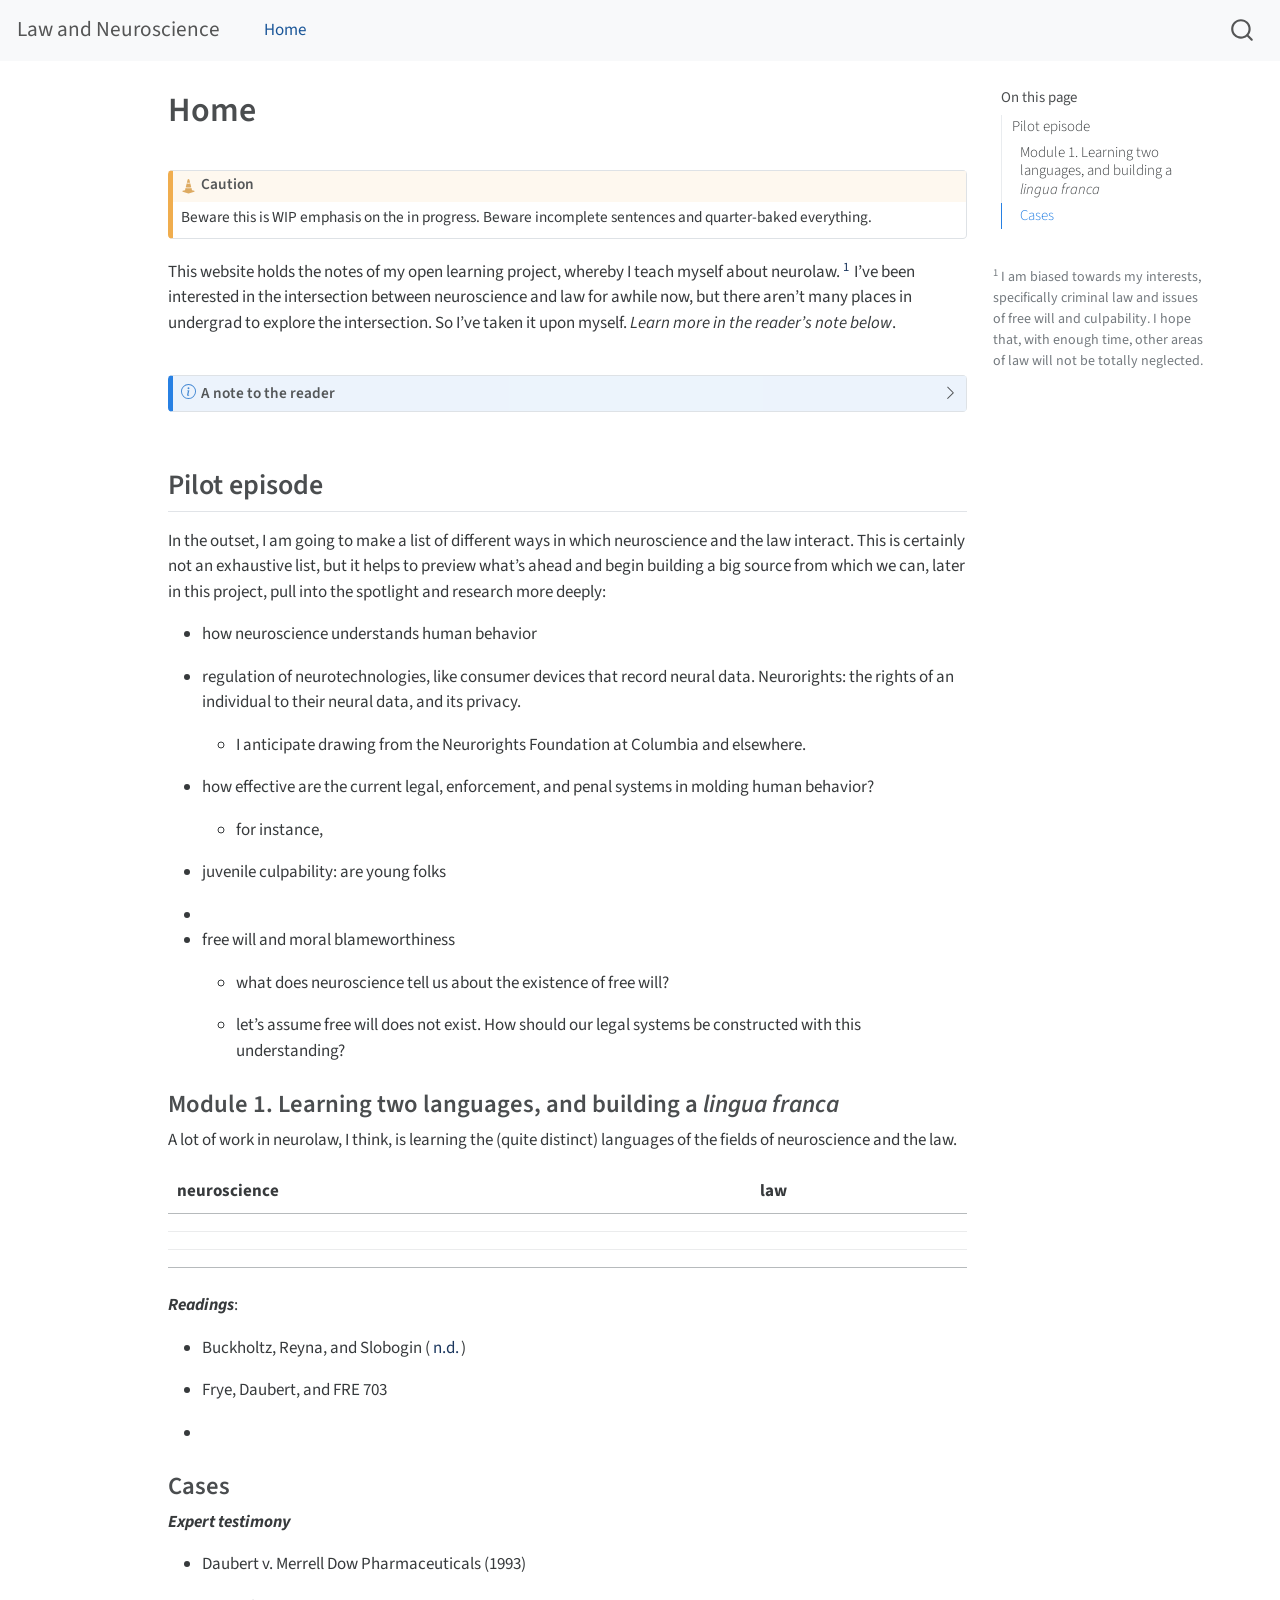
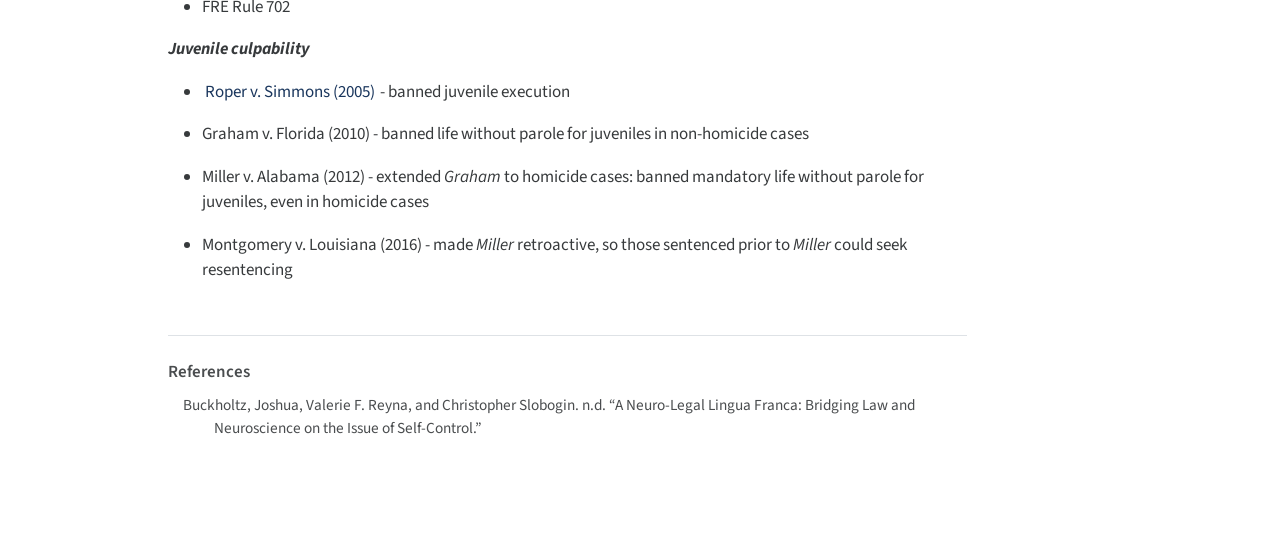
<file: index.html>
<!DOCTYPE html>
<html xmlns="http://www.w3.org/1999/xhtml" lang="en" xml:lang="en"><head>

<meta charset="utf-8">
<meta name="generator" content="quarto-1.3.353">

<meta name="viewport" content="width=device-width, initial-scale=1.0, user-scalable=yes">


<title>Law and Neuroscience - Home</title>
<style>
code{white-space: pre-wrap;}
span.smallcaps{font-variant: small-caps;}
div.columns{display: flex; gap: min(4vw, 1.5em);}
div.column{flex: auto; overflow-x: auto;}
div.hanging-indent{margin-left: 1.5em; text-indent: -1.5em;}
ul.task-list{list-style: none;}
ul.task-list li input[type="checkbox"] {
  width: 0.8em;
  margin: 0 0.8em 0.2em -1em; /* quarto-specific, see https://github.com/quarto-dev/quarto-cli/issues/4556 */ 
  vertical-align: middle;
}
/* CSS for citations */
div.csl-bib-body { }
div.csl-entry {
  clear: both;
}
.hanging-indent div.csl-entry {
  margin-left:2em;
  text-indent:-2em;
}
div.csl-left-margin {
  min-width:2em;
  float:left;
}
div.csl-right-inline {
  margin-left:2em;
  padding-left:1em;
}
div.csl-indent {
  margin-left: 2em;
}</style>


<script src="site_libs/quarto-nav/quarto-nav.js"></script>
<script src="site_libs/quarto-nav/headroom.min.js"></script>
<script src="site_libs/clipboard/clipboard.min.js"></script>
<script src="site_libs/quarto-search/autocomplete.umd.js"></script>
<script src="site_libs/quarto-search/fuse.min.js"></script>
<script src="site_libs/quarto-search/quarto-search.js"></script>
<meta name="quarto:offset" content="./">
<script src="site_libs/quarto-html/quarto.js"></script>
<script src="site_libs/quarto-html/popper.min.js"></script>
<script src="site_libs/quarto-html/tippy.umd.min.js"></script>
<script src="site_libs/quarto-html/anchor.min.js"></script>
<link href="site_libs/quarto-html/tippy.css" rel="stylesheet">
<link href="site_libs/quarto-html/quarto-syntax-highlighting.css" rel="stylesheet" id="quarto-text-highlighting-styles">
<script src="site_libs/bootstrap/bootstrap.min.js"></script>
<link href="site_libs/bootstrap/bootstrap-icons.css" rel="stylesheet">
<link href="site_libs/bootstrap/bootstrap.min.css" rel="stylesheet" id="quarto-bootstrap" data-mode="light">
<script id="quarto-search-options" type="application/json">{
  "location": "navbar",
  "copy-button": false,
  "collapse-after": 3,
  "panel-placement": "end",
  "type": "overlay",
  "limit": 20,
  "language": {
    "search-no-results-text": "No results",
    "search-matching-documents-text": "matching documents",
    "search-copy-link-title": "Copy link to search",
    "search-hide-matches-text": "Hide additional matches",
    "search-more-match-text": "more match in this document",
    "search-more-matches-text": "more matches in this document",
    "search-clear-button-title": "Clear",
    "search-detached-cancel-button-title": "Cancel",
    "search-submit-button-title": "Submit"
  }
}</script>


<link rel="stylesheet" href="styles.css">
</head>

<body class="nav-fixed">

<div id="quarto-search-results"></div>
  <header id="quarto-header" class="headroom fixed-top">
    <nav class="navbar navbar-expand-lg navbar-dark ">
      <div class="navbar-container container-fluid">
      <div class="navbar-brand-container">
    <a class="navbar-brand" href="./index.html">
    <span class="navbar-title">Law and Neuroscience</span>
    </a>
  </div>
            <div id="quarto-search" class="" title="Search"></div>
          <button class="navbar-toggler" type="button" data-bs-toggle="collapse" data-bs-target="#navbarCollapse" aria-controls="navbarCollapse" aria-expanded="false" aria-label="Toggle navigation" onclick="if (window.quartoToggleHeadroom) { window.quartoToggleHeadroom(); }">
  <span class="navbar-toggler-icon"></span>
</button>
          <div class="collapse navbar-collapse" id="navbarCollapse">
            <ul class="navbar-nav navbar-nav-scroll me-auto">
  <li class="nav-item">
    <a class="nav-link active" href="./index.html" rel="" target="" aria-current="page">
 <span class="menu-text">Home</span></a>
  </li>  
</ul>
            <div class="quarto-navbar-tools ms-auto">
</div>
          </div> <!-- /navcollapse -->
      </div> <!-- /container-fluid -->
    </nav>
</header>
<!-- content -->
<div id="quarto-content" class="quarto-container page-columns page-rows-contents page-layout-article page-navbar">
<!-- sidebar -->
<!-- margin-sidebar -->
    <div id="quarto-margin-sidebar" class="sidebar margin-sidebar">
        <nav id="TOC" role="doc-toc" class="toc-active">
    <h2 id="toc-title">On this page</h2>
   
  <ul>
  <li><a href="#pilot-episode" id="toc-pilot-episode" class="nav-link active" data-scroll-target="#pilot-episode">Pilot episode</a>
  <ul class="collapse">
  <li><a href="#module-1.-learning-two-languages-and-building-a-lingua-franca" id="toc-module-1.-learning-two-languages-and-building-a-lingua-franca" class="nav-link" data-scroll-target="#module-1.-learning-two-languages-and-building-a-lingua-franca">Module 1. Learning two languages, and building a <em>lingua franca</em></a></li>
  <li><a href="#cases" id="toc-cases" class="nav-link" data-scroll-target="#cases">Cases</a></li>
  </ul></li>
  </ul>
</nav>
    </div>
<!-- main -->
<main class="content page-columns page-full" id="quarto-document-content">

<header id="title-block-header" class="quarto-title-block default">
<div class="quarto-title">
<h1 class="title">Home</h1>
</div>



<div class="quarto-title-meta">

    
  
    
  </div>
  

</header>

<div class="callout callout-style-default callout-caution callout-titled">
<div class="callout-header d-flex align-content-center">
<div class="callout-icon-container">
<i class="callout-icon"></i>
</div>
<div class="callout-title-container flex-fill">
Caution
</div>
</div>
<div class="callout-body-container callout-body">
<p>Beware this is WIP emphasis on the in progress. Beware incomplete sentences and quarter-baked everything.</p>
</div>
</div>
<div class="page-columns page-full"><p>This website holds the notes of my open learning project, whereby I teach myself about neurolaw.<a href="#fn1" class="footnote-ref" id="fnref1" role="doc-noteref"><sup>1</sup></a> I’ve been interested in the intersection between neuroscience and law for awhile now, but there aren’t many places in undergrad to explore the intersection. So I’ve taken it upon myself. <em>Learn more in the reader’s note below</em>.</p><div class="no-row-height column-margin column-container"><li id="fn1"><p><sup>1</sup>&nbsp;I am biased towards my interests, specifically criminal law and issues of free will and culpability. I hope that, with enough time, other areas of law will not be totally neglected.</p></li></div></div>
<div class="callout callout-style-default callout-note callout-titled">
<div class="callout-header d-flex align-content-center" data-bs-toggle="collapse" data-bs-target=".callout-2-contents" aria-controls="callout-2" aria-expanded="false" aria-label="Toggle callout">
<div class="callout-icon-container">
<i class="callout-icon"></i>
</div>
<div class="callout-title-container flex-fill">
A note to the reader
</div>
<div class="callout-btn-toggle d-inline-block border-0 py-1 ps-1 pe-0 float-end"><i class="callout-toggle"></i></div>
</div>
<div id="callout-2" class="callout-2-contents callout-collapse collapse">
<div class="callout-body-container callout-body">
<p>What you’ll find ahead is a living and growing document reflecting what I’m calling an open learning project: a personal project whereby I take up the task of teaching law &amp; neuroscience to myself.</p>
<p>Prior to arriving to college, I stumbled upon the budding field of fusion between law and neuroscience, neurolaw. Why combine these? In short, they both seek answers to questions about the same thing: how humans behave. And, at first glance, they appear to adopt differing goals: neuroscience, on one hand, aims to describe and explain the (neural, physical) mechanisms behind human behavior. Law, on the other, often dwells in the normative world of behavior: let’s draw boundaries between those behaviors that are acceptable, versus those which are not, and then enforce these boundaries by constraining individual behaviors. So, in short: why not combine them? They’re considering the same human behavior; each field has a great deal of things to learn; and in my view, their historical separation is poor judgment.</p>
<p>The one or two courses whose syllabi promised to teach me something about neurolaw, I sought to take. But the instructor permission system ubiquitous at my uni personally slighted me. Of course, I do not need to wait to be taught: I have an internet connection and a small flame that needs little more than some kindling. And besides, historically, I have had far more fun learning-teaching on my own terms than what the 6 terms of college courses I’ve taken thus far have offered me.</p>
<p>I believe the best way to learn something is to teach it (albeit into the ether, in this instance). So this is what that is: like a college course, but if the professor came on the first day and told the class, I don’t know anything either, let’s explore together. And if the professor and student were one and the same, only individual in that room.</p>
<p>As I said, below is a living document. I take up the never-ending work of making changes, big and small, to what follows. The content may not be refined. That fact may disappoint you, or at least justifiably discourage you from taking my words as biblical, but it is a novel joy for me to embrace such a philosophy of unrefinedness. Alas I have (not so uniquely) succumbed under a self-imposed weight of perfectionism. That which I create must be smoothed into marble before it goes live. I have long grown disdainful of this aspect of my working style, and the “thinly sliced edge” of the present moment is literally the only time I can do something about it. In other words, this project is not a product of my learning; the reverse is more accurate.</p>
<p>happy browsing —</p>
<p>Silas</p>
<p>May 2026</p>
</div>
</div>
</div>
<section id="pilot-episode" class="level2">
<h2 class="anchored" data-anchor-id="pilot-episode">Pilot episode</h2>
<p>In the outset, I am going to make a list of different ways in which neuroscience and the law interact. This is certainly not an exhaustive list, but it helps to preview what’s ahead and begin building a big source from which we can, later in this project, pull into the spotlight and research more deeply:</p>
<ul>
<li><p>how neuroscience understands human behavior</p></li>
<li><p>regulation of neurotechnologies, like consumer devices that record neural data. Neurorights: the rights of an individual to their neural data, and its privacy.</p>
<ul>
<li>I anticipate drawing from the Neurorights Foundation at Columbia and elsewhere.</li>
</ul></li>
<li><p>how effective are the current legal, enforcement, and penal systems in molding human behavior?</p>
<ul>
<li>for instance,</li>
</ul></li>
<li><p>juvenile culpability: are young folks</p></li>
<li></li>
<li><p>free will and moral blameworthiness</p>
<ul>
<li><p>what does neuroscience tell us about the existence of free will?</p></li>
<li><p>let’s assume free will does not exist. How should our legal systems be constructed with this understanding?</p></li>
</ul></li>
</ul>
<section id="module-1.-learning-two-languages-and-building-a-lingua-franca" class="level3">
<h3 class="anchored" data-anchor-id="module-1.-learning-two-languages-and-building-a-lingua-franca">Module 1. Learning two languages, and building a <em>lingua franca</em></h3>
<p>A lot of work in neurolaw, I think, is learning the (quite distinct) languages of the fields of neuroscience and the law.</p>
<table class="table">
<thead>
<tr class="header">
<th>neuroscience</th>
<th>law</th>
</tr>
</thead>
<tbody>
<tr class="odd">
<td></td>
<td></td>
</tr>
<tr class="even">
<td></td>
<td></td>
</tr>
<tr class="odd">
<td></td>
<td></td>
</tr>
</tbody>
</table>
<p><strong><em>Readings</em></strong>:</p>
<ul>
<li><p><span class="citation" data-cites="buckholtz">Buckholtz, Reyna, and Slobogin (<a href="#ref-buckholtz" role="doc-biblioref">n.d.</a>)</span></p></li>
<li><p>Frye, Daubert, and FRE 703</p></li>
<li></li>
</ul>
</section>
<section id="cases" class="level3">
<h3 class="anchored" data-anchor-id="cases">Cases</h3>
<p><strong><em>Expert testimony</em></strong></p>
<ul>
<li><p>Daubert v. Merrell Dow Pharmaceuticals (1993)</p></li>
<li><p>FRE Rule 702</p></li>
</ul>
<p><strong><em>Juvenile culpability</em></strong></p>
<ul>
<li><p><a href="https://lawneuro.github.io/543-US-551">Roper v. Simmons (2005)</a> - banned juvenile execution</p></li>
<li><p>Graham v. Florida (2010) - banned life without parole for juveniles in non-homicide cases</p></li>
<li><p>Miller v. Alabama (2012) - extended <em>Graham</em> to homicide cases: banned mandatory life without parole for juveniles, even in homicide cases</p></li>
<li><p>Montgomery v. Louisiana (2016) - made <em>Miller</em> retroactive, so those sentenced prior to <em>Miller</em> could seek resentencing</p></li>
</ul>



</section>
</section>


<div id="quarto-appendix" class="default"><section class="quarto-appendix-contents" role="doc-bibliography"><h2 class="anchored quarto-appendix-heading">References</h2><div id="refs" class="references csl-bib-body hanging-indent" role="list">
<div id="ref-buckholtz" class="csl-entry" role="listitem">
Buckholtz, Joshua, Valerie F. Reyna, and Christopher Slobogin. n.d. <span>“A Neuro-Legal Lingua Franca: Bridging Law and Neuroscience on the Issue of Self-Control.”</span>
</div>
</div></section></div></main> <!-- /main -->
<script id="quarto-html-after-body" type="application/javascript">
window.document.addEventListener("DOMContentLoaded", function (event) {
  const toggleBodyColorMode = (bsSheetEl) => {
    const mode = bsSheetEl.getAttribute("data-mode");
    const bodyEl = window.document.querySelector("body");
    if (mode === "dark") {
      bodyEl.classList.add("quarto-dark");
      bodyEl.classList.remove("quarto-light");
    } else {
      bodyEl.classList.add("quarto-light");
      bodyEl.classList.remove("quarto-dark");
    }
  }
  const toggleBodyColorPrimary = () => {
    const bsSheetEl = window.document.querySelector("link#quarto-bootstrap");
    if (bsSheetEl) {
      toggleBodyColorMode(bsSheetEl);
    }
  }
  toggleBodyColorPrimary();  
  const icon = "";
  const anchorJS = new window.AnchorJS();
  anchorJS.options = {
    placement: 'right',
    icon: icon
  };
  anchorJS.add('.anchored');
  const isCodeAnnotation = (el) => {
    for (const clz of el.classList) {
      if (clz.startsWith('code-annotation-')) {                     
        return true;
      }
    }
    return false;
  }
  const clipboard = new window.ClipboardJS('.code-copy-button', {
    text: function(trigger) {
      const codeEl = trigger.previousElementSibling.cloneNode(true);
      for (const childEl of codeEl.children) {
        if (isCodeAnnotation(childEl)) {
          childEl.remove();
        }
      }
      return codeEl.innerText;
    }
  });
  clipboard.on('success', function(e) {
    // button target
    const button = e.trigger;
    // don't keep focus
    button.blur();
    // flash "checked"
    button.classList.add('code-copy-button-checked');
    var currentTitle = button.getAttribute("title");
    button.setAttribute("title", "Copied!");
    let tooltip;
    if (window.bootstrap) {
      button.setAttribute("data-bs-toggle", "tooltip");
      button.setAttribute("data-bs-placement", "left");
      button.setAttribute("data-bs-title", "Copied!");
      tooltip = new bootstrap.Tooltip(button, 
        { trigger: "manual", 
          customClass: "code-copy-button-tooltip",
          offset: [0, -8]});
      tooltip.show();    
    }
    setTimeout(function() {
      if (tooltip) {
        tooltip.hide();
        button.removeAttribute("data-bs-title");
        button.removeAttribute("data-bs-toggle");
        button.removeAttribute("data-bs-placement");
      }
      button.setAttribute("title", currentTitle);
      button.classList.remove('code-copy-button-checked');
    }, 1000);
    // clear code selection
    e.clearSelection();
  });
  function tippyHover(el, contentFn) {
    const config = {
      allowHTML: true,
      content: contentFn,
      maxWidth: 500,
      delay: 100,
      arrow: false,
      appendTo: function(el) {
          return el.parentElement;
      },
      interactive: true,
      interactiveBorder: 10,
      theme: 'quarto',
      placement: 'bottom-start'
    };
    window.tippy(el, config); 
  }
  const noterefs = window.document.querySelectorAll('a[role="doc-noteref"]');
  for (var i=0; i<noterefs.length; i++) {
    const ref = noterefs[i];
    tippyHover(ref, function() {
      // use id or data attribute instead here
      let href = ref.getAttribute('data-footnote-href') || ref.getAttribute('href');
      try { href = new URL(href).hash; } catch {}
      const id = href.replace(/^#\/?/, "");
      const note = window.document.getElementById(id);
      return note.innerHTML;
    });
  }
      let selectedAnnoteEl;
      const selectorForAnnotation = ( cell, annotation) => {
        let cellAttr = 'data-code-cell="' + cell + '"';
        let lineAttr = 'data-code-annotation="' +  annotation + '"';
        const selector = 'span[' + cellAttr + '][' + lineAttr + ']';
        return selector;
      }
      const selectCodeLines = (annoteEl) => {
        const doc = window.document;
        const targetCell = annoteEl.getAttribute("data-target-cell");
        const targetAnnotation = annoteEl.getAttribute("data-target-annotation");
        const annoteSpan = window.document.querySelector(selectorForAnnotation(targetCell, targetAnnotation));
        const lines = annoteSpan.getAttribute("data-code-lines").split(",");
        const lineIds = lines.map((line) => {
          return targetCell + "-" + line;
        })
        let top = null;
        let height = null;
        let parent = null;
        if (lineIds.length > 0) {
            //compute the position of the single el (top and bottom and make a div)
            const el = window.document.getElementById(lineIds[0]);
            top = el.offsetTop;
            height = el.offsetHeight;
            parent = el.parentElement.parentElement;
          if (lineIds.length > 1) {
            const lastEl = window.document.getElementById(lineIds[lineIds.length - 1]);
            const bottom = lastEl.offsetTop + lastEl.offsetHeight;
            height = bottom - top;
          }
          if (top !== null && height !== null && parent !== null) {
            // cook up a div (if necessary) and position it 
            let div = window.document.getElementById("code-annotation-line-highlight");
            if (div === null) {
              div = window.document.createElement("div");
              div.setAttribute("id", "code-annotation-line-highlight");
              div.style.position = 'absolute';
              parent.appendChild(div);
            }
            div.style.top = top - 2 + "px";
            div.style.height = height + 4 + "px";
            let gutterDiv = window.document.getElementById("code-annotation-line-highlight-gutter");
            if (gutterDiv === null) {
              gutterDiv = window.document.createElement("div");
              gutterDiv.setAttribute("id", "code-annotation-line-highlight-gutter");
              gutterDiv.style.position = 'absolute';
              const codeCell = window.document.getElementById(targetCell);
              const gutter = codeCell.querySelector('.code-annotation-gutter');
              gutter.appendChild(gutterDiv);
            }
            gutterDiv.style.top = top - 2 + "px";
            gutterDiv.style.height = height + 4 + "px";
          }
          selectedAnnoteEl = annoteEl;
        }
      };
      const unselectCodeLines = () => {
        const elementsIds = ["code-annotation-line-highlight", "code-annotation-line-highlight-gutter"];
        elementsIds.forEach((elId) => {
          const div = window.document.getElementById(elId);
          if (div) {
            div.remove();
          }
        });
        selectedAnnoteEl = undefined;
      };
      // Attach click handler to the DT
      const annoteDls = window.document.querySelectorAll('dt[data-target-cell]');
      for (const annoteDlNode of annoteDls) {
        annoteDlNode.addEventListener('click', (event) => {
          const clickedEl = event.target;
          if (clickedEl !== selectedAnnoteEl) {
            unselectCodeLines();
            const activeEl = window.document.querySelector('dt[data-target-cell].code-annotation-active');
            if (activeEl) {
              activeEl.classList.remove('code-annotation-active');
            }
            selectCodeLines(clickedEl);
            clickedEl.classList.add('code-annotation-active');
          } else {
            // Unselect the line
            unselectCodeLines();
            clickedEl.classList.remove('code-annotation-active');
          }
        });
      }
  const findCites = (el) => {
    const parentEl = el.parentElement;
    if (parentEl) {
      const cites = parentEl.dataset.cites;
      if (cites) {
        return {
          el,
          cites: cites.split(' ')
        };
      } else {
        return findCites(el.parentElement)
      }
    } else {
      return undefined;
    }
  };
  var bibliorefs = window.document.querySelectorAll('a[role="doc-biblioref"]');
  for (var i=0; i<bibliorefs.length; i++) {
    const ref = bibliorefs[i];
    const citeInfo = findCites(ref);
    if (citeInfo) {
      tippyHover(citeInfo.el, function() {
        var popup = window.document.createElement('div');
        citeInfo.cites.forEach(function(cite) {
          var citeDiv = window.document.createElement('div');
          citeDiv.classList.add('hanging-indent');
          citeDiv.classList.add('csl-entry');
          var biblioDiv = window.document.getElementById('ref-' + cite);
          if (biblioDiv) {
            citeDiv.innerHTML = biblioDiv.innerHTML;
          }
          popup.appendChild(citeDiv);
        });
        return popup.innerHTML;
      });
    }
  }
});
</script>
</div> <!-- /content -->



</body></html>
</file>
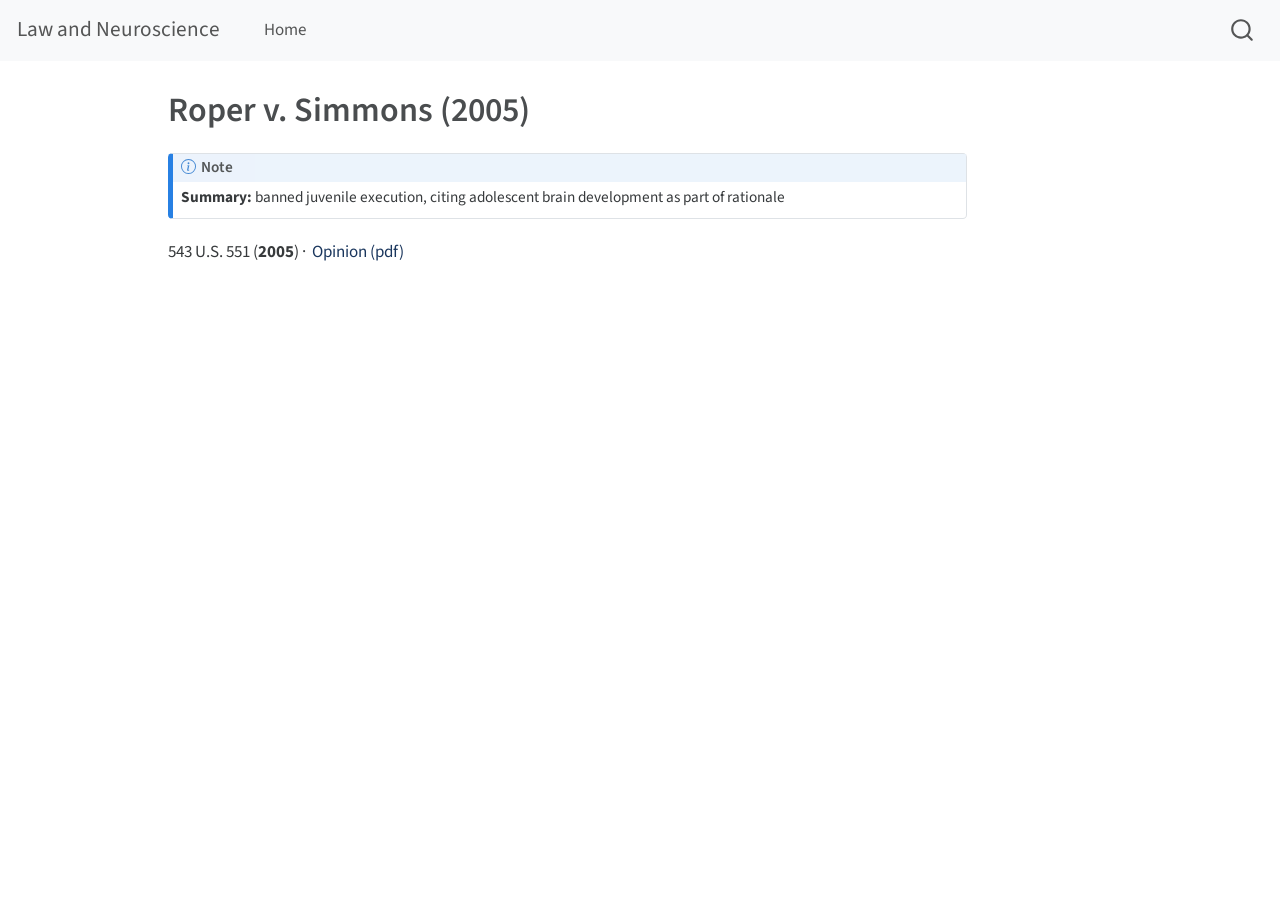
<file: 543-US-551.html>
<!DOCTYPE html>
<html xmlns="http://www.w3.org/1999/xhtml" lang="en" xml:lang="en"><head>

<meta charset="utf-8">
<meta name="generator" content="quarto-1.3.353">

<meta name="viewport" content="width=device-width, initial-scale=1.0, user-scalable=yes">


<title>Law and Neuroscience - Roper v. Simmons (2005)</title>
<style>
code{white-space: pre-wrap;}
span.smallcaps{font-variant: small-caps;}
div.columns{display: flex; gap: min(4vw, 1.5em);}
div.column{flex: auto; overflow-x: auto;}
div.hanging-indent{margin-left: 1.5em; text-indent: -1.5em;}
ul.task-list{list-style: none;}
ul.task-list li input[type="checkbox"] {
  width: 0.8em;
  margin: 0 0.8em 0.2em -1em; /* quarto-specific, see https://github.com/quarto-dev/quarto-cli/issues/4556 */ 
  vertical-align: middle;
}
</style>


<script src="site_libs/quarto-nav/quarto-nav.js"></script>
<script src="site_libs/quarto-nav/headroom.min.js"></script>
<script src="site_libs/clipboard/clipboard.min.js"></script>
<script src="site_libs/quarto-search/autocomplete.umd.js"></script>
<script src="site_libs/quarto-search/fuse.min.js"></script>
<script src="site_libs/quarto-search/quarto-search.js"></script>
<meta name="quarto:offset" content="./">
<script src="site_libs/quarto-html/quarto.js"></script>
<script src="site_libs/quarto-html/popper.min.js"></script>
<script src="site_libs/quarto-html/tippy.umd.min.js"></script>
<script src="site_libs/quarto-html/anchor.min.js"></script>
<link href="site_libs/quarto-html/tippy.css" rel="stylesheet">
<link href="site_libs/quarto-html/quarto-syntax-highlighting.css" rel="stylesheet" id="quarto-text-highlighting-styles">
<script src="site_libs/bootstrap/bootstrap.min.js"></script>
<link href="site_libs/bootstrap/bootstrap-icons.css" rel="stylesheet">
<link href="site_libs/bootstrap/bootstrap.min.css" rel="stylesheet" id="quarto-bootstrap" data-mode="light">
<script id="quarto-search-options" type="application/json">{
  "location": "navbar",
  "copy-button": false,
  "collapse-after": 3,
  "panel-placement": "end",
  "type": "overlay",
  "limit": 20,
  "language": {
    "search-no-results-text": "No results",
    "search-matching-documents-text": "matching documents",
    "search-copy-link-title": "Copy link to search",
    "search-hide-matches-text": "Hide additional matches",
    "search-more-match-text": "more match in this document",
    "search-more-matches-text": "more matches in this document",
    "search-clear-button-title": "Clear",
    "search-detached-cancel-button-title": "Cancel",
    "search-submit-button-title": "Submit"
  }
}</script>


<link rel="stylesheet" href="styles.css">
</head>

<body class="nav-fixed">

<div id="quarto-search-results"></div>
  <header id="quarto-header" class="headroom fixed-top">
    <nav class="navbar navbar-expand-lg navbar-dark ">
      <div class="navbar-container container-fluid">
      <div class="navbar-brand-container">
    <a class="navbar-brand" href="./index.html">
    <span class="navbar-title">Law and Neuroscience</span>
    </a>
  </div>
            <div id="quarto-search" class="" title="Search"></div>
          <button class="navbar-toggler" type="button" data-bs-toggle="collapse" data-bs-target="#navbarCollapse" aria-controls="navbarCollapse" aria-expanded="false" aria-label="Toggle navigation" onclick="if (window.quartoToggleHeadroom) { window.quartoToggleHeadroom(); }">
  <span class="navbar-toggler-icon"></span>
</button>
          <div class="collapse navbar-collapse" id="navbarCollapse">
            <ul class="navbar-nav navbar-nav-scroll me-auto">
  <li class="nav-item">
    <a class="nav-link" href="./index.html" rel="" target="">
 <span class="menu-text">Home</span></a>
  </li>  
</ul>
            <div class="quarto-navbar-tools ms-auto">
</div>
          </div> <!-- /navcollapse -->
      </div> <!-- /container-fluid -->
    </nav>
</header>
<!-- content -->
<div id="quarto-content" class="quarto-container page-columns page-rows-contents page-layout-article page-navbar">
<!-- sidebar -->
<!-- margin-sidebar -->
    <div id="quarto-margin-sidebar" class="sidebar margin-sidebar">
        
    </div>
<!-- main -->
<main class="content" id="quarto-document-content">

<header id="title-block-header" class="quarto-title-block default">
<div class="quarto-title">
<h1 class="title">Roper v. Simmons (2005)</h1>
</div>



<div class="quarto-title-meta">

    
  
    
  </div>
  

</header>

<div class="callout callout-style-default callout-note callout-titled">
<div class="callout-header d-flex align-content-center">
<div class="callout-icon-container">
<i class="callout-icon"></i>
</div>
<div class="callout-title-container flex-fill">
Note
</div>
</div>
<div class="callout-body-container callout-body">
<p><strong>Summary:</strong> banned juvenile execution, citing adolescent brain development as part of rationale</p>
</div>
</div>
<p>543 U.S. 551 (<strong>2005</strong>) · <a href="https://tile.loc.gov/storage-services/service/ll/usrep/usrep543/usrep543551/usrep543551.pdf">Opinion (pdf)</a></p>



</main> <!-- /main -->
<script id="quarto-html-after-body" type="application/javascript">
window.document.addEventListener("DOMContentLoaded", function (event) {
  const toggleBodyColorMode = (bsSheetEl) => {
    const mode = bsSheetEl.getAttribute("data-mode");
    const bodyEl = window.document.querySelector("body");
    if (mode === "dark") {
      bodyEl.classList.add("quarto-dark");
      bodyEl.classList.remove("quarto-light");
    } else {
      bodyEl.classList.add("quarto-light");
      bodyEl.classList.remove("quarto-dark");
    }
  }
  const toggleBodyColorPrimary = () => {
    const bsSheetEl = window.document.querySelector("link#quarto-bootstrap");
    if (bsSheetEl) {
      toggleBodyColorMode(bsSheetEl);
    }
  }
  toggleBodyColorPrimary();  
  const icon = "";
  const anchorJS = new window.AnchorJS();
  anchorJS.options = {
    placement: 'right',
    icon: icon
  };
  anchorJS.add('.anchored');
  const isCodeAnnotation = (el) => {
    for (const clz of el.classList) {
      if (clz.startsWith('code-annotation-')) {                     
        return true;
      }
    }
    return false;
  }
  const clipboard = new window.ClipboardJS('.code-copy-button', {
    text: function(trigger) {
      const codeEl = trigger.previousElementSibling.cloneNode(true);
      for (const childEl of codeEl.children) {
        if (isCodeAnnotation(childEl)) {
          childEl.remove();
        }
      }
      return codeEl.innerText;
    }
  });
  clipboard.on('success', function(e) {
    // button target
    const button = e.trigger;
    // don't keep focus
    button.blur();
    // flash "checked"
    button.classList.add('code-copy-button-checked');
    var currentTitle = button.getAttribute("title");
    button.setAttribute("title", "Copied!");
    let tooltip;
    if (window.bootstrap) {
      button.setAttribute("data-bs-toggle", "tooltip");
      button.setAttribute("data-bs-placement", "left");
      button.setAttribute("data-bs-title", "Copied!");
      tooltip = new bootstrap.Tooltip(button, 
        { trigger: "manual", 
          customClass: "code-copy-button-tooltip",
          offset: [0, -8]});
      tooltip.show();    
    }
    setTimeout(function() {
      if (tooltip) {
        tooltip.hide();
        button.removeAttribute("data-bs-title");
        button.removeAttribute("data-bs-toggle");
        button.removeAttribute("data-bs-placement");
      }
      button.setAttribute("title", currentTitle);
      button.classList.remove('code-copy-button-checked');
    }, 1000);
    // clear code selection
    e.clearSelection();
  });
  function tippyHover(el, contentFn) {
    const config = {
      allowHTML: true,
      content: contentFn,
      maxWidth: 500,
      delay: 100,
      arrow: false,
      appendTo: function(el) {
          return el.parentElement;
      },
      interactive: true,
      interactiveBorder: 10,
      theme: 'quarto',
      placement: 'bottom-start'
    };
    window.tippy(el, config); 
  }
  const noterefs = window.document.querySelectorAll('a[role="doc-noteref"]');
  for (var i=0; i<noterefs.length; i++) {
    const ref = noterefs[i];
    tippyHover(ref, function() {
      // use id or data attribute instead here
      let href = ref.getAttribute('data-footnote-href') || ref.getAttribute('href');
      try { href = new URL(href).hash; } catch {}
      const id = href.replace(/^#\/?/, "");
      const note = window.document.getElementById(id);
      return note.innerHTML;
    });
  }
      let selectedAnnoteEl;
      const selectorForAnnotation = ( cell, annotation) => {
        let cellAttr = 'data-code-cell="' + cell + '"';
        let lineAttr = 'data-code-annotation="' +  annotation + '"';
        const selector = 'span[' + cellAttr + '][' + lineAttr + ']';
        return selector;
      }
      const selectCodeLines = (annoteEl) => {
        const doc = window.document;
        const targetCell = annoteEl.getAttribute("data-target-cell");
        const targetAnnotation = annoteEl.getAttribute("data-target-annotation");
        const annoteSpan = window.document.querySelector(selectorForAnnotation(targetCell, targetAnnotation));
        const lines = annoteSpan.getAttribute("data-code-lines").split(",");
        const lineIds = lines.map((line) => {
          return targetCell + "-" + line;
        })
        let top = null;
        let height = null;
        let parent = null;
        if (lineIds.length > 0) {
            //compute the position of the single el (top and bottom and make a div)
            const el = window.document.getElementById(lineIds[0]);
            top = el.offsetTop;
            height = el.offsetHeight;
            parent = el.parentElement.parentElement;
          if (lineIds.length > 1) {
            const lastEl = window.document.getElementById(lineIds[lineIds.length - 1]);
            const bottom = lastEl.offsetTop + lastEl.offsetHeight;
            height = bottom - top;
          }
          if (top !== null && height !== null && parent !== null) {
            // cook up a div (if necessary) and position it 
            let div = window.document.getElementById("code-annotation-line-highlight");
            if (div === null) {
              div = window.document.createElement("div");
              div.setAttribute("id", "code-annotation-line-highlight");
              div.style.position = 'absolute';
              parent.appendChild(div);
            }
            div.style.top = top - 2 + "px";
            div.style.height = height + 4 + "px";
            let gutterDiv = window.document.getElementById("code-annotation-line-highlight-gutter");
            if (gutterDiv === null) {
              gutterDiv = window.document.createElement("div");
              gutterDiv.setAttribute("id", "code-annotation-line-highlight-gutter");
              gutterDiv.style.position = 'absolute';
              const codeCell = window.document.getElementById(targetCell);
              const gutter = codeCell.querySelector('.code-annotation-gutter');
              gutter.appendChild(gutterDiv);
            }
            gutterDiv.style.top = top - 2 + "px";
            gutterDiv.style.height = height + 4 + "px";
          }
          selectedAnnoteEl = annoteEl;
        }
      };
      const unselectCodeLines = () => {
        const elementsIds = ["code-annotation-line-highlight", "code-annotation-line-highlight-gutter"];
        elementsIds.forEach((elId) => {
          const div = window.document.getElementById(elId);
          if (div) {
            div.remove();
          }
        });
        selectedAnnoteEl = undefined;
      };
      // Attach click handler to the DT
      const annoteDls = window.document.querySelectorAll('dt[data-target-cell]');
      for (const annoteDlNode of annoteDls) {
        annoteDlNode.addEventListener('click', (event) => {
          const clickedEl = event.target;
          if (clickedEl !== selectedAnnoteEl) {
            unselectCodeLines();
            const activeEl = window.document.querySelector('dt[data-target-cell].code-annotation-active');
            if (activeEl) {
              activeEl.classList.remove('code-annotation-active');
            }
            selectCodeLines(clickedEl);
            clickedEl.classList.add('code-annotation-active');
          } else {
            // Unselect the line
            unselectCodeLines();
            clickedEl.classList.remove('code-annotation-active');
          }
        });
      }
  const findCites = (el) => {
    const parentEl = el.parentElement;
    if (parentEl) {
      const cites = parentEl.dataset.cites;
      if (cites) {
        return {
          el,
          cites: cites.split(' ')
        };
      } else {
        return findCites(el.parentElement)
      }
    } else {
      return undefined;
    }
  };
  var bibliorefs = window.document.querySelectorAll('a[role="doc-biblioref"]');
  for (var i=0; i<bibliorefs.length; i++) {
    const ref = bibliorefs[i];
    const citeInfo = findCites(ref);
    if (citeInfo) {
      tippyHover(citeInfo.el, function() {
        var popup = window.document.createElement('div');
        citeInfo.cites.forEach(function(cite) {
          var citeDiv = window.document.createElement('div');
          citeDiv.classList.add('hanging-indent');
          citeDiv.classList.add('csl-entry');
          var biblioDiv = window.document.getElementById('ref-' + cite);
          if (biblioDiv) {
            citeDiv.innerHTML = biblioDiv.innerHTML;
          }
          popup.appendChild(citeDiv);
        });
        return popup.innerHTML;
      });
    }
  }
});
</script>
</div> <!-- /content -->



</body></html>
</file>
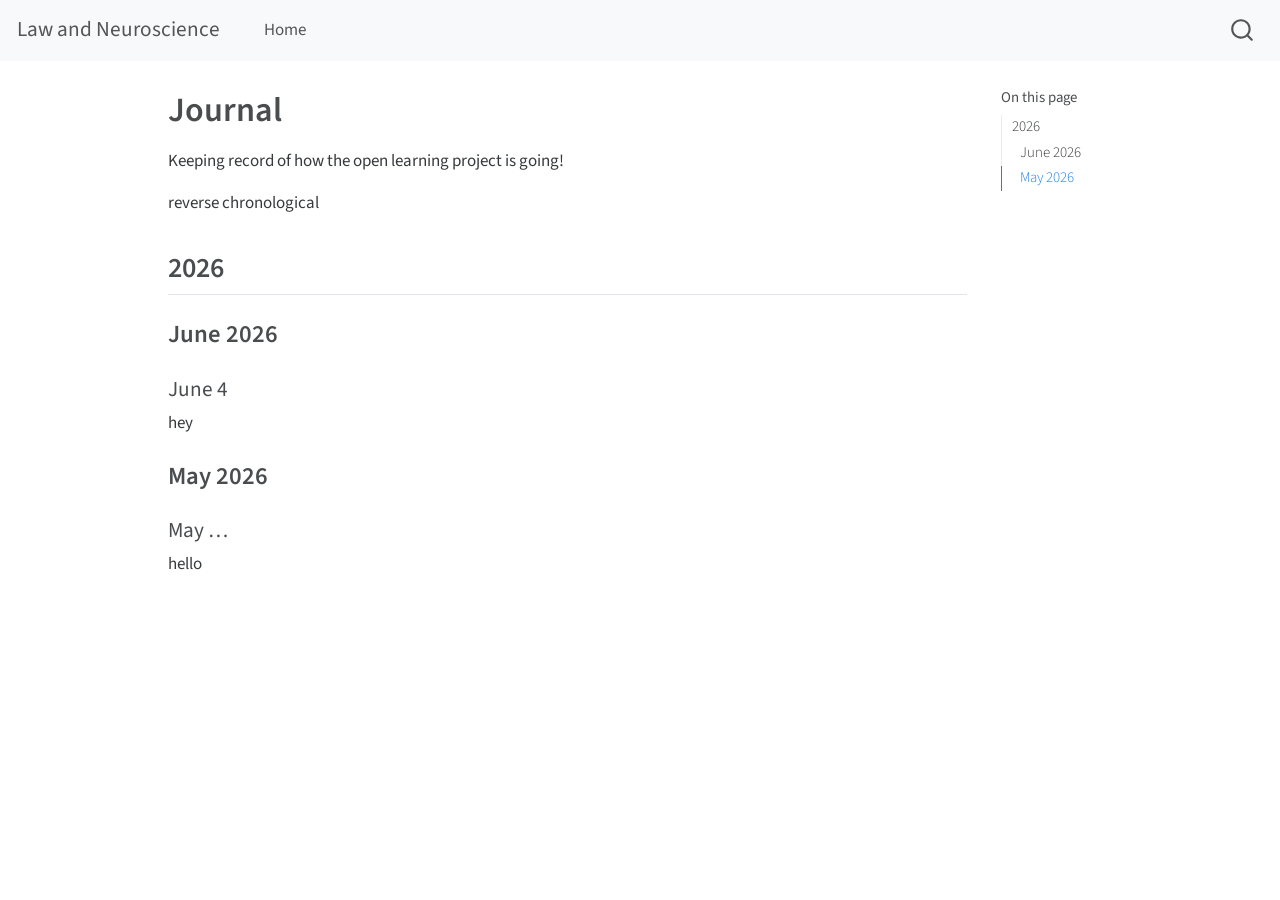
<file: journal.html>
<!DOCTYPE html>
<html xmlns="http://www.w3.org/1999/xhtml" lang="en" xml:lang="en"><head>

<meta charset="utf-8">
<meta name="generator" content="quarto-1.3.353">

<meta name="viewport" content="width=device-width, initial-scale=1.0, user-scalable=yes">


<title>Law and Neuroscience - Journal</title>
<style>
code{white-space: pre-wrap;}
span.smallcaps{font-variant: small-caps;}
div.columns{display: flex; gap: min(4vw, 1.5em);}
div.column{flex: auto; overflow-x: auto;}
div.hanging-indent{margin-left: 1.5em; text-indent: -1.5em;}
ul.task-list{list-style: none;}
ul.task-list li input[type="checkbox"] {
  width: 0.8em;
  margin: 0 0.8em 0.2em -1em; /* quarto-specific, see https://github.com/quarto-dev/quarto-cli/issues/4556 */ 
  vertical-align: middle;
}
</style>


<script src="site_libs/quarto-nav/quarto-nav.js"></script>
<script src="site_libs/quarto-nav/headroom.min.js"></script>
<script src="site_libs/clipboard/clipboard.min.js"></script>
<script src="site_libs/quarto-search/autocomplete.umd.js"></script>
<script src="site_libs/quarto-search/fuse.min.js"></script>
<script src="site_libs/quarto-search/quarto-search.js"></script>
<meta name="quarto:offset" content="./">
<script src="site_libs/quarto-html/quarto.js"></script>
<script src="site_libs/quarto-html/popper.min.js"></script>
<script src="site_libs/quarto-html/tippy.umd.min.js"></script>
<script src="site_libs/quarto-html/anchor.min.js"></script>
<link href="site_libs/quarto-html/tippy.css" rel="stylesheet">
<link href="site_libs/quarto-html/quarto-syntax-highlighting.css" rel="stylesheet" id="quarto-text-highlighting-styles">
<script src="site_libs/bootstrap/bootstrap.min.js"></script>
<link href="site_libs/bootstrap/bootstrap-icons.css" rel="stylesheet">
<link href="site_libs/bootstrap/bootstrap.min.css" rel="stylesheet" id="quarto-bootstrap" data-mode="light">
<script id="quarto-search-options" type="application/json">{
  "location": "navbar",
  "copy-button": false,
  "collapse-after": 3,
  "panel-placement": "end",
  "type": "overlay",
  "limit": 20,
  "language": {
    "search-no-results-text": "No results",
    "search-matching-documents-text": "matching documents",
    "search-copy-link-title": "Copy link to search",
    "search-hide-matches-text": "Hide additional matches",
    "search-more-match-text": "more match in this document",
    "search-more-matches-text": "more matches in this document",
    "search-clear-button-title": "Clear",
    "search-detached-cancel-button-title": "Cancel",
    "search-submit-button-title": "Submit"
  }
}</script>


<link rel="stylesheet" href="styles.css">
</head>

<body class="nav-fixed">

<div id="quarto-search-results"></div>
  <header id="quarto-header" class="headroom fixed-top">
    <nav class="navbar navbar-expand-lg navbar-dark ">
      <div class="navbar-container container-fluid">
      <div class="navbar-brand-container">
    <a class="navbar-brand" href="./index.html">
    <span class="navbar-title">Law and Neuroscience</span>
    </a>
  </div>
            <div id="quarto-search" class="" title="Search"></div>
          <button class="navbar-toggler" type="button" data-bs-toggle="collapse" data-bs-target="#navbarCollapse" aria-controls="navbarCollapse" aria-expanded="false" aria-label="Toggle navigation" onclick="if (window.quartoToggleHeadroom) { window.quartoToggleHeadroom(); }">
  <span class="navbar-toggler-icon"></span>
</button>
          <div class="collapse navbar-collapse" id="navbarCollapse">
            <ul class="navbar-nav navbar-nav-scroll me-auto">
  <li class="nav-item">
    <a class="nav-link" href="./index.html" rel="" target="">
 <span class="menu-text">Home</span></a>
  </li>  
</ul>
            <div class="quarto-navbar-tools ms-auto">
</div>
          </div> <!-- /navcollapse -->
      </div> <!-- /container-fluid -->
    </nav>
</header>
<!-- content -->
<div id="quarto-content" class="quarto-container page-columns page-rows-contents page-layout-article page-navbar">
<!-- sidebar -->
<!-- margin-sidebar -->
    <div id="quarto-margin-sidebar" class="sidebar margin-sidebar">
        <nav id="TOC" role="doc-toc" class="toc-active">
    <h2 id="toc-title">On this page</h2>
   
  <ul>
  <li><a href="#section" id="toc-section" class="nav-link active" data-scroll-target="#section">2026</a>
  <ul class="collapse">
  <li><a href="#june-2026" id="toc-june-2026" class="nav-link" data-scroll-target="#june-2026">June 2026</a></li>
  <li><a href="#may-2026" id="toc-may-2026" class="nav-link" data-scroll-target="#may-2026">May 2026</a></li>
  </ul></li>
  </ul>
</nav>
    </div>
<!-- main -->
<main class="content" id="quarto-document-content">

<header id="title-block-header" class="quarto-title-block default">
<div class="quarto-title">
<h1 class="title">Journal</h1>
</div>



<div class="quarto-title-meta">

    
  
    
  </div>
  

</header>

<p>Keeping record of how the open learning project is going!</p>
<p>reverse chronological</p>
<section id="section" class="level2">
<h2 class="anchored" data-anchor-id="section">2026</h2>
<section id="june-2026" class="level3">
<h3 class="anchored" data-anchor-id="june-2026">June 2026</h3>
<section id="june-4" class="level4">
<h4 class="anchored" data-anchor-id="june-4">June 4</h4>
<p>hey</p>
</section>
</section>
<section id="may-2026" class="level3">
<h3 class="anchored" data-anchor-id="may-2026">May 2026</h3>
<section id="may" class="level4">
<h4 class="anchored" data-anchor-id="may">May …</h4>
<p>hello</p>


</section>
</section>
</section>

</main> <!-- /main -->
<script id="quarto-html-after-body" type="application/javascript">
window.document.addEventListener("DOMContentLoaded", function (event) {
  const toggleBodyColorMode = (bsSheetEl) => {
    const mode = bsSheetEl.getAttribute("data-mode");
    const bodyEl = window.document.querySelector("body");
    if (mode === "dark") {
      bodyEl.classList.add("quarto-dark");
      bodyEl.classList.remove("quarto-light");
    } else {
      bodyEl.classList.add("quarto-light");
      bodyEl.classList.remove("quarto-dark");
    }
  }
  const toggleBodyColorPrimary = () => {
    const bsSheetEl = window.document.querySelector("link#quarto-bootstrap");
    if (bsSheetEl) {
      toggleBodyColorMode(bsSheetEl);
    }
  }
  toggleBodyColorPrimary();  
  const icon = "";
  const anchorJS = new window.AnchorJS();
  anchorJS.options = {
    placement: 'right',
    icon: icon
  };
  anchorJS.add('.anchored');
  const isCodeAnnotation = (el) => {
    for (const clz of el.classList) {
      if (clz.startsWith('code-annotation-')) {                     
        return true;
      }
    }
    return false;
  }
  const clipboard = new window.ClipboardJS('.code-copy-button', {
    text: function(trigger) {
      const codeEl = trigger.previousElementSibling.cloneNode(true);
      for (const childEl of codeEl.children) {
        if (isCodeAnnotation(childEl)) {
          childEl.remove();
        }
      }
      return codeEl.innerText;
    }
  });
  clipboard.on('success', function(e) {
    // button target
    const button = e.trigger;
    // don't keep focus
    button.blur();
    // flash "checked"
    button.classList.add('code-copy-button-checked');
    var currentTitle = button.getAttribute("title");
    button.setAttribute("title", "Copied!");
    let tooltip;
    if (window.bootstrap) {
      button.setAttribute("data-bs-toggle", "tooltip");
      button.setAttribute("data-bs-placement", "left");
      button.setAttribute("data-bs-title", "Copied!");
      tooltip = new bootstrap.Tooltip(button, 
        { trigger: "manual", 
          customClass: "code-copy-button-tooltip",
          offset: [0, -8]});
      tooltip.show();    
    }
    setTimeout(function() {
      if (tooltip) {
        tooltip.hide();
        button.removeAttribute("data-bs-title");
        button.removeAttribute("data-bs-toggle");
        button.removeAttribute("data-bs-placement");
      }
      button.setAttribute("title", currentTitle);
      button.classList.remove('code-copy-button-checked');
    }, 1000);
    // clear code selection
    e.clearSelection();
  });
  function tippyHover(el, contentFn) {
    const config = {
      allowHTML: true,
      content: contentFn,
      maxWidth: 500,
      delay: 100,
      arrow: false,
      appendTo: function(el) {
          return el.parentElement;
      },
      interactive: true,
      interactiveBorder: 10,
      theme: 'quarto',
      placement: 'bottom-start'
    };
    window.tippy(el, config); 
  }
  const noterefs = window.document.querySelectorAll('a[role="doc-noteref"]');
  for (var i=0; i<noterefs.length; i++) {
    const ref = noterefs[i];
    tippyHover(ref, function() {
      // use id or data attribute instead here
      let href = ref.getAttribute('data-footnote-href') || ref.getAttribute('href');
      try { href = new URL(href).hash; } catch {}
      const id = href.replace(/^#\/?/, "");
      const note = window.document.getElementById(id);
      return note.innerHTML;
    });
  }
      let selectedAnnoteEl;
      const selectorForAnnotation = ( cell, annotation) => {
        let cellAttr = 'data-code-cell="' + cell + '"';
        let lineAttr = 'data-code-annotation="' +  annotation + '"';
        const selector = 'span[' + cellAttr + '][' + lineAttr + ']';
        return selector;
      }
      const selectCodeLines = (annoteEl) => {
        const doc = window.document;
        const targetCell = annoteEl.getAttribute("data-target-cell");
        const targetAnnotation = annoteEl.getAttribute("data-target-annotation");
        const annoteSpan = window.document.querySelector(selectorForAnnotation(targetCell, targetAnnotation));
        const lines = annoteSpan.getAttribute("data-code-lines").split(",");
        const lineIds = lines.map((line) => {
          return targetCell + "-" + line;
        })
        let top = null;
        let height = null;
        let parent = null;
        if (lineIds.length > 0) {
            //compute the position of the single el (top and bottom and make a div)
            const el = window.document.getElementById(lineIds[0]);
            top = el.offsetTop;
            height = el.offsetHeight;
            parent = el.parentElement.parentElement;
          if (lineIds.length > 1) {
            const lastEl = window.document.getElementById(lineIds[lineIds.length - 1]);
            const bottom = lastEl.offsetTop + lastEl.offsetHeight;
            height = bottom - top;
          }
          if (top !== null && height !== null && parent !== null) {
            // cook up a div (if necessary) and position it 
            let div = window.document.getElementById("code-annotation-line-highlight");
            if (div === null) {
              div = window.document.createElement("div");
              div.setAttribute("id", "code-annotation-line-highlight");
              div.style.position = 'absolute';
              parent.appendChild(div);
            }
            div.style.top = top - 2 + "px";
            div.style.height = height + 4 + "px";
            let gutterDiv = window.document.getElementById("code-annotation-line-highlight-gutter");
            if (gutterDiv === null) {
              gutterDiv = window.document.createElement("div");
              gutterDiv.setAttribute("id", "code-annotation-line-highlight-gutter");
              gutterDiv.style.position = 'absolute';
              const codeCell = window.document.getElementById(targetCell);
              const gutter = codeCell.querySelector('.code-annotation-gutter');
              gutter.appendChild(gutterDiv);
            }
            gutterDiv.style.top = top - 2 + "px";
            gutterDiv.style.height = height + 4 + "px";
          }
          selectedAnnoteEl = annoteEl;
        }
      };
      const unselectCodeLines = () => {
        const elementsIds = ["code-annotation-line-highlight", "code-annotation-line-highlight-gutter"];
        elementsIds.forEach((elId) => {
          const div = window.document.getElementById(elId);
          if (div) {
            div.remove();
          }
        });
        selectedAnnoteEl = undefined;
      };
      // Attach click handler to the DT
      const annoteDls = window.document.querySelectorAll('dt[data-target-cell]');
      for (const annoteDlNode of annoteDls) {
        annoteDlNode.addEventListener('click', (event) => {
          const clickedEl = event.target;
          if (clickedEl !== selectedAnnoteEl) {
            unselectCodeLines();
            const activeEl = window.document.querySelector('dt[data-target-cell].code-annotation-active');
            if (activeEl) {
              activeEl.classList.remove('code-annotation-active');
            }
            selectCodeLines(clickedEl);
            clickedEl.classList.add('code-annotation-active');
          } else {
            // Unselect the line
            unselectCodeLines();
            clickedEl.classList.remove('code-annotation-active');
          }
        });
      }
  const findCites = (el) => {
    const parentEl = el.parentElement;
    if (parentEl) {
      const cites = parentEl.dataset.cites;
      if (cites) {
        return {
          el,
          cites: cites.split(' ')
        };
      } else {
        return findCites(el.parentElement)
      }
    } else {
      return undefined;
    }
  };
  var bibliorefs = window.document.querySelectorAll('a[role="doc-biblioref"]');
  for (var i=0; i<bibliorefs.length; i++) {
    const ref = bibliorefs[i];
    const citeInfo = findCites(ref);
    if (citeInfo) {
      tippyHover(citeInfo.el, function() {
        var popup = window.document.createElement('div');
        citeInfo.cites.forEach(function(cite) {
          var citeDiv = window.document.createElement('div');
          citeDiv.classList.add('hanging-indent');
          citeDiv.classList.add('csl-entry');
          var biblioDiv = window.document.getElementById('ref-' + cite);
          if (biblioDiv) {
            citeDiv.innerHTML = biblioDiv.innerHTML;
          }
          popup.appendChild(citeDiv);
        });
        return popup.innerHTML;
      });
    }
  }
});
</script>
</div> <!-- /content -->



</body></html>
</file>
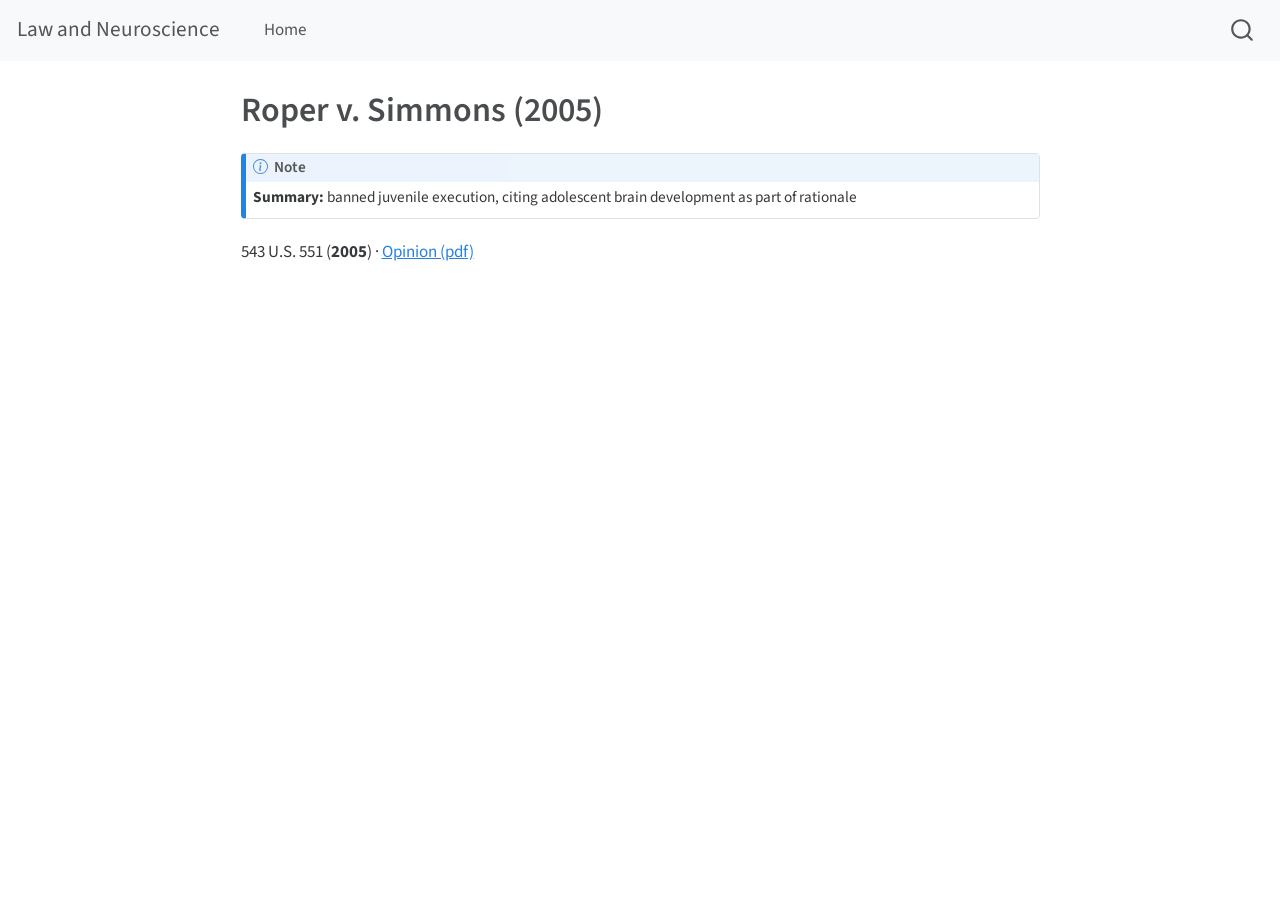
<file: roper-simons-2005.html>
<!DOCTYPE html>
<html xmlns="http://www.w3.org/1999/xhtml" lang="en" xml:lang="en"><head>

<meta charset="utf-8">
<meta name="generator" content="quarto-1.3.353">

<meta name="viewport" content="width=device-width, initial-scale=1.0, user-scalable=yes">


<title>Law and Neuroscience - Roper v. Simmons (2005)</title>
<style>
code{white-space: pre-wrap;}
span.smallcaps{font-variant: small-caps;}
div.columns{display: flex; gap: min(4vw, 1.5em);}
div.column{flex: auto; overflow-x: auto;}
div.hanging-indent{margin-left: 1.5em; text-indent: -1.5em;}
ul.task-list{list-style: none;}
ul.task-list li input[type="checkbox"] {
  width: 0.8em;
  margin: 0 0.8em 0.2em -1em; /* quarto-specific, see https://github.com/quarto-dev/quarto-cli/issues/4556 */ 
  vertical-align: middle;
}
</style>


<script src="site_libs/quarto-nav/quarto-nav.js"></script>
<script src="site_libs/quarto-nav/headroom.min.js"></script>
<script src="site_libs/clipboard/clipboard.min.js"></script>
<script src="site_libs/quarto-search/autocomplete.umd.js"></script>
<script src="site_libs/quarto-search/fuse.min.js"></script>
<script src="site_libs/quarto-search/quarto-search.js"></script>
<meta name="quarto:offset" content="./">
<script src="site_libs/quarto-html/quarto.js"></script>
<script src="site_libs/quarto-html/popper.min.js"></script>
<script src="site_libs/quarto-html/tippy.umd.min.js"></script>
<script src="site_libs/quarto-html/anchor.min.js"></script>
<link href="site_libs/quarto-html/tippy.css" rel="stylesheet">
<link href="site_libs/quarto-html/quarto-syntax-highlighting.css" rel="stylesheet" id="quarto-text-highlighting-styles">
<script src="site_libs/bootstrap/bootstrap.min.js"></script>
<link href="site_libs/bootstrap/bootstrap-icons.css" rel="stylesheet">
<link href="site_libs/bootstrap/bootstrap.min.css" rel="stylesheet" id="quarto-bootstrap" data-mode="light">
<script id="quarto-search-options" type="application/json">{
  "location": "navbar",
  "copy-button": false,
  "collapse-after": 3,
  "panel-placement": "end",
  "type": "overlay",
  "limit": 20,
  "language": {
    "search-no-results-text": "No results",
    "search-matching-documents-text": "matching documents",
    "search-copy-link-title": "Copy link to search",
    "search-hide-matches-text": "Hide additional matches",
    "search-more-match-text": "more match in this document",
    "search-more-matches-text": "more matches in this document",
    "search-clear-button-title": "Clear",
    "search-detached-cancel-button-title": "Cancel",
    "search-submit-button-title": "Submit"
  }
}</script>


</head>

<body class="nav-fixed fullcontent">

<div id="quarto-search-results"></div>
  <header id="quarto-header" class="headroom fixed-top">
    <nav class="navbar navbar-expand-lg navbar-dark ">
      <div class="navbar-container container-fluid">
      <div class="navbar-brand-container">
    <a class="navbar-brand" href="./index.html">
    <span class="navbar-title">Law and Neuroscience</span>
    </a>
  </div>
            <div id="quarto-search" class="" title="Search"></div>
          <button class="navbar-toggler" type="button" data-bs-toggle="collapse" data-bs-target="#navbarCollapse" aria-controls="navbarCollapse" aria-expanded="false" aria-label="Toggle navigation" onclick="if (window.quartoToggleHeadroom) { window.quartoToggleHeadroom(); }">
  <span class="navbar-toggler-icon"></span>
</button>
          <div class="collapse navbar-collapse" id="navbarCollapse">
            <ul class="navbar-nav navbar-nav-scroll me-auto">
  <li class="nav-item">
    <a class="nav-link" href="./index.html" rel="" target="">
 <span class="menu-text">Home</span></a>
  </li>  
</ul>
            <div class="quarto-navbar-tools ms-auto">
</div>
          </div> <!-- /navcollapse -->
      </div> <!-- /container-fluid -->
    </nav>
</header>
<!-- content -->
<div id="quarto-content" class="quarto-container page-columns page-rows-contents page-layout-article page-navbar">
<!-- sidebar -->
<!-- margin-sidebar -->
    
<!-- main -->
<main class="content" id="quarto-document-content">

<header id="title-block-header" class="quarto-title-block default">
<div class="quarto-title">
<h1 class="title">Roper v. Simmons (2005)</h1>
</div>



<div class="quarto-title-meta">

    
  
    
  </div>
  

</header>

<div class="callout callout-style-default callout-note callout-titled">
<div class="callout-header d-flex align-content-center">
<div class="callout-icon-container">
<i class="callout-icon"></i>
</div>
<div class="callout-title-container flex-fill">
Note
</div>
</div>
<div class="callout-body-container callout-body">
<p><strong>Summary:</strong> banned juvenile execution, citing adolescent brain development as part of rationale</p>
</div>
</div>
<p>543 U.S. 551 (<strong>2005</strong>) · <a href="https://tile.loc.gov/storage-services/service/ll/usrep/usrep543/usrep543551/usrep543551.pdf">Opinion (pdf)</a></p>



</main> <!-- /main -->
<script id="quarto-html-after-body" type="application/javascript">
window.document.addEventListener("DOMContentLoaded", function (event) {
  const toggleBodyColorMode = (bsSheetEl) => {
    const mode = bsSheetEl.getAttribute("data-mode");
    const bodyEl = window.document.querySelector("body");
    if (mode === "dark") {
      bodyEl.classList.add("quarto-dark");
      bodyEl.classList.remove("quarto-light");
    } else {
      bodyEl.classList.add("quarto-light");
      bodyEl.classList.remove("quarto-dark");
    }
  }
  const toggleBodyColorPrimary = () => {
    const bsSheetEl = window.document.querySelector("link#quarto-bootstrap");
    if (bsSheetEl) {
      toggleBodyColorMode(bsSheetEl);
    }
  }
  toggleBodyColorPrimary();  
  const icon = "";
  const anchorJS = new window.AnchorJS();
  anchorJS.options = {
    placement: 'right',
    icon: icon
  };
  anchorJS.add('.anchored');
  const isCodeAnnotation = (el) => {
    for (const clz of el.classList) {
      if (clz.startsWith('code-annotation-')) {                     
        return true;
      }
    }
    return false;
  }
  const clipboard = new window.ClipboardJS('.code-copy-button', {
    text: function(trigger) {
      const codeEl = trigger.previousElementSibling.cloneNode(true);
      for (const childEl of codeEl.children) {
        if (isCodeAnnotation(childEl)) {
          childEl.remove();
        }
      }
      return codeEl.innerText;
    }
  });
  clipboard.on('success', function(e) {
    // button target
    const button = e.trigger;
    // don't keep focus
    button.blur();
    // flash "checked"
    button.classList.add('code-copy-button-checked');
    var currentTitle = button.getAttribute("title");
    button.setAttribute("title", "Copied!");
    let tooltip;
    if (window.bootstrap) {
      button.setAttribute("data-bs-toggle", "tooltip");
      button.setAttribute("data-bs-placement", "left");
      button.setAttribute("data-bs-title", "Copied!");
      tooltip = new bootstrap.Tooltip(button, 
        { trigger: "manual", 
          customClass: "code-copy-button-tooltip",
          offset: [0, -8]});
      tooltip.show();    
    }
    setTimeout(function() {
      if (tooltip) {
        tooltip.hide();
        button.removeAttribute("data-bs-title");
        button.removeAttribute("data-bs-toggle");
        button.removeAttribute("data-bs-placement");
      }
      button.setAttribute("title", currentTitle);
      button.classList.remove('code-copy-button-checked');
    }, 1000);
    // clear code selection
    e.clearSelection();
  });
  function tippyHover(el, contentFn) {
    const config = {
      allowHTML: true,
      content: contentFn,
      maxWidth: 500,
      delay: 100,
      arrow: false,
      appendTo: function(el) {
          return el.parentElement;
      },
      interactive: true,
      interactiveBorder: 10,
      theme: 'quarto',
      placement: 'bottom-start'
    };
    window.tippy(el, config); 
  }
  const noterefs = window.document.querySelectorAll('a[role="doc-noteref"]');
  for (var i=0; i<noterefs.length; i++) {
    const ref = noterefs[i];
    tippyHover(ref, function() {
      // use id or data attribute instead here
      let href = ref.getAttribute('data-footnote-href') || ref.getAttribute('href');
      try { href = new URL(href).hash; } catch {}
      const id = href.replace(/^#\/?/, "");
      const note = window.document.getElementById(id);
      return note.innerHTML;
    });
  }
      let selectedAnnoteEl;
      const selectorForAnnotation = ( cell, annotation) => {
        let cellAttr = 'data-code-cell="' + cell + '"';
        let lineAttr = 'data-code-annotation="' +  annotation + '"';
        const selector = 'span[' + cellAttr + '][' + lineAttr + ']';
        return selector;
      }
      const selectCodeLines = (annoteEl) => {
        const doc = window.document;
        const targetCell = annoteEl.getAttribute("data-target-cell");
        const targetAnnotation = annoteEl.getAttribute("data-target-annotation");
        const annoteSpan = window.document.querySelector(selectorForAnnotation(targetCell, targetAnnotation));
        const lines = annoteSpan.getAttribute("data-code-lines").split(",");
        const lineIds = lines.map((line) => {
          return targetCell + "-" + line;
        })
        let top = null;
        let height = null;
        let parent = null;
        if (lineIds.length > 0) {
            //compute the position of the single el (top and bottom and make a div)
            const el = window.document.getElementById(lineIds[0]);
            top = el.offsetTop;
            height = el.offsetHeight;
            parent = el.parentElement.parentElement;
          if (lineIds.length > 1) {
            const lastEl = window.document.getElementById(lineIds[lineIds.length - 1]);
            const bottom = lastEl.offsetTop + lastEl.offsetHeight;
            height = bottom - top;
          }
          if (top !== null && height !== null && parent !== null) {
            // cook up a div (if necessary) and position it 
            let div = window.document.getElementById("code-annotation-line-highlight");
            if (div === null) {
              div = window.document.createElement("div");
              div.setAttribute("id", "code-annotation-line-highlight");
              div.style.position = 'absolute';
              parent.appendChild(div);
            }
            div.style.top = top - 2 + "px";
            div.style.height = height + 4 + "px";
            let gutterDiv = window.document.getElementById("code-annotation-line-highlight-gutter");
            if (gutterDiv === null) {
              gutterDiv = window.document.createElement("div");
              gutterDiv.setAttribute("id", "code-annotation-line-highlight-gutter");
              gutterDiv.style.position = 'absolute';
              const codeCell = window.document.getElementById(targetCell);
              const gutter = codeCell.querySelector('.code-annotation-gutter');
              gutter.appendChild(gutterDiv);
            }
            gutterDiv.style.top = top - 2 + "px";
            gutterDiv.style.height = height + 4 + "px";
          }
          selectedAnnoteEl = annoteEl;
        }
      };
      const unselectCodeLines = () => {
        const elementsIds = ["code-annotation-line-highlight", "code-annotation-line-highlight-gutter"];
        elementsIds.forEach((elId) => {
          const div = window.document.getElementById(elId);
          if (div) {
            div.remove();
          }
        });
        selectedAnnoteEl = undefined;
      };
      // Attach click handler to the DT
      const annoteDls = window.document.querySelectorAll('dt[data-target-cell]');
      for (const annoteDlNode of annoteDls) {
        annoteDlNode.addEventListener('click', (event) => {
          const clickedEl = event.target;
          if (clickedEl !== selectedAnnoteEl) {
            unselectCodeLines();
            const activeEl = window.document.querySelector('dt[data-target-cell].code-annotation-active');
            if (activeEl) {
              activeEl.classList.remove('code-annotation-active');
            }
            selectCodeLines(clickedEl);
            clickedEl.classList.add('code-annotation-active');
          } else {
            // Unselect the line
            unselectCodeLines();
            clickedEl.classList.remove('code-annotation-active');
          }
        });
      }
  const findCites = (el) => {
    const parentEl = el.parentElement;
    if (parentEl) {
      const cites = parentEl.dataset.cites;
      if (cites) {
        return {
          el,
          cites: cites.split(' ')
        };
      } else {
        return findCites(el.parentElement)
      }
    } else {
      return undefined;
    }
  };
  var bibliorefs = window.document.querySelectorAll('a[role="doc-biblioref"]');
  for (var i=0; i<bibliorefs.length; i++) {
    const ref = bibliorefs[i];
    const citeInfo = findCites(ref);
    if (citeInfo) {
      tippyHover(citeInfo.el, function() {
        var popup = window.document.createElement('div');
        citeInfo.cites.forEach(function(cite) {
          var citeDiv = window.document.createElement('div');
          citeDiv.classList.add('hanging-indent');
          citeDiv.classList.add('csl-entry');
          var biblioDiv = window.document.getElementById('ref-' + cite);
          if (biblioDiv) {
            citeDiv.innerHTML = biblioDiv.innerHTML;
          }
          popup.appendChild(citeDiv);
        });
        return popup.innerHTML;
      });
    }
  }
});
</script>
</div> <!-- /content -->



</body></html>
</file>
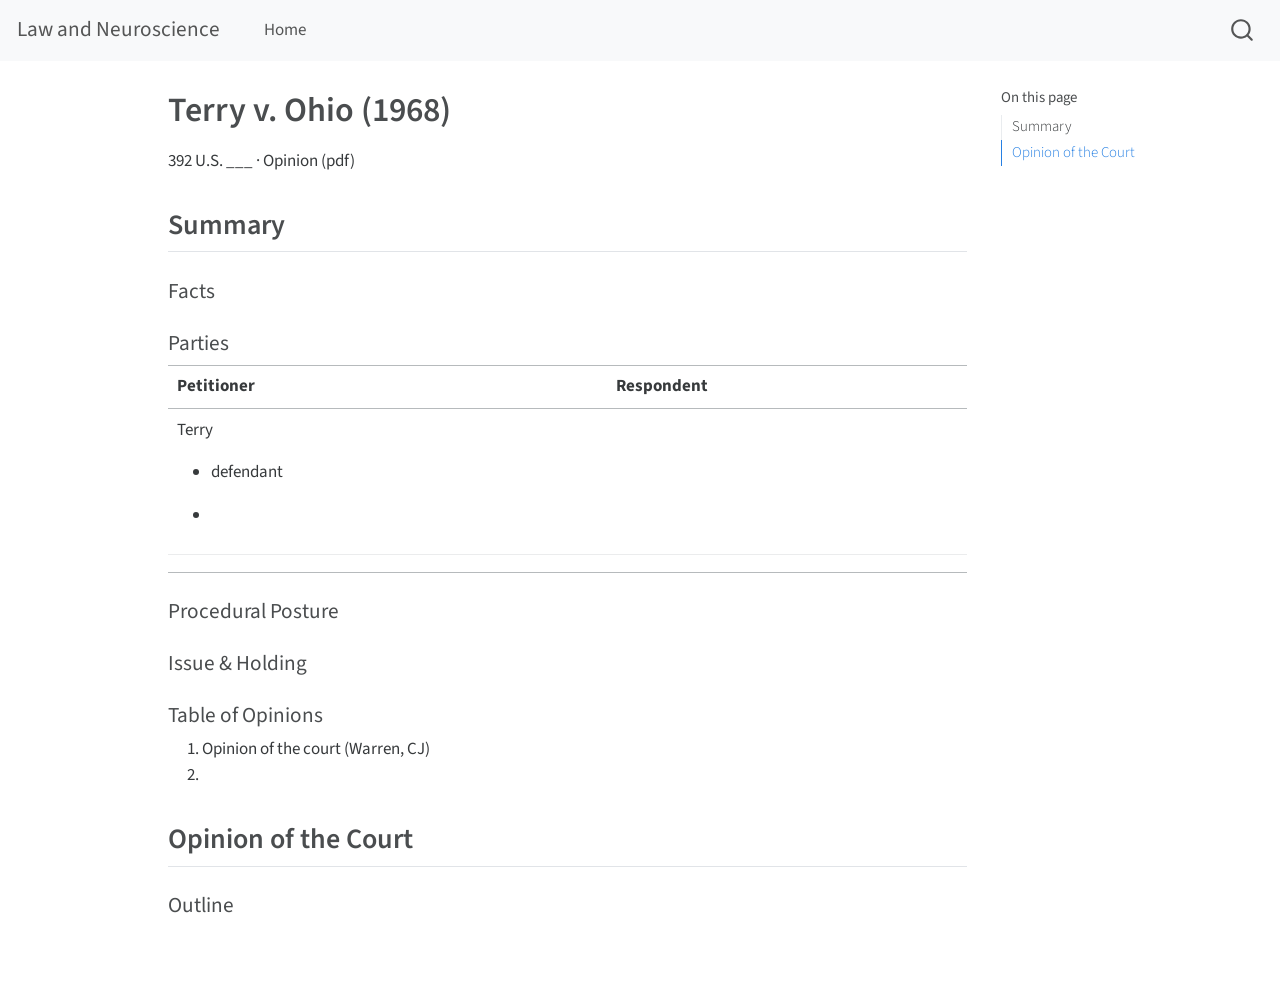
<file: terry-ohio.html>
<!DOCTYPE html>
<html xmlns="http://www.w3.org/1999/xhtml" lang="en" xml:lang="en"><head>

<meta charset="utf-8">
<meta name="generator" content="quarto-1.3.353">

<meta name="viewport" content="width=device-width, initial-scale=1.0, user-scalable=yes">


<title>Law and Neuroscience - Terry v. Ohio (1968)</title>
<style>
code{white-space: pre-wrap;}
span.smallcaps{font-variant: small-caps;}
div.columns{display: flex; gap: min(4vw, 1.5em);}
div.column{flex: auto; overflow-x: auto;}
div.hanging-indent{margin-left: 1.5em; text-indent: -1.5em;}
ul.task-list{list-style: none;}
ul.task-list li input[type="checkbox"] {
  width: 0.8em;
  margin: 0 0.8em 0.2em -1em; /* quarto-specific, see https://github.com/quarto-dev/quarto-cli/issues/4556 */ 
  vertical-align: middle;
}
</style>


<script src="site_libs/quarto-nav/quarto-nav.js"></script>
<script src="site_libs/quarto-nav/headroom.min.js"></script>
<script src="site_libs/clipboard/clipboard.min.js"></script>
<script src="site_libs/quarto-search/autocomplete.umd.js"></script>
<script src="site_libs/quarto-search/fuse.min.js"></script>
<script src="site_libs/quarto-search/quarto-search.js"></script>
<meta name="quarto:offset" content="./">
<script src="site_libs/quarto-html/quarto.js"></script>
<script src="site_libs/quarto-html/popper.min.js"></script>
<script src="site_libs/quarto-html/tippy.umd.min.js"></script>
<script src="site_libs/quarto-html/anchor.min.js"></script>
<link href="site_libs/quarto-html/tippy.css" rel="stylesheet">
<link href="site_libs/quarto-html/quarto-syntax-highlighting.css" rel="stylesheet" id="quarto-text-highlighting-styles">
<script src="site_libs/bootstrap/bootstrap.min.js"></script>
<link href="site_libs/bootstrap/bootstrap-icons.css" rel="stylesheet">
<link href="site_libs/bootstrap/bootstrap.min.css" rel="stylesheet" id="quarto-bootstrap" data-mode="light">
<script id="quarto-search-options" type="application/json">{
  "location": "navbar",
  "copy-button": false,
  "collapse-after": 3,
  "panel-placement": "end",
  "type": "overlay",
  "limit": 20,
  "language": {
    "search-no-results-text": "No results",
    "search-matching-documents-text": "matching documents",
    "search-copy-link-title": "Copy link to search",
    "search-hide-matches-text": "Hide additional matches",
    "search-more-match-text": "more match in this document",
    "search-more-matches-text": "more matches in this document",
    "search-clear-button-title": "Clear",
    "search-detached-cancel-button-title": "Cancel",
    "search-submit-button-title": "Submit"
  }
}</script>


<link rel="stylesheet" href="styles.css">
</head>

<body class="nav-fixed">

<div id="quarto-search-results"></div>
  <header id="quarto-header" class="headroom fixed-top">
    <nav class="navbar navbar-expand-lg navbar-dark ">
      <div class="navbar-container container-fluid">
      <div class="navbar-brand-container">
    <a class="navbar-brand" href="./index.html">
    <span class="navbar-title">Law and Neuroscience</span>
    </a>
  </div>
            <div id="quarto-search" class="" title="Search"></div>
          <button class="navbar-toggler" type="button" data-bs-toggle="collapse" data-bs-target="#navbarCollapse" aria-controls="navbarCollapse" aria-expanded="false" aria-label="Toggle navigation" onclick="if (window.quartoToggleHeadroom) { window.quartoToggleHeadroom(); }">
  <span class="navbar-toggler-icon"></span>
</button>
          <div class="collapse navbar-collapse" id="navbarCollapse">
            <ul class="navbar-nav navbar-nav-scroll me-auto">
  <li class="nav-item">
    <a class="nav-link" href="./index.html" rel="" target="">
 <span class="menu-text">Home</span></a>
  </li>  
</ul>
            <div class="quarto-navbar-tools ms-auto">
</div>
          </div> <!-- /navcollapse -->
      </div> <!-- /container-fluid -->
    </nav>
</header>
<!-- content -->
<div id="quarto-content" class="quarto-container page-columns page-rows-contents page-layout-article page-navbar">
<!-- sidebar -->
<!-- margin-sidebar -->
    <div id="quarto-margin-sidebar" class="sidebar margin-sidebar">
        <nav id="TOC" role="doc-toc" class="toc-active">
    <h2 id="toc-title">On this page</h2>
   
  <ul>
  <li><a href="#summary" id="toc-summary" class="nav-link active" data-scroll-target="#summary">Summary</a></li>
  <li><a href="#opinion-of-the-court" id="toc-opinion-of-the-court" class="nav-link" data-scroll-target="#opinion-of-the-court">Opinion of the Court</a></li>
  </ul>
</nav>
    </div>
<!-- main -->
<main class="content" id="quarto-document-content">

<header id="title-block-header" class="quarto-title-block default">
<div class="quarto-title">
<h1 class="title">Terry v. Ohio (1968)</h1>
</div>



<div class="quarto-title-meta">

    
  
    
  </div>
  

</header>

<p>392 U.S. ___ · Opinion (pdf)</p>
<section id="summary" class="level2">
<h2 class="anchored" data-anchor-id="summary">Summary</h2>
<section id="facts" class="level4">
<h4 class="anchored" data-anchor-id="facts">Facts</h4>
</section>
<section id="parties" class="level4">
<h4 class="anchored" data-anchor-id="parties">Parties</h4>
<table class="table">
<colgroup>
<col style="width: 22%">
<col style="width: 18%">
</colgroup>
<thead>
<tr class="header">
<th>Petitioner</th>
<th>Respondent</th>
</tr>
</thead>
<tbody>
<tr class="odd">
<td><p>Terry</p>
<ul>
<li><p>defendant</p></li>
<li></li>
</ul></td>
<td></td>
</tr>
<tr class="even">
<td></td>
<td></td>
</tr>
</tbody>
</table>
</section>
<section id="procedural-posture" class="level4">
<h4 class="anchored" data-anchor-id="procedural-posture">Procedural Posture</h4>
</section>
<section id="issue-holding" class="level4">
<h4 class="anchored" data-anchor-id="issue-holding">Issue &amp; Holding</h4>
</section>
<section id="table-of-opinions" class="level4">
<h4 class="anchored" data-anchor-id="table-of-opinions">Table of Opinions</h4>
<ol type="1">
<li>Opinion of the court (Warren, CJ)</li>
<li></li>
</ol>
</section>
</section>
<section id="opinion-of-the-court" class="level2">
<h2 class="anchored" data-anchor-id="opinion-of-the-court">Opinion of the Court</h2>
<section id="outline" class="level4">
<h4 class="anchored" data-anchor-id="outline">Outline</h4>


</section>
</section>

</main> <!-- /main -->
<script id="quarto-html-after-body" type="application/javascript">
window.document.addEventListener("DOMContentLoaded", function (event) {
  const toggleBodyColorMode = (bsSheetEl) => {
    const mode = bsSheetEl.getAttribute("data-mode");
    const bodyEl = window.document.querySelector("body");
    if (mode === "dark") {
      bodyEl.classList.add("quarto-dark");
      bodyEl.classList.remove("quarto-light");
    } else {
      bodyEl.classList.add("quarto-light");
      bodyEl.classList.remove("quarto-dark");
    }
  }
  const toggleBodyColorPrimary = () => {
    const bsSheetEl = window.document.querySelector("link#quarto-bootstrap");
    if (bsSheetEl) {
      toggleBodyColorMode(bsSheetEl);
    }
  }
  toggleBodyColorPrimary();  
  const icon = "";
  const anchorJS = new window.AnchorJS();
  anchorJS.options = {
    placement: 'right',
    icon: icon
  };
  anchorJS.add('.anchored');
  const isCodeAnnotation = (el) => {
    for (const clz of el.classList) {
      if (clz.startsWith('code-annotation-')) {                     
        return true;
      }
    }
    return false;
  }
  const clipboard = new window.ClipboardJS('.code-copy-button', {
    text: function(trigger) {
      const codeEl = trigger.previousElementSibling.cloneNode(true);
      for (const childEl of codeEl.children) {
        if (isCodeAnnotation(childEl)) {
          childEl.remove();
        }
      }
      return codeEl.innerText;
    }
  });
  clipboard.on('success', function(e) {
    // button target
    const button = e.trigger;
    // don't keep focus
    button.blur();
    // flash "checked"
    button.classList.add('code-copy-button-checked');
    var currentTitle = button.getAttribute("title");
    button.setAttribute("title", "Copied!");
    let tooltip;
    if (window.bootstrap) {
      button.setAttribute("data-bs-toggle", "tooltip");
      button.setAttribute("data-bs-placement", "left");
      button.setAttribute("data-bs-title", "Copied!");
      tooltip = new bootstrap.Tooltip(button, 
        { trigger: "manual", 
          customClass: "code-copy-button-tooltip",
          offset: [0, -8]});
      tooltip.show();    
    }
    setTimeout(function() {
      if (tooltip) {
        tooltip.hide();
        button.removeAttribute("data-bs-title");
        button.removeAttribute("data-bs-toggle");
        button.removeAttribute("data-bs-placement");
      }
      button.setAttribute("title", currentTitle);
      button.classList.remove('code-copy-button-checked');
    }, 1000);
    // clear code selection
    e.clearSelection();
  });
  function tippyHover(el, contentFn) {
    const config = {
      allowHTML: true,
      content: contentFn,
      maxWidth: 500,
      delay: 100,
      arrow: false,
      appendTo: function(el) {
          return el.parentElement;
      },
      interactive: true,
      interactiveBorder: 10,
      theme: 'quarto',
      placement: 'bottom-start'
    };
    window.tippy(el, config); 
  }
  const noterefs = window.document.querySelectorAll('a[role="doc-noteref"]');
  for (var i=0; i<noterefs.length; i++) {
    const ref = noterefs[i];
    tippyHover(ref, function() {
      // use id or data attribute instead here
      let href = ref.getAttribute('data-footnote-href') || ref.getAttribute('href');
      try { href = new URL(href).hash; } catch {}
      const id = href.replace(/^#\/?/, "");
      const note = window.document.getElementById(id);
      return note.innerHTML;
    });
  }
      let selectedAnnoteEl;
      const selectorForAnnotation = ( cell, annotation) => {
        let cellAttr = 'data-code-cell="' + cell + '"';
        let lineAttr = 'data-code-annotation="' +  annotation + '"';
        const selector = 'span[' + cellAttr + '][' + lineAttr + ']';
        return selector;
      }
      const selectCodeLines = (annoteEl) => {
        const doc = window.document;
        const targetCell = annoteEl.getAttribute("data-target-cell");
        const targetAnnotation = annoteEl.getAttribute("data-target-annotation");
        const annoteSpan = window.document.querySelector(selectorForAnnotation(targetCell, targetAnnotation));
        const lines = annoteSpan.getAttribute("data-code-lines").split(",");
        const lineIds = lines.map((line) => {
          return targetCell + "-" + line;
        })
        let top = null;
        let height = null;
        let parent = null;
        if (lineIds.length > 0) {
            //compute the position of the single el (top and bottom and make a div)
            const el = window.document.getElementById(lineIds[0]);
            top = el.offsetTop;
            height = el.offsetHeight;
            parent = el.parentElement.parentElement;
          if (lineIds.length > 1) {
            const lastEl = window.document.getElementById(lineIds[lineIds.length - 1]);
            const bottom = lastEl.offsetTop + lastEl.offsetHeight;
            height = bottom - top;
          }
          if (top !== null && height !== null && parent !== null) {
            // cook up a div (if necessary) and position it 
            let div = window.document.getElementById("code-annotation-line-highlight");
            if (div === null) {
              div = window.document.createElement("div");
              div.setAttribute("id", "code-annotation-line-highlight");
              div.style.position = 'absolute';
              parent.appendChild(div);
            }
            div.style.top = top - 2 + "px";
            div.style.height = height + 4 + "px";
            let gutterDiv = window.document.getElementById("code-annotation-line-highlight-gutter");
            if (gutterDiv === null) {
              gutterDiv = window.document.createElement("div");
              gutterDiv.setAttribute("id", "code-annotation-line-highlight-gutter");
              gutterDiv.style.position = 'absolute';
              const codeCell = window.document.getElementById(targetCell);
              const gutter = codeCell.querySelector('.code-annotation-gutter');
              gutter.appendChild(gutterDiv);
            }
            gutterDiv.style.top = top - 2 + "px";
            gutterDiv.style.height = height + 4 + "px";
          }
          selectedAnnoteEl = annoteEl;
        }
      };
      const unselectCodeLines = () => {
        const elementsIds = ["code-annotation-line-highlight", "code-annotation-line-highlight-gutter"];
        elementsIds.forEach((elId) => {
          const div = window.document.getElementById(elId);
          if (div) {
            div.remove();
          }
        });
        selectedAnnoteEl = undefined;
      };
      // Attach click handler to the DT
      const annoteDls = window.document.querySelectorAll('dt[data-target-cell]');
      for (const annoteDlNode of annoteDls) {
        annoteDlNode.addEventListener('click', (event) => {
          const clickedEl = event.target;
          if (clickedEl !== selectedAnnoteEl) {
            unselectCodeLines();
            const activeEl = window.document.querySelector('dt[data-target-cell].code-annotation-active');
            if (activeEl) {
              activeEl.classList.remove('code-annotation-active');
            }
            selectCodeLines(clickedEl);
            clickedEl.classList.add('code-annotation-active');
          } else {
            // Unselect the line
            unselectCodeLines();
            clickedEl.classList.remove('code-annotation-active');
          }
        });
      }
  const findCites = (el) => {
    const parentEl = el.parentElement;
    if (parentEl) {
      const cites = parentEl.dataset.cites;
      if (cites) {
        return {
          el,
          cites: cites.split(' ')
        };
      } else {
        return findCites(el.parentElement)
      }
    } else {
      return undefined;
    }
  };
  var bibliorefs = window.document.querySelectorAll('a[role="doc-biblioref"]');
  for (var i=0; i<bibliorefs.length; i++) {
    const ref = bibliorefs[i];
    const citeInfo = findCites(ref);
    if (citeInfo) {
      tippyHover(citeInfo.el, function() {
        var popup = window.document.createElement('div');
        citeInfo.cites.forEach(function(cite) {
          var citeDiv = window.document.createElement('div');
          citeDiv.classList.add('hanging-indent');
          citeDiv.classList.add('csl-entry');
          var biblioDiv = window.document.getElementById('ref-' + cite);
          if (biblioDiv) {
            citeDiv.innerHTML = biblioDiv.innerHTML;
          }
          popup.appendChild(citeDiv);
        });
        return popup.innerHTML;
      });
    }
  }
});
</script>
</div> <!-- /content -->



</body></html>
</file>
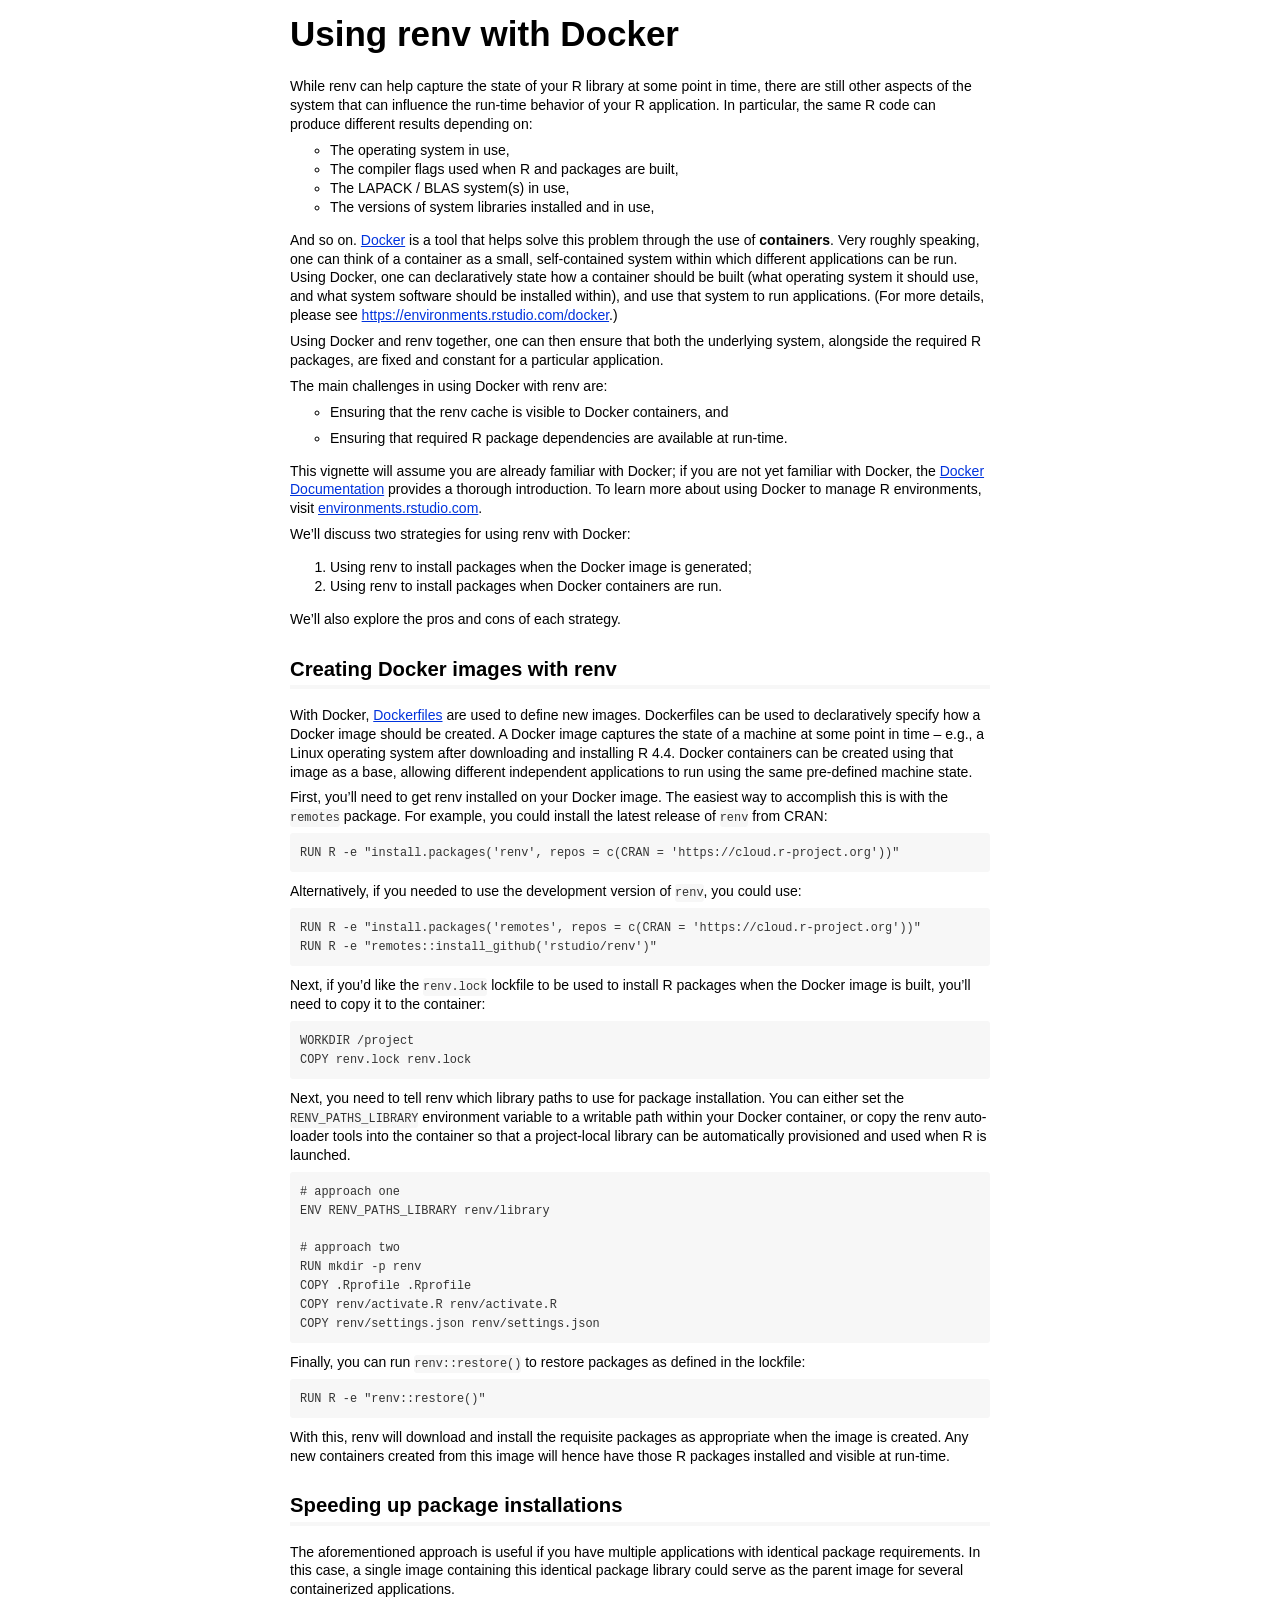
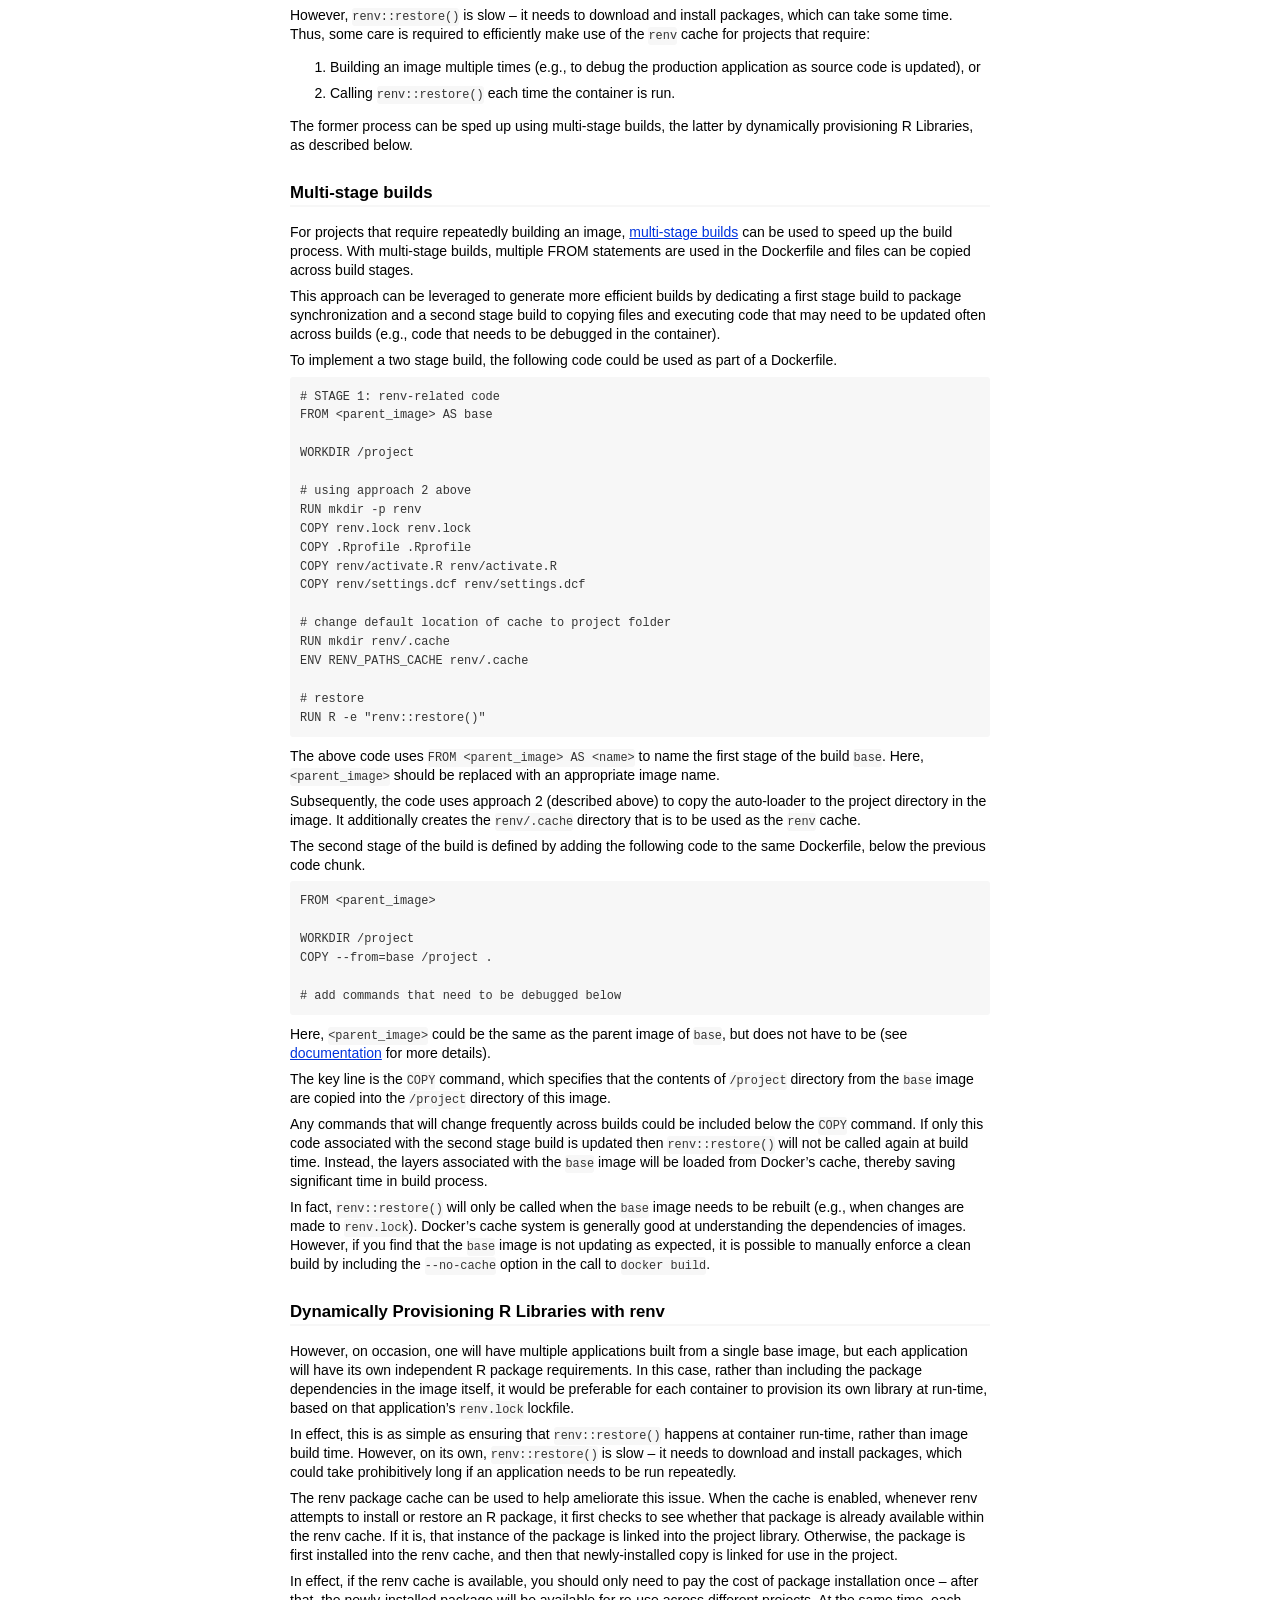
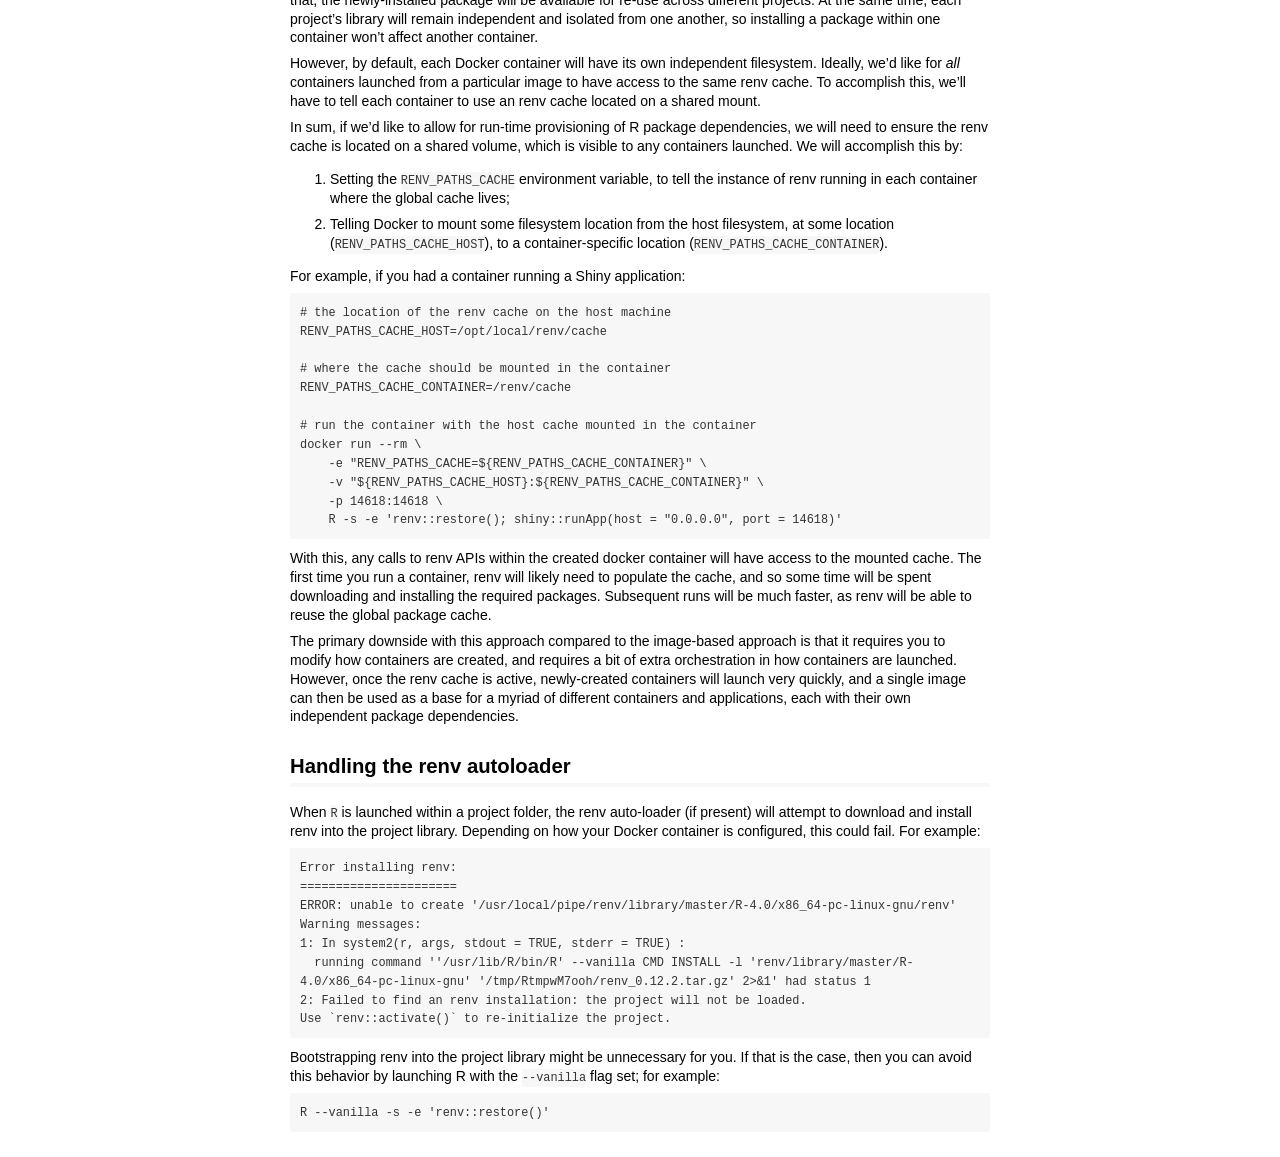
<file: renv/library/R-4.3/aarch64-apple-darwin20/renv/doc/docker.html>
<!DOCTYPE html>

<html>

<head>

<meta charset="utf-8" />
<meta name="generator" content="pandoc" />
<meta http-equiv="X-UA-Compatible" content="IE=EDGE" />

<meta name="viewport" content="width=device-width, initial-scale=1" />



<title>Using renv with Docker</title>

<script>// Pandoc 2.9 adds attributes on both header and div. We remove the former (to
// be compatible with the behavior of Pandoc < 2.8).
document.addEventListener('DOMContentLoaded', function(e) {
  var hs = document.querySelectorAll("div.section[class*='level'] > :first-child");
  var i, h, a;
  for (i = 0; i < hs.length; i++) {
    h = hs[i];
    if (!/^h[1-6]$/i.test(h.tagName)) continue;  // it should be a header h1-h6
    a = h.attributes;
    while (a.length > 0) h.removeAttribute(a[0].name);
  }
});
</script>

<style type="text/css">
code{white-space: pre-wrap;}
span.smallcaps{font-variant: small-caps;}
span.underline{text-decoration: underline;}
div.column{display: inline-block; vertical-align: top; width: 50%;}
div.hanging-indent{margin-left: 1.5em; text-indent: -1.5em;}
ul.task-list{list-style: none;}
</style>







<style type="text/css">body {
background-color: #fff;
margin: 1em auto;
max-width: 700px;
overflow: visible;
padding-left: 2em;
padding-right: 2em;
font-family: "Open Sans", "Helvetica Neue", Helvetica, Arial, sans-serif;
font-size: 14px;
line-height: 1.35;
}
#TOC {
clear: both;
margin: 0 0 10px 10px;
padding: 4px;
width: 400px;
border: 1px solid #CCCCCC;
border-radius: 5px;
background-color: #f6f6f6;
font-size: 13px;
line-height: 1.3;
}
#TOC .toctitle {
font-weight: bold;
font-size: 15px;
margin-left: 5px;
}
#TOC ul {
padding-left: 40px;
margin-left: -1.5em;
margin-top: 5px;
margin-bottom: 5px;
}
#TOC ul ul {
margin-left: -2em;
}
#TOC li {
line-height: 16px;
}
table {
margin: 1em auto;
border-width: 1px;
border-color: #DDDDDD;
border-style: outset;
border-collapse: collapse;
}
table th {
border-width: 2px;
padding: 5px;
border-style: inset;
}
table td {
border-width: 1px;
border-style: inset;
line-height: 18px;
padding: 5px 5px;
}
table, table th, table td {
border-left-style: none;
border-right-style: none;
}
table thead, table tr.even {
background-color: #f7f7f7;
}
p {
margin: 0.5em 0;
}
blockquote {
background-color: #f6f6f6;
padding: 0.25em 0.75em;
}
hr {
border-style: solid;
border: none;
border-top: 1px solid #777;
margin: 28px 0;
}
dl {
margin-left: 0;
}
dl dd {
margin-bottom: 13px;
margin-left: 13px;
}
dl dt {
font-weight: bold;
}
ul {
margin-top: 0;
}
ul li {
list-style: circle outside;
}
ul ul {
margin-bottom: 0;
}
pre, code {
background-color: #f7f7f7;
border-radius: 3px;
color: #333;
white-space: pre-wrap; 
}
pre {
border-radius: 3px;
margin: 5px 0px 10px 0px;
padding: 10px;
}
pre:not([class]) {
background-color: #f7f7f7;
}
code {
font-family: Consolas, Monaco, 'Courier New', monospace;
font-size: 85%;
}
p > code, li > code {
padding: 2px 0px;
}
div.figure {
text-align: center;
}
img {
background-color: #FFFFFF;
padding: 2px;
border: 1px solid #DDDDDD;
border-radius: 3px;
border: 1px solid #CCCCCC;
margin: 0 5px;
}
h1 {
margin-top: 0;
font-size: 35px;
line-height: 40px;
}
h2 {
border-bottom: 4px solid #f7f7f7;
padding-top: 10px;
padding-bottom: 2px;
font-size: 145%;
}
h3 {
border-bottom: 2px solid #f7f7f7;
padding-top: 10px;
font-size: 120%;
}
h4 {
border-bottom: 1px solid #f7f7f7;
margin-left: 8px;
font-size: 105%;
}
h5, h6 {
border-bottom: 1px solid #ccc;
font-size: 105%;
}
a {
color: #0033dd;
text-decoration: none;
}
a:hover {
color: #6666ff; }
a:visited {
color: #800080; }
a:visited:hover {
color: #BB00BB; }
a[href^="http:"] {
text-decoration: underline; }
a[href^="https:"] {
text-decoration: underline; }

code > span.kw { color: #555; font-weight: bold; } 
code > span.dt { color: #902000; } 
code > span.dv { color: #40a070; } 
code > span.bn { color: #d14; } 
code > span.fl { color: #d14; } 
code > span.ch { color: #d14; } 
code > span.st { color: #d14; } 
code > span.co { color: #888888; font-style: italic; } 
code > span.ot { color: #007020; } 
code > span.al { color: #ff0000; font-weight: bold; } 
code > span.fu { color: #900; font-weight: bold; } 
code > span.er { color: #a61717; background-color: #e3d2d2; } 
</style>




</head>

<body>




<h1 class="title toc-ignore">Using renv with Docker</h1>



<p>While renv can help capture the state of your R library at some point
in time, there are still other aspects of the system that can influence
the run-time behavior of your R application. In particular, the same R
code can produce different results depending on:</p>
<ul>
<li>The operating system in use,</li>
<li>The compiler flags used when R and packages are built,</li>
<li>The LAPACK / BLAS system(s) in use,</li>
<li>The versions of system libraries installed and in use,</li>
</ul>
<p>And so on. <a href="https://www.docker.com/">Docker</a> is a tool
that helps solve this problem through the use of
<strong>containers</strong>. Very roughly speaking, one can think of a
container as a small, self-contained system within which different
applications can be run. Using Docker, one can declaratively state how a
container should be built (what operating system it should use, and what
system software should be installed within), and use that system to run
applications. (For more details, please see <a href="https://environments.rstudio.com/docker" class="uri">https://environments.rstudio.com/docker</a>.)</p>
<p>Using Docker and renv together, one can then ensure that both the
underlying system, alongside the required R packages, are fixed and
constant for a particular application.</p>
<p>The main challenges in using Docker with renv are:</p>
<ul>
<li><p>Ensuring that the renv cache is visible to Docker containers,
and</p></li>
<li><p>Ensuring that required R package dependencies are available at
run-time.</p></li>
</ul>
<p>This vignette will assume you are already familiar with Docker; if
you are not yet familiar with Docker, the <a href="https://docs.docker.com/">Docker Documentation</a> provides a
thorough introduction. To learn more about using Docker to manage R
environments, visit <a href="https://environments.rstudio.com/docker.html">environments.rstudio.com</a>.</p>
<p>We’ll discuss two strategies for using renv with Docker:</p>
<ol style="list-style-type: decimal">
<li>Using renv to install packages when the Docker image is
generated;</li>
<li>Using renv to install packages when Docker containers are run.</li>
</ol>
<p>We’ll also explore the pros and cons of each strategy.</p>
<div id="creating-docker-images-with-renv" class="section level2">
<h2>Creating Docker images with renv</h2>
<p>With Docker, <a href="https://docs.docker.com/engine/reference/builder/">Dockerfiles</a>
are used to define new images. Dockerfiles can be used to declaratively
specify how a Docker image should be created. A Docker image captures
the state of a machine at some point in time – e.g., a Linux operating
system after downloading and installing R 4.4. Docker containers can be
created using that image as a base, allowing different independent
applications to run using the same pre-defined machine state.</p>
<p>First, you’ll need to get renv installed on your Docker image. The
easiest way to accomplish this is with the <code>remotes</code> package.
For example, you could install the latest release of <code>renv</code>
from CRAN:</p>
<pre><code>RUN R -e &quot;install.packages(&#39;renv&#39;, repos = c(CRAN = &#39;https://cloud.r-project.org&#39;))&quot;</code></pre>
<p>Alternatively, if you needed to use the development version of
<code>renv</code>, you could use:</p>
<pre><code>RUN R -e &quot;install.packages(&#39;remotes&#39;, repos = c(CRAN = &#39;https://cloud.r-project.org&#39;))&quot;
RUN R -e &quot;remotes::install_github(&#39;rstudio/renv&#39;)&quot;</code></pre>
<p>Next, if you’d like the <code>renv.lock</code> lockfile to be used to
install R packages when the Docker image is built, you’ll need to copy
it to the container:</p>
<pre><code>WORKDIR /project
COPY renv.lock renv.lock</code></pre>
<p>Next, you need to tell renv which library paths to use for package
installation. You can either set the <code>RENV_PATHS_LIBRARY</code>
environment variable to a writable path within your Docker container, or
copy the renv auto-loader tools into the container so that a
project-local library can be automatically provisioned and used when R
is launched.</p>
<pre><code># approach one
ENV RENV_PATHS_LIBRARY renv/library

# approach two
RUN mkdir -p renv
COPY .Rprofile .Rprofile
COPY renv/activate.R renv/activate.R
COPY renv/settings.json renv/settings.json</code></pre>
<p>Finally, you can run <code>renv::restore()</code> to restore packages
as defined in the lockfile:</p>
<pre><code>RUN R -e &quot;renv::restore()&quot;</code></pre>
<p>With this, renv will download and install the requisite packages as
appropriate when the image is created. Any new containers created from
this image will hence have those R packages installed and visible at
run-time.</p>
</div>
<div id="speeding-up-package-installations" class="section level2">
<h2>Speeding up package installations</h2>
<p>The aforementioned approach is useful if you have multiple
applications with identical package requirements. In this case, a single
image containing this identical package library could serve as the
parent image for several containerized applications.</p>
<p>However, <code>renv::restore()</code> is slow – it needs to download
and install packages, which can take some time. Thus, some care is
required to efficiently make use of the <code>renv</code> cache for
projects that require:</p>
<ol style="list-style-type: decimal">
<li><p>Building an image multiple times (e.g., to debug the production
application as source code is updated), or</p></li>
<li><p>Calling <code>renv::restore()</code> each time the container is
run.</p></li>
</ol>
<p>The former process can be sped up using multi-stage builds, the
latter by dynamically provisioning R Libraries, as described below.</p>
<div id="multi-stage-builds" class="section level3">
<h3>Multi-stage builds</h3>
<p>For projects that require repeatedly building an image, <a href="https://docs.docker.com/build/building/multi-stage/">multi-stage
builds</a> can be used to speed up the build process. With multi-stage
builds, multiple FROM statements are used in the Dockerfile and files
can be copied across build stages.</p>
<p>This approach can be leveraged to generate more efficient builds by
dedicating a first stage build to package synchronization and a second
stage build to copying files and executing code that may need to be
updated often across builds (e.g., code that needs to be debugged in the
container).</p>
<p>To implement a two stage build, the following code could be used as
part of a Dockerfile.</p>
<pre><code># STAGE 1: renv-related code
FROM &lt;parent_image&gt; AS base

WORKDIR /project

# using approach 2 above
RUN mkdir -p renv
COPY renv.lock renv.lock
COPY .Rprofile .Rprofile
COPY renv/activate.R renv/activate.R
COPY renv/settings.dcf renv/settings.dcf

# change default location of cache to project folder
RUN mkdir renv/.cache
ENV RENV_PATHS_CACHE renv/.cache

# restore 
RUN R -e &quot;renv::restore()&quot;</code></pre>
<p>The above code uses
<code>FROM &lt;parent_image&gt; AS &lt;name&gt;</code> to name the first
stage of the build <code>base</code>. Here,
<code>&lt;parent_image&gt;</code> should be replaced with an appropriate
image name.</p>
<p>Subsequently, the code uses approach 2 (described above) to copy the
auto-loader to the project directory in the image. It additionally
creates the <code>renv/.cache</code> directory that is to be used as the
<code>renv</code> cache.</p>
<p>The second stage of the build is defined by adding the following code
to the same Dockerfile, below the previous code chunk.</p>
<pre><code>FROM &lt;parent_image&gt;

WORKDIR /project
COPY --from=base /project .

# add commands that need to be debugged below</code></pre>
<p>Here, <code>&lt;parent_image&gt;</code> could be the same as the
parent image of <code>base</code>, but does not have to be (see <a href="https://docs.docker.com/build/building/multi-stage/">documentation</a>
for more details).</p>
<p>The key line is the <code>COPY</code> command, which specifies that
the contents of <code>/project</code> directory from the
<code>base</code> image are copied into the <code>/project</code>
directory of this image.</p>
<p>Any commands that will change frequently across builds could be
included below the <code>COPY</code> command. If only this code
associated with the second stage build is updated then
<code>renv::restore()</code> will not be called again at build time.
Instead, the layers associated with the <code>base</code> image will be
loaded from Docker’s cache, thereby saving significant time in build
process.</p>
<p>In fact, <code>renv::restore()</code> will only be called when the
<code>base</code> image needs to be rebuilt (e.g., when changes are made
to <code>renv.lock</code>). Docker’s cache system is generally good at
understanding the dependencies of images. However, if you find that the
<code>base</code> image is not updating as expected, it is possible to
manually enforce a clean build by including the <code>--no-cache</code>
option in the call to <code>docker build</code>.</p>
</div>
<div id="dynamically-provisioning-r-libraries-with-renv" class="section level3">
<h3>Dynamically Provisioning R Libraries with renv</h3>
<p>However, on occasion, one will have multiple applications built from
a single base image, but each application will have its own independent
R package requirements. In this case, rather than including the package
dependencies in the image itself, it would be preferable for each
container to provision its own library at run-time, based on that
application’s <code>renv.lock</code> lockfile.</p>
<p>In effect, this is as simple as ensuring that
<code>renv::restore()</code> happens at container run-time, rather than
image build time. However, on its own, <code>renv::restore()</code> is
slow – it needs to download and install packages, which could take
prohibitively long if an application needs to be run repeatedly.</p>
<p>The renv package cache can be used to help ameliorate this issue.
When the cache is enabled, whenever renv attempts to install or restore
an R package, it first checks to see whether that package is already
available within the renv cache. If it is, that instance of the package
is linked into the project library. Otherwise, the package is first
installed into the renv cache, and then that newly-installed copy is
linked for use in the project.</p>
<p>In effect, if the renv cache is available, you should only need to
pay the cost of package installation once – after that, the
newly-installed package will be available for re-use across different
projects. At the same time, each project’s library will remain
independent and isolated from one another, so installing a package
within one container won’t affect another container.</p>
<p>However, by default, each Docker container will have its own
independent filesystem. Ideally, we’d like for <em>all</em> containers
launched from a particular image to have access to the same renv cache.
To accomplish this, we’ll have to tell each container to use an renv
cache located on a shared mount.</p>
<p>In sum, if we’d like to allow for run-time provisioning of R package
dependencies, we will need to ensure the renv cache is located on a
shared volume, which is visible to any containers launched. We will
accomplish this by:</p>
<ol style="list-style-type: decimal">
<li><p>Setting the <code>RENV_PATHS_CACHE</code> environment variable,
to tell the instance of renv running in each container where the global
cache lives;</p></li>
<li><p>Telling Docker to mount some filesystem location from the host
filesystem, at some location (<code>RENV_PATHS_CACHE_HOST</code>), to a
container-specific location
(<code>RENV_PATHS_CACHE_CONTAINER</code>).</p></li>
</ol>
<p>For example, if you had a container running a Shiny application:</p>
<pre><code># the location of the renv cache on the host machine
RENV_PATHS_CACHE_HOST=/opt/local/renv/cache

# where the cache should be mounted in the container
RENV_PATHS_CACHE_CONTAINER=/renv/cache

# run the container with the host cache mounted in the container
docker run --rm \
    -e &quot;RENV_PATHS_CACHE=${RENV_PATHS_CACHE_CONTAINER}&quot; \
    -v &quot;${RENV_PATHS_CACHE_HOST}:${RENV_PATHS_CACHE_CONTAINER}&quot; \
    -p 14618:14618 \
    R -s -e &#39;renv::restore(); shiny::runApp(host = &quot;0.0.0.0&quot;, port = 14618)&#39;</code></pre>
<p>With this, any calls to renv APIs within the created docker container
will have access to the mounted cache. The first time you run a
container, renv will likely need to populate the cache, and so some time
will be spent downloading and installing the required packages.
Subsequent runs will be much faster, as renv will be able to reuse the
global package cache.</p>
<p>The primary downside with this approach compared to the image-based
approach is that it requires you to modify how containers are created,
and requires a bit of extra orchestration in how containers are
launched. However, once the renv cache is active, newly-created
containers will launch very quickly, and a single image can then be used
as a base for a myriad of different containers and applications, each
with their own independent package dependencies.</p>
</div>
</div>
<div id="handling-the-renv-autoloader" class="section level2">
<h2>Handling the renv autoloader</h2>
<p>When <code>R</code> is launched within a project folder, the renv
auto-loader (if present) will attempt to download and install renv into
the project library. Depending on how your Docker container is
configured, this could fail. For example:</p>
<pre><code>Error installing renv:
======================
ERROR: unable to create &#39;/usr/local/pipe/renv/library/master/R-4.0/x86_64-pc-linux-gnu/renv&#39;
Warning messages:
1: In system2(r, args, stdout = TRUE, stderr = TRUE) :
  running command &#39;&#39;/usr/lib/R/bin/R&#39; --vanilla CMD INSTALL -l &#39;renv/library/master/R-4.0/x86_64-pc-linux-gnu&#39; &#39;/tmp/RtmpwM7ooh/renv_0.12.2.tar.gz&#39; 2&gt;&amp;1&#39; had status 1
2: Failed to find an renv installation: the project will not be loaded.
Use `renv::activate()` to re-initialize the project.</code></pre>
<p>Bootstrapping renv into the project library might be unnecessary for
you. If that is the case, then you can avoid this behavior by launching
R with the <code>--vanilla</code> flag set; for example:</p>
<pre><code>R --vanilla -s -e &#39;renv::restore()&#39;</code></pre>
</div>



<!-- code folding -->


<!-- dynamically load mathjax for compatibility with self-contained -->
<script>
  (function () {
    var script = document.createElement("script");
    script.type = "text/javascript";
    script.src  = "https://mathjax.rstudio.com/latest/MathJax.js?config=TeX-AMS-MML_HTMLorMML";
    document.getElementsByTagName("head")[0].appendChild(script);
  })();
</script>

</body>
</html>
</file>
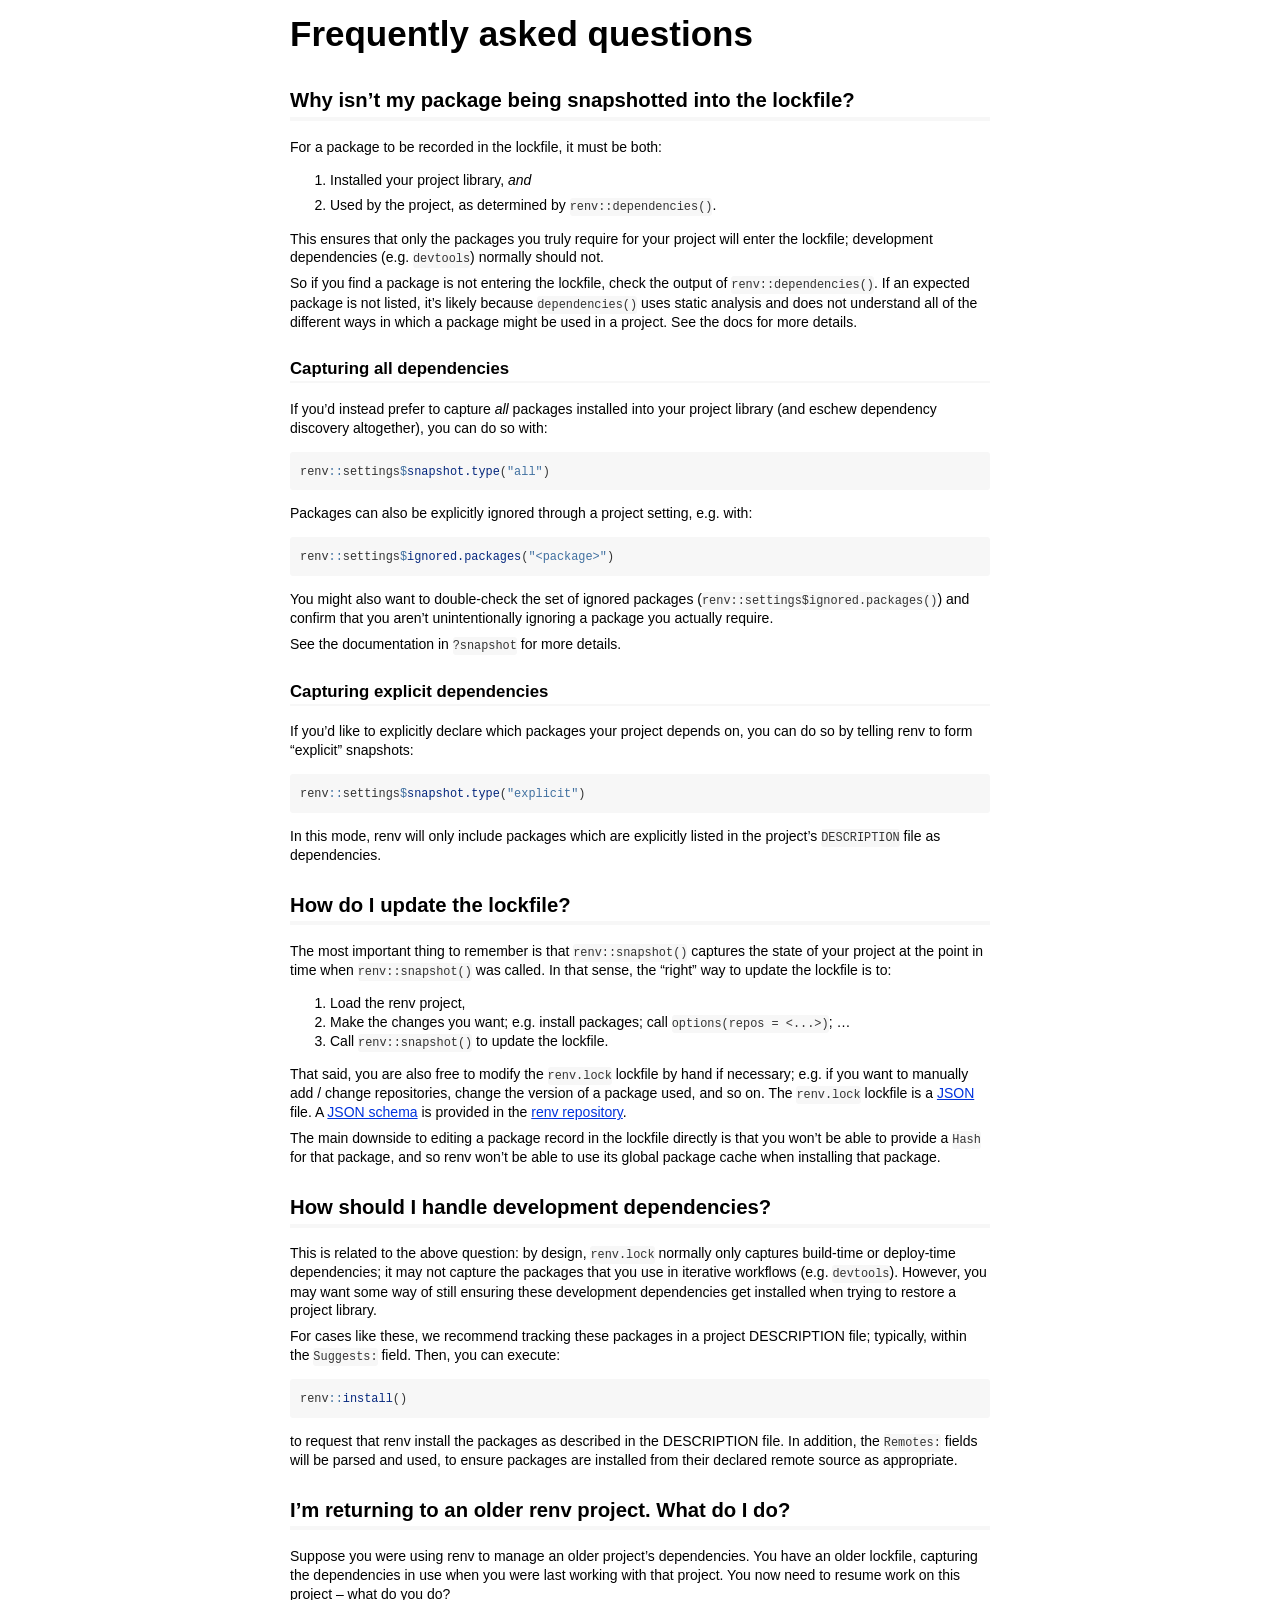
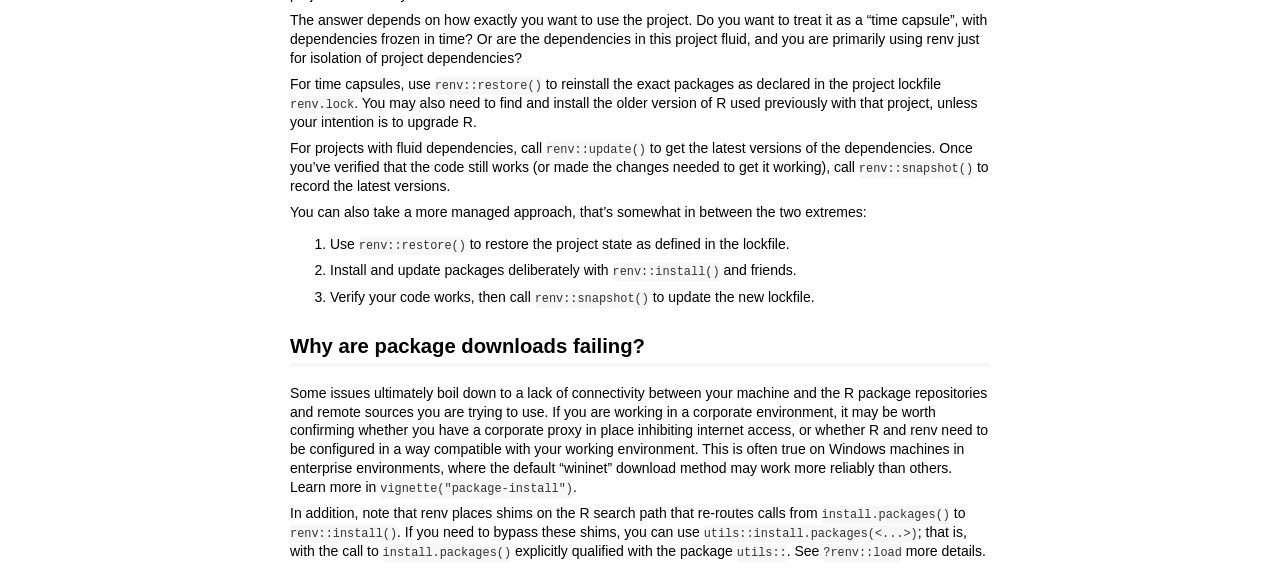
<file: renv/library/R-4.3/aarch64-apple-darwin20/renv/doc/faq.html>
<!DOCTYPE html>

<html>

<head>

<meta charset="utf-8" />
<meta name="generator" content="pandoc" />
<meta http-equiv="X-UA-Compatible" content="IE=EDGE" />

<meta name="viewport" content="width=device-width, initial-scale=1" />



<title>Frequently asked questions</title>

<script>// Pandoc 2.9 adds attributes on both header and div. We remove the former (to
// be compatible with the behavior of Pandoc < 2.8).
document.addEventListener('DOMContentLoaded', function(e) {
  var hs = document.querySelectorAll("div.section[class*='level'] > :first-child");
  var i, h, a;
  for (i = 0; i < hs.length; i++) {
    h = hs[i];
    if (!/^h[1-6]$/i.test(h.tagName)) continue;  // it should be a header h1-h6
    a = h.attributes;
    while (a.length > 0) h.removeAttribute(a[0].name);
  }
});
</script>

<style type="text/css">
code{white-space: pre-wrap;}
span.smallcaps{font-variant: small-caps;}
span.underline{text-decoration: underline;}
div.column{display: inline-block; vertical-align: top; width: 50%;}
div.hanging-indent{margin-left: 1.5em; text-indent: -1.5em;}
ul.task-list{list-style: none;}
</style>



<style type="text/css">
code {
white-space: pre;
}
.sourceCode {
overflow: visible;
}
</style>
<style type="text/css" data-origin="pandoc">
html { -webkit-text-size-adjust: 100%; }
pre > code.sourceCode { white-space: pre; position: relative; }
pre > code.sourceCode > span { display: inline-block; line-height: 1.25; }
pre > code.sourceCode > span:empty { height: 1.2em; }
.sourceCode { overflow: visible; }
code.sourceCode > span { color: inherit; text-decoration: inherit; }
div.sourceCode { margin: 1em 0; }
pre.sourceCode { margin: 0; }
@media screen {
div.sourceCode { overflow: auto; }
}
@media print {
pre > code.sourceCode { white-space: pre-wrap; }
pre > code.sourceCode > span { text-indent: -5em; padding-left: 5em; }
}
pre.numberSource code
{ counter-reset: source-line 0; }
pre.numberSource code > span
{ position: relative; left: -4em; counter-increment: source-line; }
pre.numberSource code > span > a:first-child::before
{ content: counter(source-line);
position: relative; left: -1em; text-align: right; vertical-align: baseline;
border: none; display: inline-block;
-webkit-touch-callout: none; -webkit-user-select: none;
-khtml-user-select: none; -moz-user-select: none;
-ms-user-select: none; user-select: none;
padding: 0 4px; width: 4em;
color: #aaaaaa;
}
pre.numberSource { margin-left: 3em; border-left: 1px solid #aaaaaa; padding-left: 4px; }
div.sourceCode
{ }
@media screen {
pre > code.sourceCode > span > a:first-child::before { text-decoration: underline; }
}
code span.al { color: #ff0000; font-weight: bold; } 
code span.an { color: #60a0b0; font-weight: bold; font-style: italic; } 
code span.at { color: #7d9029; } 
code span.bn { color: #40a070; } 
code span.bu { color: #008000; } 
code span.cf { color: #007020; font-weight: bold; } 
code span.ch { color: #4070a0; } 
code span.cn { color: #880000; } 
code span.co { color: #60a0b0; font-style: italic; } 
code span.cv { color: #60a0b0; font-weight: bold; font-style: italic; } 
code span.do { color: #ba2121; font-style: italic; } 
code span.dt { color: #902000; } 
code span.dv { color: #40a070; } 
code span.er { color: #ff0000; font-weight: bold; } 
code span.ex { } 
code span.fl { color: #40a070; } 
code span.fu { color: #06287e; } 
code span.im { color: #008000; font-weight: bold; } 
code span.in { color: #60a0b0; font-weight: bold; font-style: italic; } 
code span.kw { color: #007020; font-weight: bold; } 
code span.op { color: #666666; } 
code span.ot { color: #007020; } 
code span.pp { color: #bc7a00; } 
code span.sc { color: #4070a0; } 
code span.ss { color: #bb6688; } 
code span.st { color: #4070a0; } 
code span.va { color: #19177c; } 
code span.vs { color: #4070a0; } 
code span.wa { color: #60a0b0; font-weight: bold; font-style: italic; } 
</style>
<script>
// apply pandoc div.sourceCode style to pre.sourceCode instead
(function() {
  var sheets = document.styleSheets;
  for (var i = 0; i < sheets.length; i++) {
    if (sheets[i].ownerNode.dataset["origin"] !== "pandoc") continue;
    try { var rules = sheets[i].cssRules; } catch (e) { continue; }
    var j = 0;
    while (j < rules.length) {
      var rule = rules[j];
      // check if there is a div.sourceCode rule
      if (rule.type !== rule.STYLE_RULE || rule.selectorText !== "div.sourceCode") {
        j++;
        continue;
      }
      var style = rule.style.cssText;
      // check if color or background-color is set
      if (rule.style.color === '' && rule.style.backgroundColor === '') {
        j++;
        continue;
      }
      // replace div.sourceCode by a pre.sourceCode rule
      sheets[i].deleteRule(j);
      sheets[i].insertRule('pre.sourceCode{' + style + '}', j);
    }
  }
})();
</script>




<style type="text/css">body {
background-color: #fff;
margin: 1em auto;
max-width: 700px;
overflow: visible;
padding-left: 2em;
padding-right: 2em;
font-family: "Open Sans", "Helvetica Neue", Helvetica, Arial, sans-serif;
font-size: 14px;
line-height: 1.35;
}
#TOC {
clear: both;
margin: 0 0 10px 10px;
padding: 4px;
width: 400px;
border: 1px solid #CCCCCC;
border-radius: 5px;
background-color: #f6f6f6;
font-size: 13px;
line-height: 1.3;
}
#TOC .toctitle {
font-weight: bold;
font-size: 15px;
margin-left: 5px;
}
#TOC ul {
padding-left: 40px;
margin-left: -1.5em;
margin-top: 5px;
margin-bottom: 5px;
}
#TOC ul ul {
margin-left: -2em;
}
#TOC li {
line-height: 16px;
}
table {
margin: 1em auto;
border-width: 1px;
border-color: #DDDDDD;
border-style: outset;
border-collapse: collapse;
}
table th {
border-width: 2px;
padding: 5px;
border-style: inset;
}
table td {
border-width: 1px;
border-style: inset;
line-height: 18px;
padding: 5px 5px;
}
table, table th, table td {
border-left-style: none;
border-right-style: none;
}
table thead, table tr.even {
background-color: #f7f7f7;
}
p {
margin: 0.5em 0;
}
blockquote {
background-color: #f6f6f6;
padding: 0.25em 0.75em;
}
hr {
border-style: solid;
border: none;
border-top: 1px solid #777;
margin: 28px 0;
}
dl {
margin-left: 0;
}
dl dd {
margin-bottom: 13px;
margin-left: 13px;
}
dl dt {
font-weight: bold;
}
ul {
margin-top: 0;
}
ul li {
list-style: circle outside;
}
ul ul {
margin-bottom: 0;
}
pre, code {
background-color: #f7f7f7;
border-radius: 3px;
color: #333;
white-space: pre-wrap; 
}
pre {
border-radius: 3px;
margin: 5px 0px 10px 0px;
padding: 10px;
}
pre:not([class]) {
background-color: #f7f7f7;
}
code {
font-family: Consolas, Monaco, 'Courier New', monospace;
font-size: 85%;
}
p > code, li > code {
padding: 2px 0px;
}
div.figure {
text-align: center;
}
img {
background-color: #FFFFFF;
padding: 2px;
border: 1px solid #DDDDDD;
border-radius: 3px;
border: 1px solid #CCCCCC;
margin: 0 5px;
}
h1 {
margin-top: 0;
font-size: 35px;
line-height: 40px;
}
h2 {
border-bottom: 4px solid #f7f7f7;
padding-top: 10px;
padding-bottom: 2px;
font-size: 145%;
}
h3 {
border-bottom: 2px solid #f7f7f7;
padding-top: 10px;
font-size: 120%;
}
h4 {
border-bottom: 1px solid #f7f7f7;
margin-left: 8px;
font-size: 105%;
}
h5, h6 {
border-bottom: 1px solid #ccc;
font-size: 105%;
}
a {
color: #0033dd;
text-decoration: none;
}
a:hover {
color: #6666ff; }
a:visited {
color: #800080; }
a:visited:hover {
color: #BB00BB; }
a[href^="http:"] {
text-decoration: underline; }
a[href^="https:"] {
text-decoration: underline; }

code > span.kw { color: #555; font-weight: bold; } 
code > span.dt { color: #902000; } 
code > span.dv { color: #40a070; } 
code > span.bn { color: #d14; } 
code > span.fl { color: #d14; } 
code > span.ch { color: #d14; } 
code > span.st { color: #d14; } 
code > span.co { color: #888888; font-style: italic; } 
code > span.ot { color: #007020; } 
code > span.al { color: #ff0000; font-weight: bold; } 
code > span.fu { color: #900; font-weight: bold; } 
code > span.er { color: #a61717; background-color: #e3d2d2; } 
</style>




</head>

<body>




<h1 class="title toc-ignore">Frequently asked questions</h1>



<div id="why-isnt-my-package-being-snapshotted-into-the-lockfile" class="section level2">
<h2>Why isn’t my package being snapshotted into the lockfile?</h2>
<p>For a package to be recorded in the lockfile, it must be both:</p>
<ol style="list-style-type: decimal">
<li><p>Installed your project library, <em>and</em></p></li>
<li><p>Used by the project, as determined by
<code>renv::dependencies()</code>.</p></li>
</ol>
<p>This ensures that only the packages you truly require for your
project will enter the lockfile; development dependencies
(e.g. <code>devtools</code>) normally should not.</p>
<p>So if you find a package is not entering the lockfile, check the
output of <code>renv::dependencies()</code>. If an expected package is
not listed, it’s likely because <code>dependencies()</code> uses static
analysis and does not understand all of the different ways in which a
package might be used in a project. See the docs for more details.</p>
<div id="capturing-all-dependencies" class="section level3">
<h3>Capturing all dependencies</h3>
<p>If you’d instead prefer to capture <em>all</em> packages installed
into your project library (and eschew dependency discovery altogether),
you can do so with:</p>
<div class="sourceCode" id="cb1"><pre class="sourceCode r"><code class="sourceCode r"><span id="cb1-1"><a href="#cb1-1" tabindex="-1"></a>renv<span class="sc">::</span>settings<span class="sc">$</span><span class="fu">snapshot.type</span>(<span class="st">&quot;all&quot;</span>)</span></code></pre></div>
<p>Packages can also be explicitly ignored through a project setting,
e.g. with:</p>
<div class="sourceCode" id="cb2"><pre class="sourceCode r"><code class="sourceCode r"><span id="cb2-1"><a href="#cb2-1" tabindex="-1"></a>renv<span class="sc">::</span>settings<span class="sc">$</span><span class="fu">ignored.packages</span>(<span class="st">&quot;&lt;package&gt;&quot;</span>)</span></code></pre></div>
<p>You might also want to double-check the set of ignored packages
(<code>renv::settings$ignored.packages()</code>) and confirm that you
aren’t unintentionally ignoring a package you actually require.</p>
<p>See the documentation in <code>?snapshot</code> for more details.</p>
</div>
<div id="capturing-explicit-dependencies" class="section level3">
<h3>Capturing explicit dependencies</h3>
<p>If you’d like to explicitly declare which packages your project
depends on, you can do so by telling renv to form “explicit”
snapshots:</p>
<div class="sourceCode" id="cb3"><pre class="sourceCode r"><code class="sourceCode r"><span id="cb3-1"><a href="#cb3-1" tabindex="-1"></a>renv<span class="sc">::</span>settings<span class="sc">$</span><span class="fu">snapshot.type</span>(<span class="st">&quot;explicit&quot;</span>)</span></code></pre></div>
<p>In this mode, renv will only include packages which are explicitly
listed in the project’s <code>DESCRIPTION</code> file as
dependencies.</p>
</div>
</div>
<div id="how-do-i-update-the-lockfile" class="section level2">
<h2>How do I update the lockfile?</h2>
<p>The most important thing to remember is that
<code>renv::snapshot()</code> captures the state of your project at the
point in time when <code>renv::snapshot()</code> was called. In that
sense, the “right” way to update the lockfile is to:</p>
<ol style="list-style-type: decimal">
<li>Load the renv project,</li>
<li>Make the changes you want; e.g. install packages; call
<code>options(repos = &lt;...&gt;)</code>; …</li>
<li>Call <code>renv::snapshot()</code> to update the lockfile.</li>
</ol>
<p>That said, you are also free to modify the <code>renv.lock</code>
lockfile by hand if necessary; e.g. if you want to manually add / change
repositories, change the version of a package used, and so on. The
<code>renv.lock</code> lockfile is a <a href="https://www.json.org/json-en.html">JSON</a> file. A <a href="https://json-schema.org/">JSON schema</a> is provided in the <a href="https://github.com/rstudio/renv/tree/main/inst/schema">renv
repository</a>.</p>
<p>The main downside to editing a package record in the lockfile
directly is that you won’t be able to provide a <code>Hash</code> for
that package, and so renv won’t be able to use its global package cache
when installing that package.</p>
</div>
<div id="how-should-i-handle-development-dependencies" class="section level2">
<h2>How should I handle development dependencies?</h2>
<p>This is related to the above question: by design,
<code>renv.lock</code> normally only captures build-time or deploy-time
dependencies; it may not capture the packages that you use in iterative
workflows (e.g. <code>devtools</code>). However, you may want some way
of still ensuring these development dependencies get installed when
trying to restore a project library.</p>
<p>For cases like these, we recommend tracking these packages in a
project DESCRIPTION file; typically, within the <code>Suggests:</code>
field. Then, you can execute:</p>
<div class="sourceCode" id="cb4"><pre class="sourceCode r"><code class="sourceCode r"><span id="cb4-1"><a href="#cb4-1" tabindex="-1"></a>renv<span class="sc">::</span><span class="fu">install</span>()</span></code></pre></div>
<p>to request that renv install the packages as described in the
DESCRIPTION file. In addition, the <code>Remotes:</code> fields will be
parsed and used, to ensure packages are installed from their declared
remote source as appropriate.</p>
</div>
<div id="im-returning-to-an-older-renv-project.-what-do-i-do" class="section level2">
<h2>I’m returning to an older renv project. What do I do?</h2>
<p>Suppose you were using renv to manage an older project’s
dependencies. You have an older lockfile, capturing the dependencies in
use when you were last working with that project. You now need to resume
work on this project – what do you do?</p>
<p>The answer depends on how exactly you want to use the project. Do you
want to treat it as a “time capsule”, with dependencies frozen in time?
Or are the dependencies in this project fluid, and you are primarily
using renv just for isolation of project dependencies?</p>
<p>For time capsules, use <code>renv::restore()</code> to reinstall the
exact packages as declared in the project lockfile
<code>renv.lock</code>. You may also need to find and install the older
version of R used previously with that project, unless your intention is
to upgrade R.</p>
<p>For projects with fluid dependencies, call
<code>renv::update()</code> to get the latest versions of the
dependencies. Once you’ve verified that the code still works (or made
the changes needed to get it working), call
<code>renv::snapshot()</code> to record the latest versions.</p>
<p>You can also take a more managed approach, that’s somewhat in between
the two extremes:</p>
<ol style="list-style-type: decimal">
<li><p>Use <code>renv::restore()</code> to restore the project state as
defined in the lockfile.</p></li>
<li><p>Install and update packages deliberately with
<code>renv::install()</code> and friends.</p></li>
<li><p>Verify your code works, then call <code>renv::snapshot()</code>
to update the new lockfile.</p></li>
</ol>
</div>
<div id="why-are-package-downloads-failing" class="section level2">
<h2>Why are package downloads failing?</h2>
<p>Some issues ultimately boil down to a lack of connectivity between
your machine and the R package repositories and remote sources you are
trying to use. If you are working in a corporate environment, it may be
worth confirming whether you have a corporate proxy in place inhibiting
internet access, or whether R and renv need to be configured in a way
compatible with your working environment. This is often true on Windows
machines in enterprise environments, where the default “wininet”
download method may work more reliably than others. Learn more in
<code>vignette(&quot;package-install&quot;)</code>.</p>
<p>In addition, note that renv places shims on the R search path that
re-routes calls from <code>install.packages()</code> to
<code>renv::install()</code>. If you need to bypass these shims, you can
use <code>utils::install.packages(&lt;...&gt;)</code>; that is, with the
call to <code>install.packages()</code> explicitly qualified with the
package <code>utils::</code>. See <code>?renv::load</code> more
details.</p>
</div>



<!-- code folding -->


<!-- dynamically load mathjax for compatibility with self-contained -->
<script>
  (function () {
    var script = document.createElement("script");
    script.type = "text/javascript";
    script.src  = "https://mathjax.rstudio.com/latest/MathJax.js?config=TeX-AMS-MML_HTMLorMML";
    document.getElementsByTagName("head")[0].appendChild(script);
  })();
</script>

</body>
</html>
</file>
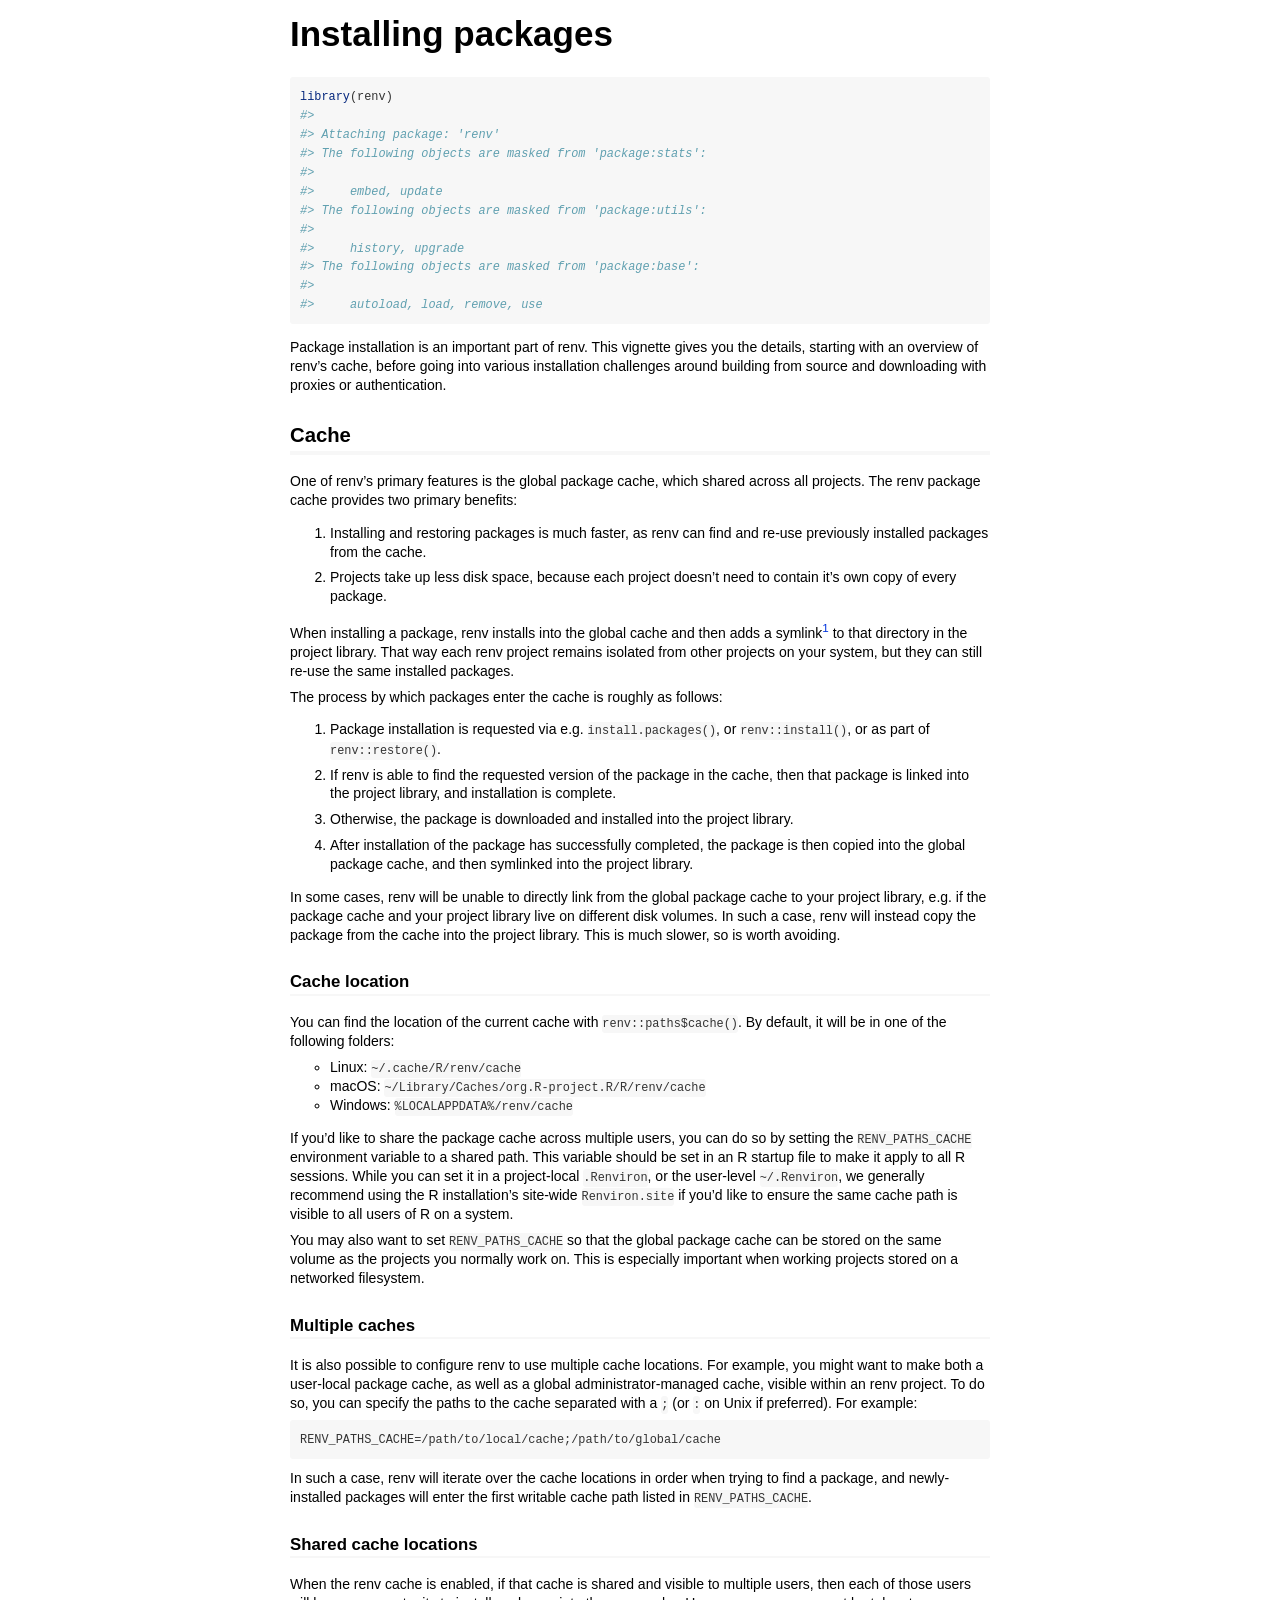
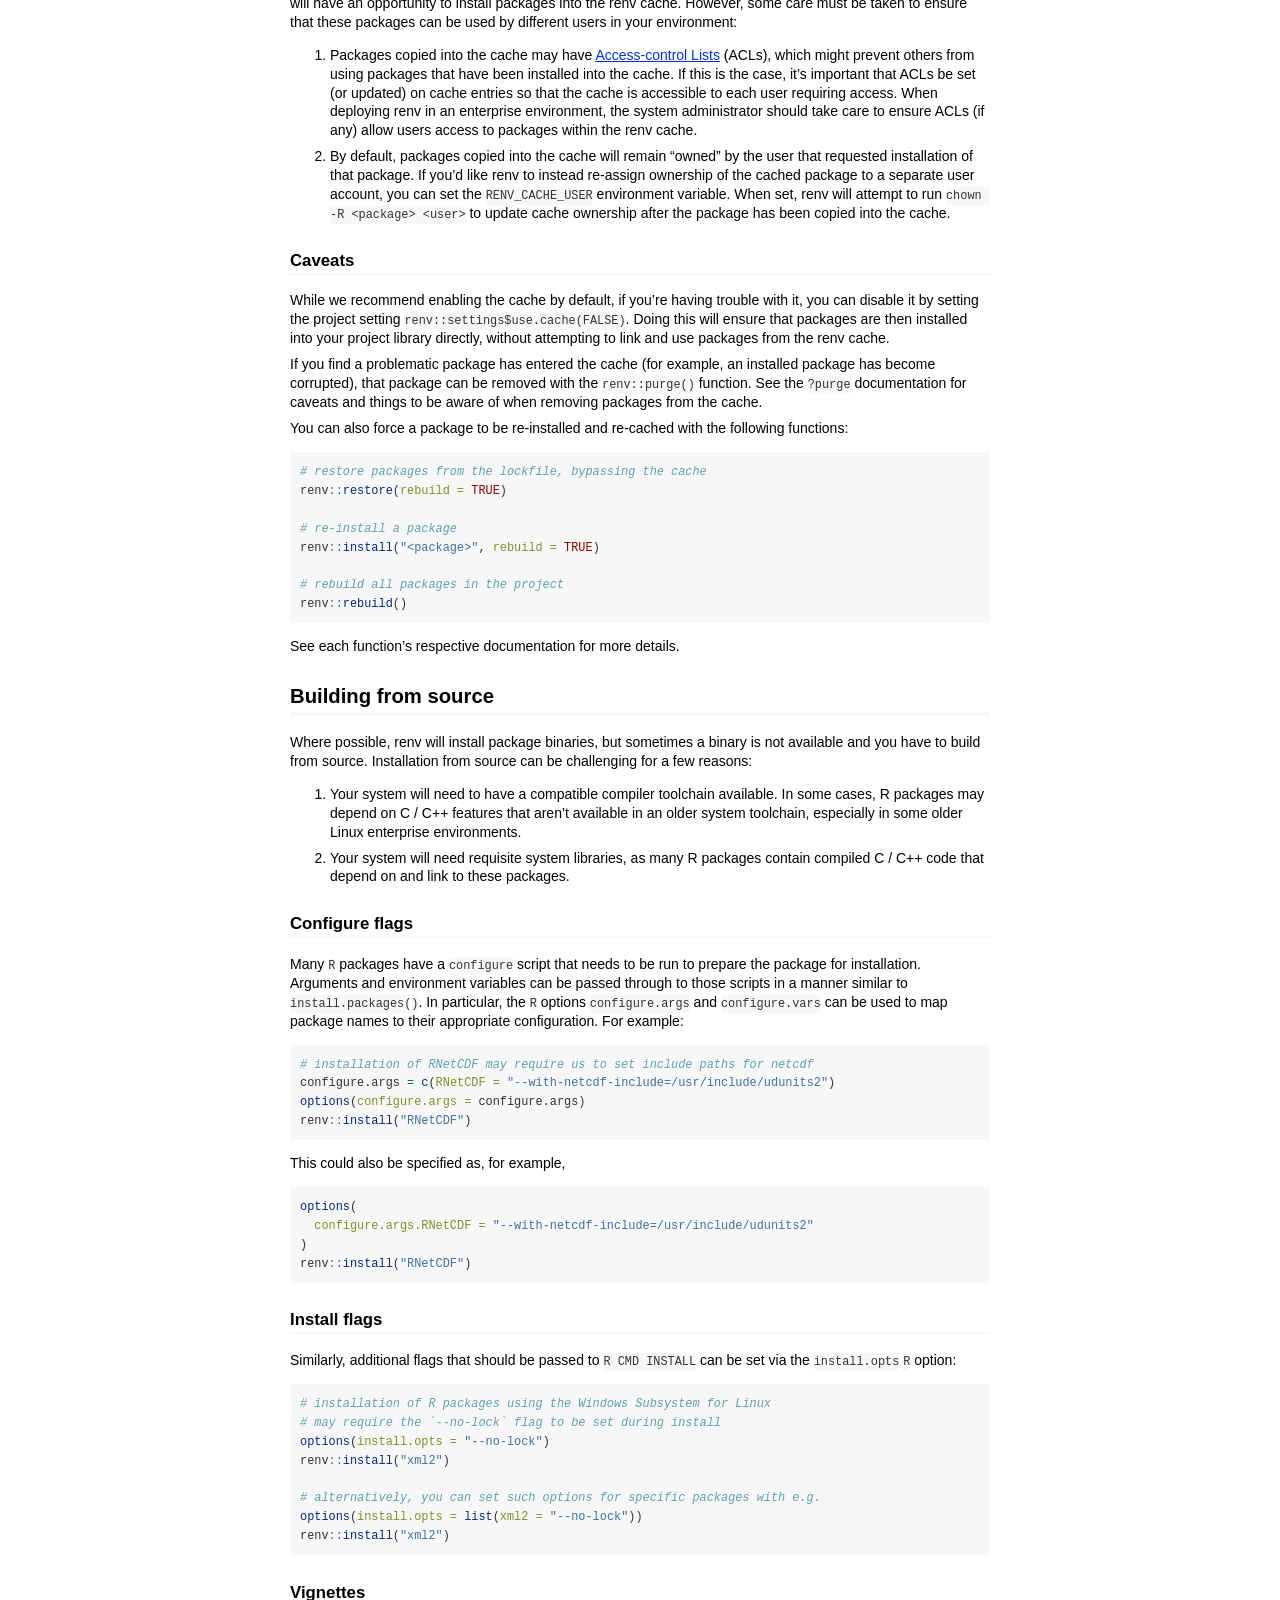
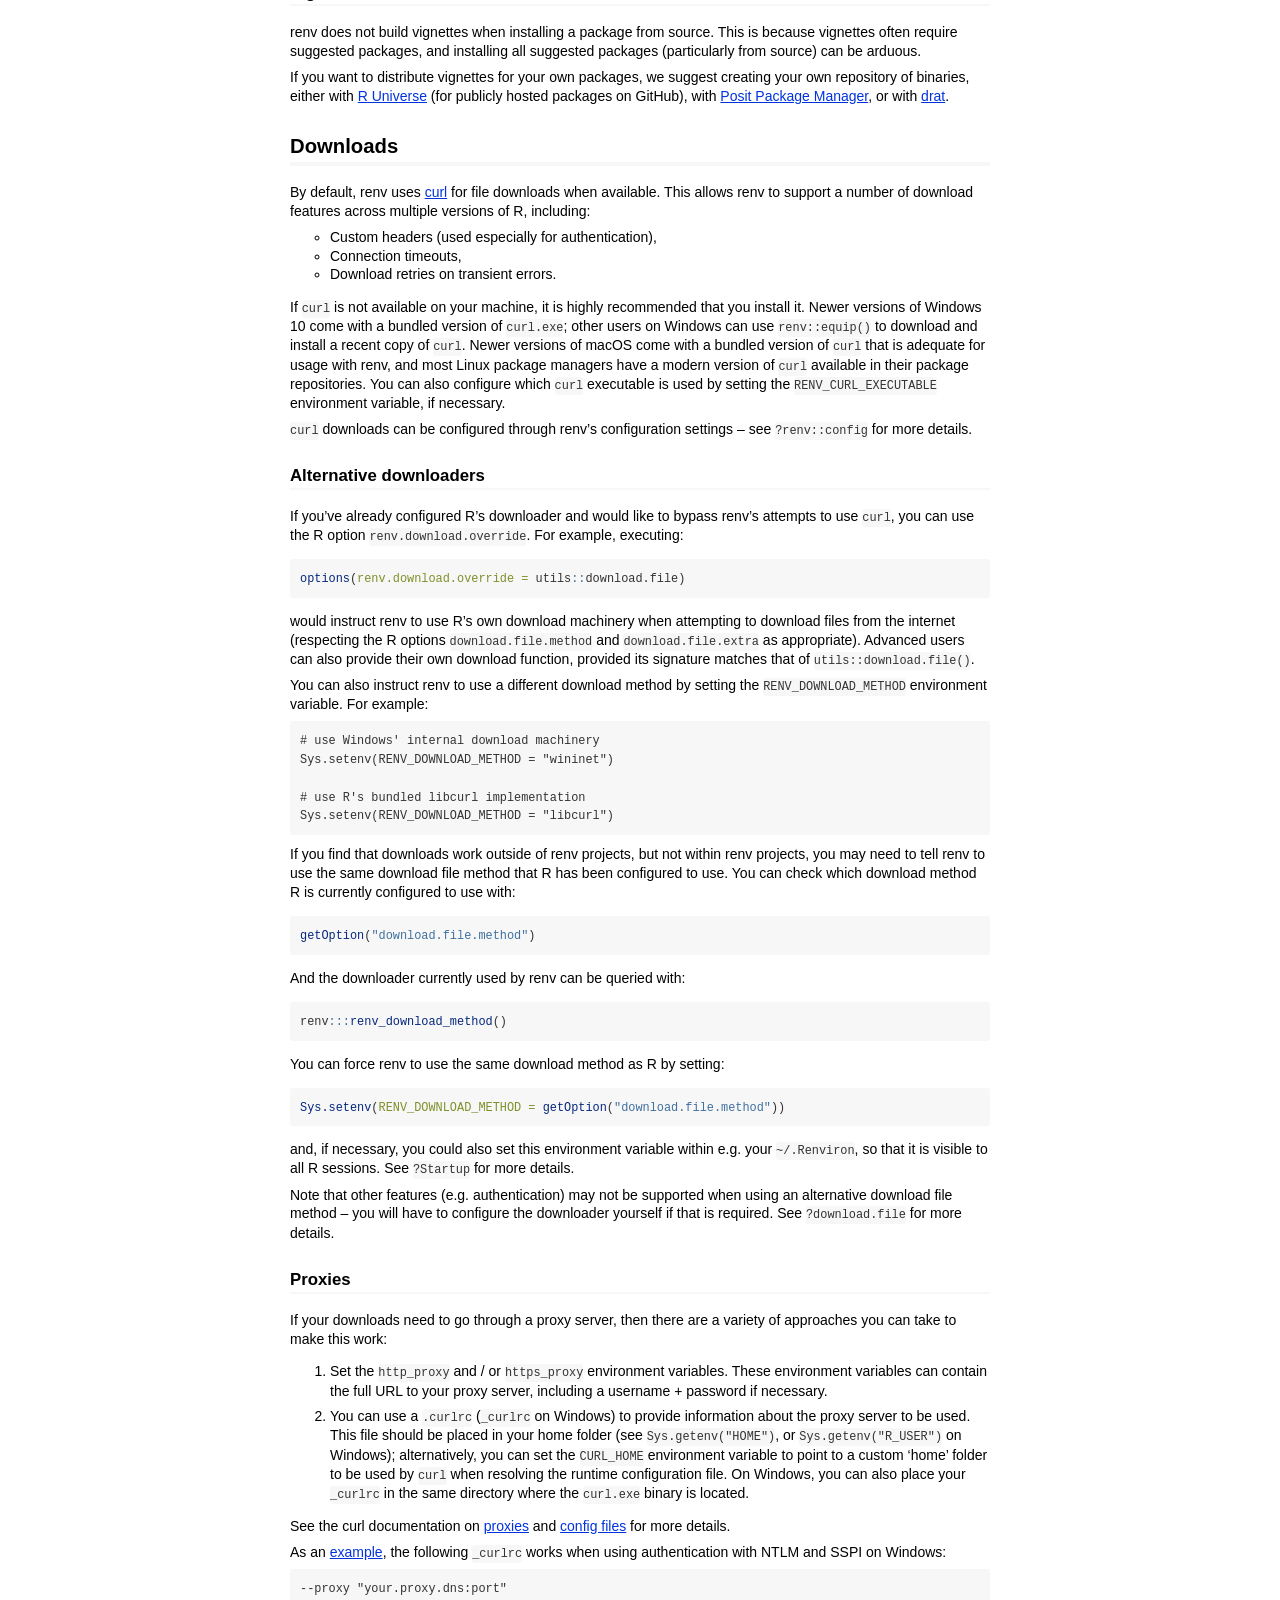
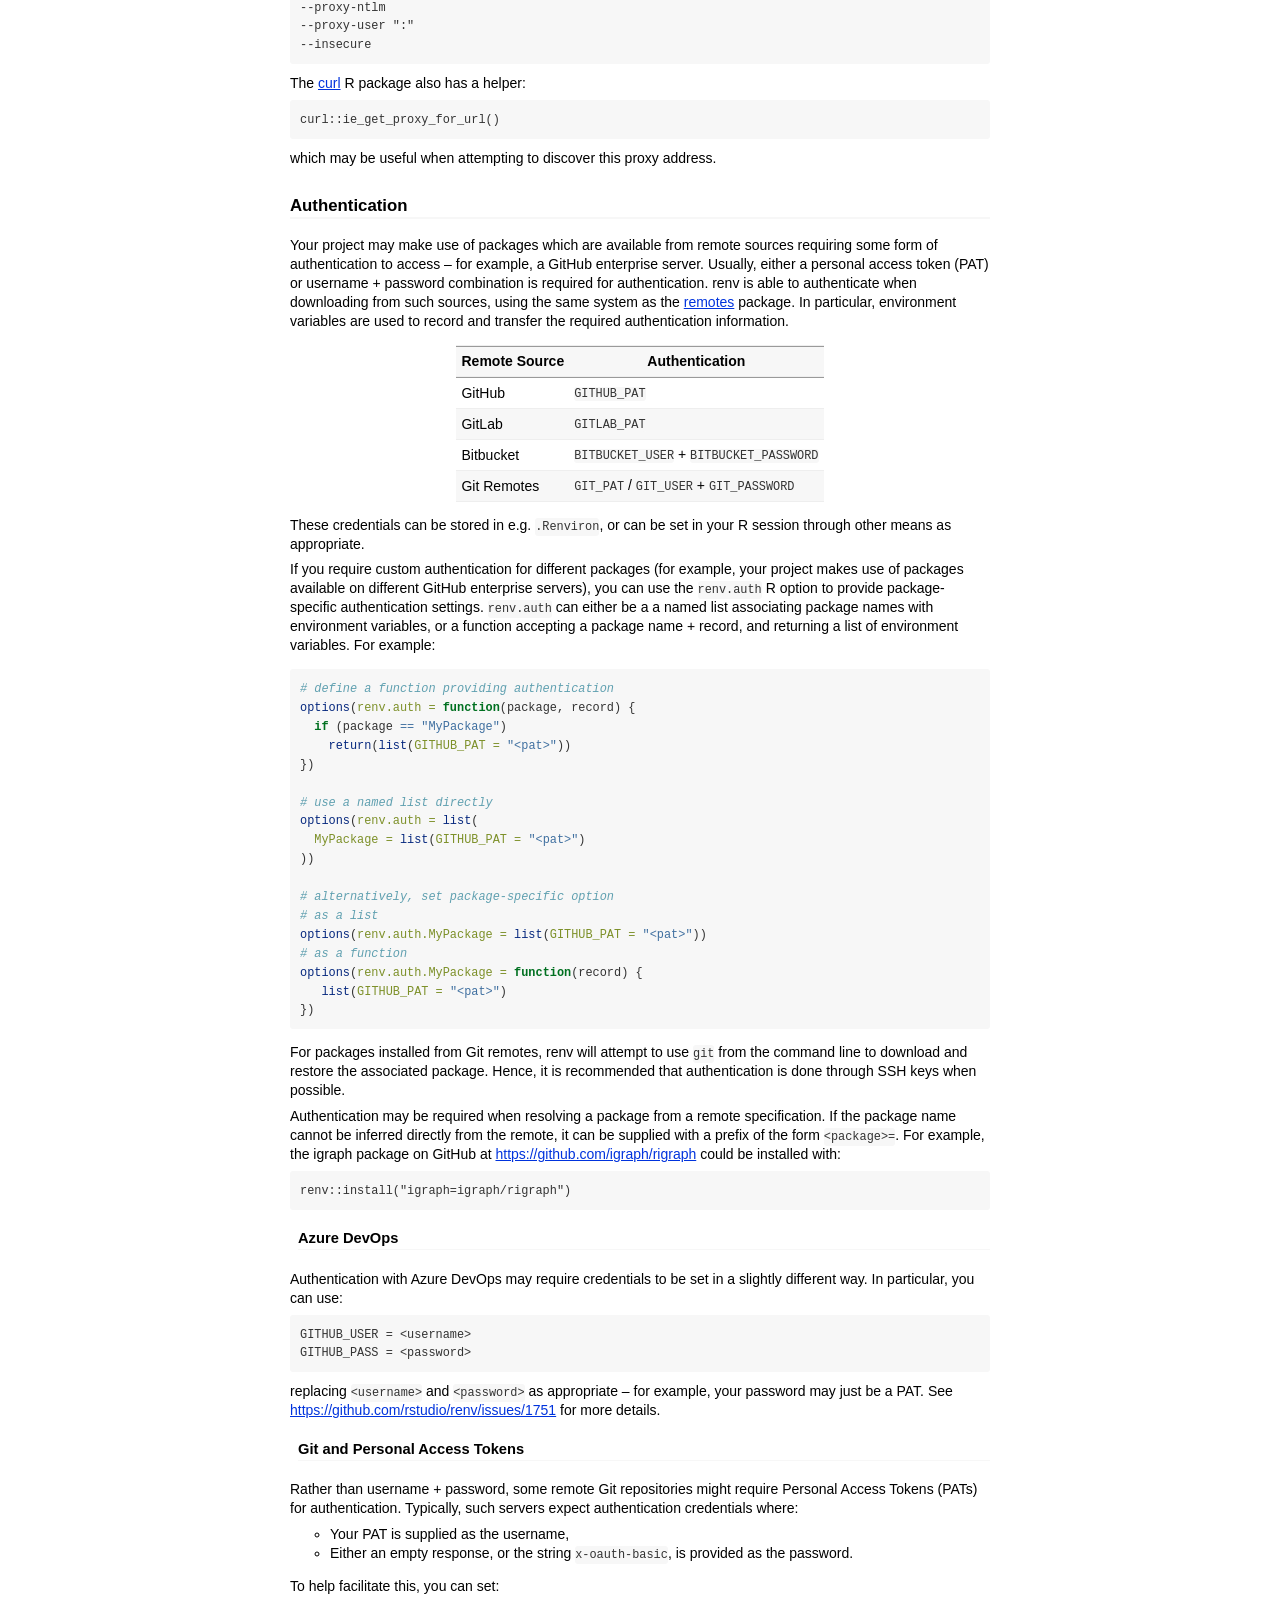
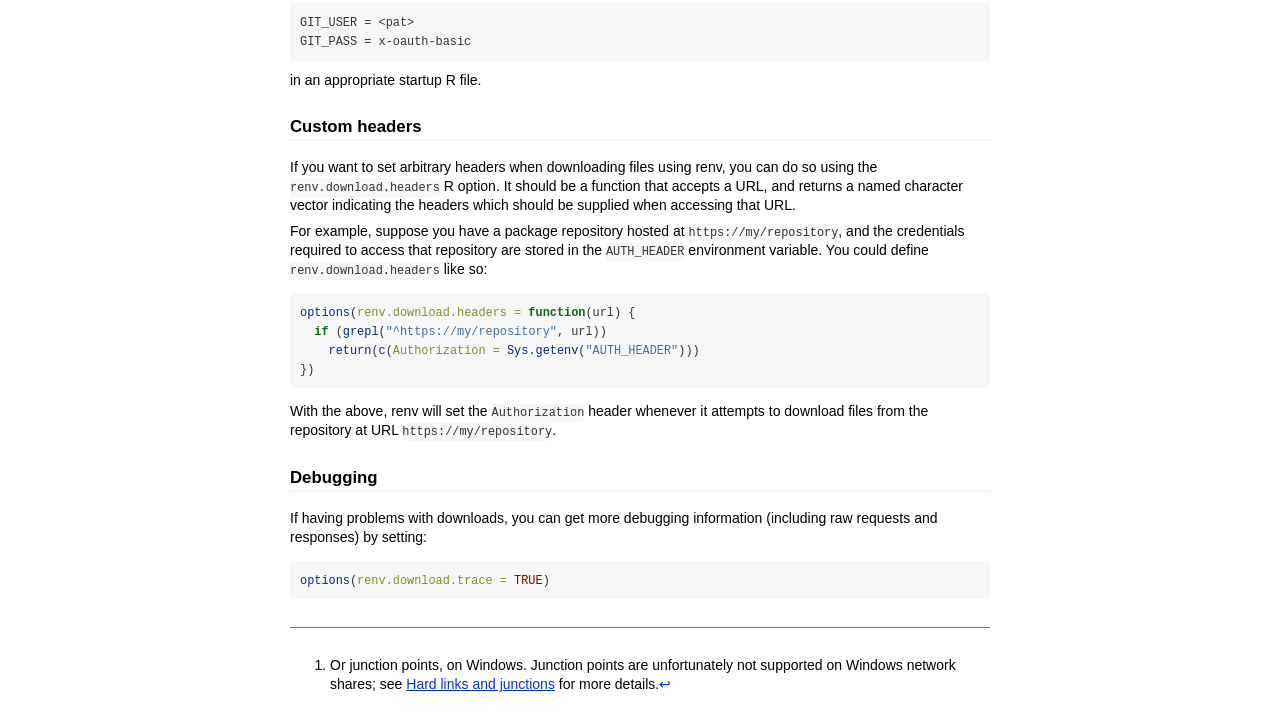
<file: renv/library/R-4.3/aarch64-apple-darwin20/renv/doc/package-install.html>
<!DOCTYPE html>

<html>

<head>

<meta charset="utf-8" />
<meta name="generator" content="pandoc" />
<meta http-equiv="X-UA-Compatible" content="IE=EDGE" />

<meta name="viewport" content="width=device-width, initial-scale=1" />



<title>Installing packages</title>

<script>// Pandoc 2.9 adds attributes on both header and div. We remove the former (to
// be compatible with the behavior of Pandoc < 2.8).
document.addEventListener('DOMContentLoaded', function(e) {
  var hs = document.querySelectorAll("div.section[class*='level'] > :first-child");
  var i, h, a;
  for (i = 0; i < hs.length; i++) {
    h = hs[i];
    if (!/^h[1-6]$/i.test(h.tagName)) continue;  // it should be a header h1-h6
    a = h.attributes;
    while (a.length > 0) h.removeAttribute(a[0].name);
  }
});
</script>

<style type="text/css">
code{white-space: pre-wrap;}
span.smallcaps{font-variant: small-caps;}
span.underline{text-decoration: underline;}
div.column{display: inline-block; vertical-align: top; width: 50%;}
div.hanging-indent{margin-left: 1.5em; text-indent: -1.5em;}
ul.task-list{list-style: none;}
</style>



<style type="text/css">
code {
white-space: pre;
}
.sourceCode {
overflow: visible;
}
</style>
<style type="text/css" data-origin="pandoc">
html { -webkit-text-size-adjust: 100%; }
pre > code.sourceCode { white-space: pre; position: relative; }
pre > code.sourceCode > span { display: inline-block; line-height: 1.25; }
pre > code.sourceCode > span:empty { height: 1.2em; }
.sourceCode { overflow: visible; }
code.sourceCode > span { color: inherit; text-decoration: inherit; }
div.sourceCode { margin: 1em 0; }
pre.sourceCode { margin: 0; }
@media screen {
div.sourceCode { overflow: auto; }
}
@media print {
pre > code.sourceCode { white-space: pre-wrap; }
pre > code.sourceCode > span { text-indent: -5em; padding-left: 5em; }
}
pre.numberSource code
{ counter-reset: source-line 0; }
pre.numberSource code > span
{ position: relative; left: -4em; counter-increment: source-line; }
pre.numberSource code > span > a:first-child::before
{ content: counter(source-line);
position: relative; left: -1em; text-align: right; vertical-align: baseline;
border: none; display: inline-block;
-webkit-touch-callout: none; -webkit-user-select: none;
-khtml-user-select: none; -moz-user-select: none;
-ms-user-select: none; user-select: none;
padding: 0 4px; width: 4em;
color: #aaaaaa;
}
pre.numberSource { margin-left: 3em; border-left: 1px solid #aaaaaa; padding-left: 4px; }
div.sourceCode
{ }
@media screen {
pre > code.sourceCode > span > a:first-child::before { text-decoration: underline; }
}
code span.al { color: #ff0000; font-weight: bold; } 
code span.an { color: #60a0b0; font-weight: bold; font-style: italic; } 
code span.at { color: #7d9029; } 
code span.bn { color: #40a070; } 
code span.bu { color: #008000; } 
code span.cf { color: #007020; font-weight: bold; } 
code span.ch { color: #4070a0; } 
code span.cn { color: #880000; } 
code span.co { color: #60a0b0; font-style: italic; } 
code span.cv { color: #60a0b0; font-weight: bold; font-style: italic; } 
code span.do { color: #ba2121; font-style: italic; } 
code span.dt { color: #902000; } 
code span.dv { color: #40a070; } 
code span.er { color: #ff0000; font-weight: bold; } 
code span.ex { } 
code span.fl { color: #40a070; } 
code span.fu { color: #06287e; } 
code span.im { color: #008000; font-weight: bold; } 
code span.in { color: #60a0b0; font-weight: bold; font-style: italic; } 
code span.kw { color: #007020; font-weight: bold; } 
code span.op { color: #666666; } 
code span.ot { color: #007020; } 
code span.pp { color: #bc7a00; } 
code span.sc { color: #4070a0; } 
code span.ss { color: #bb6688; } 
code span.st { color: #4070a0; } 
code span.va { color: #19177c; } 
code span.vs { color: #4070a0; } 
code span.wa { color: #60a0b0; font-weight: bold; font-style: italic; } 
</style>
<script>
// apply pandoc div.sourceCode style to pre.sourceCode instead
(function() {
  var sheets = document.styleSheets;
  for (var i = 0; i < sheets.length; i++) {
    if (sheets[i].ownerNode.dataset["origin"] !== "pandoc") continue;
    try { var rules = sheets[i].cssRules; } catch (e) { continue; }
    var j = 0;
    while (j < rules.length) {
      var rule = rules[j];
      // check if there is a div.sourceCode rule
      if (rule.type !== rule.STYLE_RULE || rule.selectorText !== "div.sourceCode") {
        j++;
        continue;
      }
      var style = rule.style.cssText;
      // check if color or background-color is set
      if (rule.style.color === '' && rule.style.backgroundColor === '') {
        j++;
        continue;
      }
      // replace div.sourceCode by a pre.sourceCode rule
      sheets[i].deleteRule(j);
      sheets[i].insertRule('pre.sourceCode{' + style + '}', j);
    }
  }
})();
</script>




<style type="text/css">body {
background-color: #fff;
margin: 1em auto;
max-width: 700px;
overflow: visible;
padding-left: 2em;
padding-right: 2em;
font-family: "Open Sans", "Helvetica Neue", Helvetica, Arial, sans-serif;
font-size: 14px;
line-height: 1.35;
}
#TOC {
clear: both;
margin: 0 0 10px 10px;
padding: 4px;
width: 400px;
border: 1px solid #CCCCCC;
border-radius: 5px;
background-color: #f6f6f6;
font-size: 13px;
line-height: 1.3;
}
#TOC .toctitle {
font-weight: bold;
font-size: 15px;
margin-left: 5px;
}
#TOC ul {
padding-left: 40px;
margin-left: -1.5em;
margin-top: 5px;
margin-bottom: 5px;
}
#TOC ul ul {
margin-left: -2em;
}
#TOC li {
line-height: 16px;
}
table {
margin: 1em auto;
border-width: 1px;
border-color: #DDDDDD;
border-style: outset;
border-collapse: collapse;
}
table th {
border-width: 2px;
padding: 5px;
border-style: inset;
}
table td {
border-width: 1px;
border-style: inset;
line-height: 18px;
padding: 5px 5px;
}
table, table th, table td {
border-left-style: none;
border-right-style: none;
}
table thead, table tr.even {
background-color: #f7f7f7;
}
p {
margin: 0.5em 0;
}
blockquote {
background-color: #f6f6f6;
padding: 0.25em 0.75em;
}
hr {
border-style: solid;
border: none;
border-top: 1px solid #777;
margin: 28px 0;
}
dl {
margin-left: 0;
}
dl dd {
margin-bottom: 13px;
margin-left: 13px;
}
dl dt {
font-weight: bold;
}
ul {
margin-top: 0;
}
ul li {
list-style: circle outside;
}
ul ul {
margin-bottom: 0;
}
pre, code {
background-color: #f7f7f7;
border-radius: 3px;
color: #333;
white-space: pre-wrap; 
}
pre {
border-radius: 3px;
margin: 5px 0px 10px 0px;
padding: 10px;
}
pre:not([class]) {
background-color: #f7f7f7;
}
code {
font-family: Consolas, Monaco, 'Courier New', monospace;
font-size: 85%;
}
p > code, li > code {
padding: 2px 0px;
}
div.figure {
text-align: center;
}
img {
background-color: #FFFFFF;
padding: 2px;
border: 1px solid #DDDDDD;
border-radius: 3px;
border: 1px solid #CCCCCC;
margin: 0 5px;
}
h1 {
margin-top: 0;
font-size: 35px;
line-height: 40px;
}
h2 {
border-bottom: 4px solid #f7f7f7;
padding-top: 10px;
padding-bottom: 2px;
font-size: 145%;
}
h3 {
border-bottom: 2px solid #f7f7f7;
padding-top: 10px;
font-size: 120%;
}
h4 {
border-bottom: 1px solid #f7f7f7;
margin-left: 8px;
font-size: 105%;
}
h5, h6 {
border-bottom: 1px solid #ccc;
font-size: 105%;
}
a {
color: #0033dd;
text-decoration: none;
}
a:hover {
color: #6666ff; }
a:visited {
color: #800080; }
a:visited:hover {
color: #BB00BB; }
a[href^="http:"] {
text-decoration: underline; }
a[href^="https:"] {
text-decoration: underline; }

code > span.kw { color: #555; font-weight: bold; } 
code > span.dt { color: #902000; } 
code > span.dv { color: #40a070; } 
code > span.bn { color: #d14; } 
code > span.fl { color: #d14; } 
code > span.ch { color: #d14; } 
code > span.st { color: #d14; } 
code > span.co { color: #888888; font-style: italic; } 
code > span.ot { color: #007020; } 
code > span.al { color: #ff0000; font-weight: bold; } 
code > span.fu { color: #900; font-weight: bold; } 
code > span.er { color: #a61717; background-color: #e3d2d2; } 
</style>




</head>

<body>




<h1 class="title toc-ignore">Installing packages</h1>



<div class="sourceCode" id="cb1"><pre class="sourceCode r"><code class="sourceCode r"><span id="cb1-1"><a href="#cb1-1" tabindex="-1"></a><span class="fu">library</span>(renv)</span>
<span id="cb1-2"><a href="#cb1-2" tabindex="-1"></a><span class="co">#&gt; </span></span>
<span id="cb1-3"><a href="#cb1-3" tabindex="-1"></a><span class="co">#&gt; Attaching package: &#39;renv&#39;</span></span>
<span id="cb1-4"><a href="#cb1-4" tabindex="-1"></a><span class="co">#&gt; The following objects are masked from &#39;package:stats&#39;:</span></span>
<span id="cb1-5"><a href="#cb1-5" tabindex="-1"></a><span class="co">#&gt; </span></span>
<span id="cb1-6"><a href="#cb1-6" tabindex="-1"></a><span class="co">#&gt;     embed, update</span></span>
<span id="cb1-7"><a href="#cb1-7" tabindex="-1"></a><span class="co">#&gt; The following objects are masked from &#39;package:utils&#39;:</span></span>
<span id="cb1-8"><a href="#cb1-8" tabindex="-1"></a><span class="co">#&gt; </span></span>
<span id="cb1-9"><a href="#cb1-9" tabindex="-1"></a><span class="co">#&gt;     history, upgrade</span></span>
<span id="cb1-10"><a href="#cb1-10" tabindex="-1"></a><span class="co">#&gt; The following objects are masked from &#39;package:base&#39;:</span></span>
<span id="cb1-11"><a href="#cb1-11" tabindex="-1"></a><span class="co">#&gt; </span></span>
<span id="cb1-12"><a href="#cb1-12" tabindex="-1"></a><span class="co">#&gt;     autoload, load, remove, use</span></span></code></pre></div>
<p>Package installation is an important part of renv. This vignette
gives you the details, starting with an overview of renv’s cache, before
going into various installation challenges around building from source
and downloading with proxies or authentication.</p>
<div id="cache" class="section level2">
<h2>Cache</h2>
<p>One of renv’s primary features is the global package cache, which
shared across all projects. The renv package cache provides two primary
benefits:</p>
<ol style="list-style-type: decimal">
<li><p>Installing and restoring packages is much faster, as renv can
find and re-use previously installed packages from the cache.</p></li>
<li><p>Projects take up less disk space, because each project doesn’t
need to contain it’s own copy of every package.</p></li>
</ol>
<p>When installing a package, renv installs into the global cache and
then adds a symlink<a href="#fn1" class="footnote-ref" id="fnref1"><sup>1</sup></a> to that directory in the project library.
That way each renv project remains isolated from other projects on your
system, but they can still re-use the same installed packages.</p>
<p>The process by which packages enter the cache is roughly as
follows:</p>
<ol style="list-style-type: decimal">
<li><p>Package installation is requested via
e.g. <code>install.packages()</code>, or <code>renv::install()</code>,
or as part of <code>renv::restore()</code>.</p></li>
<li><p>If renv is able to find the requested version of the package in
the cache, then that package is linked into the project library, and
installation is complete.</p></li>
<li><p>Otherwise, the package is downloaded and installed into the
project library.</p></li>
<li><p>After installation of the package has successfully completed, the
package is then copied into the global package cache, and then symlinked
into the project library.</p></li>
</ol>
<p>In some cases, renv will be unable to directly link from the global
package cache to your project library, e.g. if the package cache and
your project library live on different disk volumes. In such a case,
renv will instead copy the package from the cache into the project
library. This is much slower, so is worth avoiding.</p>
<div id="cache-location" class="section level3">
<h3>Cache location</h3>
<p>You can find the location of the current cache with
<code>renv::paths$cache()</code>. By default, it will be in one of the
following folders:</p>
<ul>
<li>Linux: <code>~/.cache/R/renv/cache</code></li>
<li>macOS:
<code>~/Library/Caches/org.R-project.R/R/renv/cache</code></li>
<li>Windows: <code>%LOCALAPPDATA%/renv/cache</code></li>
</ul>
<p>If you’d like to share the package cache across multiple users, you
can do so by setting the <code>RENV_PATHS_CACHE</code> environment
variable to a shared path. This variable should be set in an R startup
file to make it apply to all R sessions. While you can set it in a
project-local <code>.Renviron</code>, or the user-level
<code>~/.Renviron</code>, we generally recommend using the R
installation’s site-wide <code>Renviron.site</code> if you’d like to
ensure the same cache path is visible to all users of R on a system.</p>
<p>You may also want to set <code>RENV_PATHS_CACHE</code> so that the
global package cache can be stored on the same volume as the projects
you normally work on. This is especially important when working projects
stored on a networked filesystem.</p>
</div>
<div id="multiple-caches" class="section level3">
<h3>Multiple caches</h3>
<p>It is also possible to configure renv to use multiple cache
locations. For example, you might want to make both a user-local package
cache, as well as a global administrator-managed cache, visible within
an renv project. To do so, you can specify the paths to the cache
separated with a <code>;</code> (or <code>:</code> on Unix if
preferred). For example:</p>
<pre><code>RENV_PATHS_CACHE=/path/to/local/cache;/path/to/global/cache</code></pre>
<p>In such a case, renv will iterate over the cache locations in order
when trying to find a package, and newly-installed packages will enter
the first writable cache path listed in
<code>RENV_PATHS_CACHE</code>.</p>
</div>
<div id="shared-cache-locations" class="section level3">
<h3>Shared cache locations</h3>
<p>When the renv cache is enabled, if that cache is shared and visible
to multiple users, then each of those users will have an opportunity to
install packages into the renv cache. However, some care must be taken
to ensure that these packages can be used by different users in your
environment:</p>
<ol style="list-style-type: decimal">
<li><p>Packages copied into the cache may have <a href="https://en.wikipedia.org/wiki/Access-control_list">Access-control
Lists</a> (ACLs), which might prevent others from using packages that
have been installed into the cache. If this is the case, it’s important
that ACLs be set (or updated) on cache entries so that the cache is
accessible to each user requiring access. When deploying renv in an
enterprise environment, the system administrator should take care to
ensure ACLs (if any) allow users access to packages within the renv
cache.</p></li>
<li><p>By default, packages copied into the cache will remain “owned” by
the user that requested installation of that package. If you’d like renv
to instead re-assign ownership of the cached package to a separate user
account, you can set the <code>RENV_CACHE_USER</code> environment
variable. When set, renv will attempt to run
<code>chown -R &lt;package&gt; &lt;user&gt;</code> to update cache
ownership after the package has been copied into the cache.</p></li>
</ol>
</div>
<div id="caveats" class="section level3">
<h3>Caveats</h3>
<p>While we recommend enabling the cache by default, if you’re having
trouble with it, you can disable it by setting the project setting
<code>renv::settings$use.cache(FALSE)</code>. Doing this will ensure
that packages are then installed into your project library directly,
without attempting to link and use packages from the renv cache.</p>
<p>If you find a problematic package has entered the cache (for example,
an installed package has become corrupted), that package can be removed
with the <code>renv::purge()</code> function. See the
<code>?purge</code> documentation for caveats and things to be aware of
when removing packages from the cache.</p>
<p>You can also force a package to be re-installed and re-cached with
the following functions:</p>
<div class="sourceCode" id="cb3"><pre class="sourceCode r"><code class="sourceCode r"><span id="cb3-1"><a href="#cb3-1" tabindex="-1"></a><span class="co"># restore packages from the lockfile, bypassing the cache</span></span>
<span id="cb3-2"><a href="#cb3-2" tabindex="-1"></a>renv<span class="sc">::</span><span class="fu">restore</span>(<span class="at">rebuild =</span> <span class="cn">TRUE</span>)</span>
<span id="cb3-3"><a href="#cb3-3" tabindex="-1"></a></span>
<span id="cb3-4"><a href="#cb3-4" tabindex="-1"></a><span class="co"># re-install a package</span></span>
<span id="cb3-5"><a href="#cb3-5" tabindex="-1"></a>renv<span class="sc">::</span><span class="fu">install</span>(<span class="st">&quot;&lt;package&gt;&quot;</span>, <span class="at">rebuild =</span> <span class="cn">TRUE</span>)</span>
<span id="cb3-6"><a href="#cb3-6" tabindex="-1"></a></span>
<span id="cb3-7"><a href="#cb3-7" tabindex="-1"></a><span class="co"># rebuild all packages in the project</span></span>
<span id="cb3-8"><a href="#cb3-8" tabindex="-1"></a>renv<span class="sc">::</span><span class="fu">rebuild</span>()</span></code></pre></div>
<p>See each function’s respective documentation for more details.</p>
</div>
</div>
<div id="building-from-source" class="section level2">
<h2>Building from source</h2>
<p>Where possible, renv will install package binaries, but sometimes a
binary is not available and you have to build from source. Installation
from source can be challenging for a few reasons:</p>
<ol style="list-style-type: decimal">
<li><p>Your system will need to have a compatible compiler toolchain
available. In some cases, R packages may depend on C / C++ features that
aren’t available in an older system toolchain, especially in some older
Linux enterprise environments.</p></li>
<li><p>Your system will need requisite system libraries, as many R
packages contain compiled C / C++ code that depend on and link to these
packages.</p></li>
</ol>
<!-- TODO: renv::equip() for Linux + macOS; use sysreqsdb -->
<div id="configure-flags" class="section level3">
<h3>Configure flags</h3>
<p>Many <code>R</code> packages have a <code>configure</code> script
that needs to be run to prepare the package for installation. Arguments
and environment variables can be passed through to those scripts in a
manner similar to <code>install.packages()</code>. In particular, the
<code>R</code> options <code>configure.args</code> and
<code>configure.vars</code> can be used to map package names to their
appropriate configuration. For example:</p>
<div class="sourceCode" id="cb4"><pre class="sourceCode r"><code class="sourceCode r"><span id="cb4-1"><a href="#cb4-1" tabindex="-1"></a><span class="co"># installation of RNetCDF may require us to set include paths for netcdf</span></span>
<span id="cb4-2"><a href="#cb4-2" tabindex="-1"></a>configure.args <span class="ot">=</span> <span class="fu">c</span>(<span class="at">RNetCDF =</span> <span class="st">&quot;--with-netcdf-include=/usr/include/udunits2&quot;</span>)</span>
<span id="cb4-3"><a href="#cb4-3" tabindex="-1"></a><span class="fu">options</span>(<span class="at">configure.args =</span> configure.args)</span>
<span id="cb4-4"><a href="#cb4-4" tabindex="-1"></a>renv<span class="sc">::</span><span class="fu">install</span>(<span class="st">&quot;RNetCDF&quot;</span>)</span></code></pre></div>
<p>This could also be specified as, for example,</p>
<div class="sourceCode" id="cb5"><pre class="sourceCode r"><code class="sourceCode r"><span id="cb5-1"><a href="#cb5-1" tabindex="-1"></a><span class="fu">options</span>(</span>
<span id="cb5-2"><a href="#cb5-2" tabindex="-1"></a>  <span class="at">configure.args.RNetCDF =</span> <span class="st">&quot;--with-netcdf-include=/usr/include/udunits2&quot;</span></span>
<span id="cb5-3"><a href="#cb5-3" tabindex="-1"></a>)</span>
<span id="cb5-4"><a href="#cb5-4" tabindex="-1"></a>renv<span class="sc">::</span><span class="fu">install</span>(<span class="st">&quot;RNetCDF&quot;</span>)</span></code></pre></div>
</div>
<div id="install-flags" class="section level3">
<h3>Install flags</h3>
<p>Similarly, additional flags that should be passed to
<code>R CMD INSTALL</code> can be set via the <code>install.opts</code>
<code>R</code> option:</p>
<div class="sourceCode" id="cb6"><pre class="sourceCode r"><code class="sourceCode r"><span id="cb6-1"><a href="#cb6-1" tabindex="-1"></a><span class="co"># installation of R packages using the Windows Subsystem for Linux</span></span>
<span id="cb6-2"><a href="#cb6-2" tabindex="-1"></a><span class="co"># may require the `--no-lock` flag to be set during install</span></span>
<span id="cb6-3"><a href="#cb6-3" tabindex="-1"></a><span class="fu">options</span>(<span class="at">install.opts =</span> <span class="st">&quot;--no-lock&quot;</span>)</span>
<span id="cb6-4"><a href="#cb6-4" tabindex="-1"></a>renv<span class="sc">::</span><span class="fu">install</span>(<span class="st">&quot;xml2&quot;</span>)</span>
<span id="cb6-5"><a href="#cb6-5" tabindex="-1"></a></span>
<span id="cb6-6"><a href="#cb6-6" tabindex="-1"></a><span class="co"># alternatively, you can set such options for specific packages with e.g.</span></span>
<span id="cb6-7"><a href="#cb6-7" tabindex="-1"></a><span class="fu">options</span>(<span class="at">install.opts =</span> <span class="fu">list</span>(<span class="at">xml2 =</span> <span class="st">&quot;--no-lock&quot;</span>))</span>
<span id="cb6-8"><a href="#cb6-8" tabindex="-1"></a>renv<span class="sc">::</span><span class="fu">install</span>(<span class="st">&quot;xml2&quot;</span>)</span></code></pre></div>
</div>
<div id="vignettes" class="section level3">
<h3>Vignettes</h3>
<p>renv does not build vignettes when installing a package from source.
This is because vignettes often require suggested packages, and
installing all suggested packages (particularly from source) can be
arduous.</p>
<p>If you want to distribute vignettes for your own packages, we suggest
creating your own repository of binaries, either with <a href="https://r-universe.dev/">R Universe</a> (for publicly hosted
packages on GitHub), with <a href="https://posit.co/products/enterprise/package-manager/">Posit
Package Manager</a>, or with <a href="https://eddelbuettel.github.io/drat/">drat</a>.</p>
</div>
</div>
<div id="downloads" class="section level2">
<h2>Downloads</h2>
<p>By default, renv uses <a href="https://curl.se/">curl</a> for file
downloads when available. This allows renv to support a number of
download features across multiple versions of R, including:</p>
<ul>
<li>Custom headers (used especially for authentication),</li>
<li>Connection timeouts,</li>
<li>Download retries on transient errors.</li>
</ul>
<p>If <code>curl</code> is not available on your machine, it is highly
recommended that you install it. Newer versions of Windows 10 come with
a bundled version of <code>curl.exe</code>; other users on Windows can
use <code>renv::equip()</code> to download and install a recent copy of
<code>curl</code>. Newer versions of macOS come with a bundled version
of <code>curl</code> that is adequate for usage with renv, and most
Linux package managers have a modern version of <code>curl</code>
available in their package repositories. You can also configure which
<code>curl</code> executable is used by setting the
<code>RENV_CURL_EXECUTABLE</code> environment variable, if
necessary.</p>
<p><code>curl</code> downloads can be configured through renv’s
configuration settings – see <code>?renv::config</code> for more
details.</p>
<div id="alternative-downloaders" class="section level3">
<h3>Alternative downloaders</h3>
<p>If you’ve already configured R’s downloader and would like to bypass
renv’s attempts to use <code>curl</code>, you can use the R option
<code>renv.download.override</code>. For example, executing:</p>
<div class="sourceCode" id="cb7"><pre class="sourceCode r"><code class="sourceCode r"><span id="cb7-1"><a href="#cb7-1" tabindex="-1"></a><span class="fu">options</span>(<span class="at">renv.download.override =</span> utils<span class="sc">::</span>download.file)</span></code></pre></div>
<p>would instruct renv to use R’s own download machinery when attempting
to download files from the internet (respecting the R options
<code>download.file.method</code> and <code>download.file.extra</code>
as appropriate). Advanced users can also provide their own download
function, provided its signature matches that of
<code>utils::download.file()</code>.</p>
<p>You can also instruct renv to use a different download method by
setting the <code>RENV_DOWNLOAD_METHOD</code> environment variable. For
example:</p>
<pre><code># use Windows&#39; internal download machinery
Sys.setenv(RENV_DOWNLOAD_METHOD = &quot;wininet&quot;)

# use R&#39;s bundled libcurl implementation
Sys.setenv(RENV_DOWNLOAD_METHOD = &quot;libcurl&quot;)</code></pre>
<p>If you find that downloads work outside of renv projects, but not
within renv projects, you may need to tell renv to use the same download
file method that R has been configured to use. You can check which
download method R is currently configured to use with:</p>
<div class="sourceCode" id="cb9"><pre class="sourceCode r"><code class="sourceCode r"><span id="cb9-1"><a href="#cb9-1" tabindex="-1"></a><span class="fu">getOption</span>(<span class="st">&quot;download.file.method&quot;</span>)</span></code></pre></div>
<p>And the downloader currently used by renv can be queried with:</p>
<div class="sourceCode" id="cb10"><pre class="sourceCode r"><code class="sourceCode r"><span id="cb10-1"><a href="#cb10-1" tabindex="-1"></a>renv<span class="sc">:::</span><span class="fu">renv_download_method</span>()</span></code></pre></div>
<p>You can force renv to use the same download method as R by
setting:</p>
<div class="sourceCode" id="cb11"><pre class="sourceCode r"><code class="sourceCode r"><span id="cb11-1"><a href="#cb11-1" tabindex="-1"></a><span class="fu">Sys.setenv</span>(<span class="at">RENV_DOWNLOAD_METHOD =</span> <span class="fu">getOption</span>(<span class="st">&quot;download.file.method&quot;</span>))</span></code></pre></div>
<p>and, if necessary, you could also set this environment variable
within e.g. your <code>~/.Renviron</code>, so that it is visible to all
R sessions. See <code>?Startup</code> for more details.</p>
<p>Note that other features (e.g. authentication) may not be supported
when using an alternative download file method – you will have to
configure the downloader yourself if that is required. See
<code>?download.file</code> for more details.</p>
</div>
<div id="proxies" class="section level3">
<h3>Proxies</h3>
<p>If your downloads need to go through a proxy server, then there are a
variety of approaches you can take to make this work:</p>
<ol style="list-style-type: decimal">
<li><p>Set the <code>http_proxy</code> and / or <code>https_proxy</code>
environment variables. These environment variables can contain the full
URL to your proxy server, including a username + password if
necessary.</p></li>
<li><p>You can use a <code>.curlrc</code> (<code>_curlrc</code> on
Windows) to provide information about the proxy server to be used. This
file should be placed in your home folder (see
<code>Sys.getenv(&quot;HOME&quot;)</code>, or <code>Sys.getenv(&quot;R_USER&quot;)</code> on
Windows); alternatively, you can set the <code>CURL_HOME</code>
environment variable to point to a custom ‘home’ folder to be used by
<code>curl</code> when resolving the runtime configuration file. On
Windows, you can also place your <code>_curlrc</code> in the same
directory where the <code>curl.exe</code> binary is located.</p></li>
</ol>
<p>See the curl documentation on <a href="https://ec.haxx.se/usingcurl/proxies/">proxies</a> and <a href="https://ec.haxx.se/cmdline/configfile.html">config files</a> for
more details.</p>
<p>As an <a href="https://github.com/rstudio/renv/issues/146">example</a>, the
following <code>_curlrc</code> works when using authentication with NTLM
and SSPI on Windows:</p>
<pre><code>--proxy &quot;your.proxy.dns:port&quot;
--proxy-ntlm
--proxy-user &quot;:&quot;
--insecure</code></pre>
<p>The <a href="https://cran.r-project.org/package=curl">curl</a> R
package also has a helper:</p>
<pre><code>curl::ie_get_proxy_for_url()</code></pre>
<p>which may be useful when attempting to discover this proxy
address.</p>
</div>
<div id="authentication" class="section level3">
<h3>Authentication</h3>
<p>Your project may make use of packages which are available from remote
sources requiring some form of authentication to access – for example, a
GitHub enterprise server. Usually, either a personal access token (PAT)
or username + password combination is required for authentication. renv
is able to authenticate when downloading from such sources, using the
same system as the <a href="https://cran.r-project.org/package=remotes">remotes</a> package.
In particular, environment variables are used to record and transfer the
required authentication information.</p>
<table>
<thead>
<tr class="header">
<th><strong>Remote Source</strong></th>
<th><strong>Authentication</strong></th>
</tr>
</thead>
<tbody>
<tr class="odd">
<td>GitHub</td>
<td><code>GITHUB_PAT</code></td>
</tr>
<tr class="even">
<td>GitLab</td>
<td><code>GITLAB_PAT</code></td>
</tr>
<tr class="odd">
<td>Bitbucket</td>
<td><code>BITBUCKET_USER</code> + <code>BITBUCKET_PASSWORD</code></td>
</tr>
<tr class="even">
<td>Git Remotes</td>
<td><code>GIT_PAT</code> / <code>GIT_USER</code> +
<code>GIT_PASSWORD</code></td>
</tr>
</tbody>
</table>
<p>These credentials can be stored in e.g. <code>.Renviron</code>, or
can be set in your R session through other means as appropriate.</p>
<p>If you require custom authentication for different packages (for
example, your project makes use of packages available on different
GitHub enterprise servers), you can use the <code>renv.auth</code> R
option to provide package-specific authentication settings.
<code>renv.auth</code> can either be a a named list associating package
names with environment variables, or a function accepting a package name
+ record, and returning a list of environment variables. For
example:</p>
<div class="sourceCode" id="cb14"><pre class="sourceCode r"><code class="sourceCode r"><span id="cb14-1"><a href="#cb14-1" tabindex="-1"></a><span class="co"># define a function providing authentication</span></span>
<span id="cb14-2"><a href="#cb14-2" tabindex="-1"></a><span class="fu">options</span>(<span class="at">renv.auth =</span> <span class="cf">function</span>(package, record) {</span>
<span id="cb14-3"><a href="#cb14-3" tabindex="-1"></a>  <span class="cf">if</span> (package <span class="sc">==</span> <span class="st">&quot;MyPackage&quot;</span>)</span>
<span id="cb14-4"><a href="#cb14-4" tabindex="-1"></a>    <span class="fu">return</span>(<span class="fu">list</span>(<span class="at">GITHUB_PAT =</span> <span class="st">&quot;&lt;pat&gt;&quot;</span>))</span>
<span id="cb14-5"><a href="#cb14-5" tabindex="-1"></a>})</span>
<span id="cb14-6"><a href="#cb14-6" tabindex="-1"></a></span>
<span id="cb14-7"><a href="#cb14-7" tabindex="-1"></a><span class="co"># use a named list directly</span></span>
<span id="cb14-8"><a href="#cb14-8" tabindex="-1"></a><span class="fu">options</span>(<span class="at">renv.auth =</span> <span class="fu">list</span>(</span>
<span id="cb14-9"><a href="#cb14-9" tabindex="-1"></a>  <span class="at">MyPackage =</span> <span class="fu">list</span>(<span class="at">GITHUB_PAT =</span> <span class="st">&quot;&lt;pat&gt;&quot;</span>)</span>
<span id="cb14-10"><a href="#cb14-10" tabindex="-1"></a>))</span>
<span id="cb14-11"><a href="#cb14-11" tabindex="-1"></a></span>
<span id="cb14-12"><a href="#cb14-12" tabindex="-1"></a><span class="co"># alternatively, set package-specific option</span></span>
<span id="cb14-13"><a href="#cb14-13" tabindex="-1"></a><span class="co"># as a list</span></span>
<span id="cb14-14"><a href="#cb14-14" tabindex="-1"></a><span class="fu">options</span>(<span class="at">renv.auth.MyPackage =</span> <span class="fu">list</span>(<span class="at">GITHUB_PAT =</span> <span class="st">&quot;&lt;pat&gt;&quot;</span>))</span>
<span id="cb14-15"><a href="#cb14-15" tabindex="-1"></a><span class="co"># as a function</span></span>
<span id="cb14-16"><a href="#cb14-16" tabindex="-1"></a><span class="fu">options</span>(<span class="at">renv.auth.MyPackage =</span> <span class="cf">function</span>(record) {</span>
<span id="cb14-17"><a href="#cb14-17" tabindex="-1"></a>   <span class="fu">list</span>(<span class="at">GITHUB_PAT =</span> <span class="st">&quot;&lt;pat&gt;&quot;</span>)</span>
<span id="cb14-18"><a href="#cb14-18" tabindex="-1"></a>})</span></code></pre></div>
<p>For packages installed from Git remotes, renv will attempt to use
<code>git</code> from the command line to download and restore the
associated package. Hence, it is recommended that authentication is done
through SSH keys when possible.</p>
<p>Authentication may be required when resolving a package from a remote
specification. If the package name cannot be inferred directly from the
remote, it can be supplied with a prefix of the form
<code>&lt;package&gt;=</code>. For example, the igraph package on GitHub
at <a href="https://github.com/igraph/rigraph" class="uri">https://github.com/igraph/rigraph</a> could be installed
with:</p>
<pre><code>renv::install(&quot;igraph=igraph/rigraph&quot;)</code></pre>
<div id="azure-devops" class="section level4">
<h4>Azure DevOps</h4>
<p>Authentication with Azure DevOps may require credentials to be set in
a slightly different way. In particular, you can use:</p>
<pre><code>GITHUB_USER = &lt;username&gt;
GITHUB_PASS = &lt;password&gt;</code></pre>
<p>replacing <code>&lt;username&gt;</code> and
<code>&lt;password&gt;</code> as appropriate – for example, your
password may just be a PAT. See <a href="https://github.com/rstudio/renv/issues/1751" class="uri">https://github.com/rstudio/renv/issues/1751</a> for more
details.</p>
</div>
<div id="git-and-personal-access-tokens" class="section level4">
<h4>Git and Personal Access Tokens</h4>
<p>Rather than username + password, some remote Git repositories might
require Personal Access Tokens (PATs) for authentication. Typically,
such servers expect authentication credentials where:</p>
<ul>
<li>Your PAT is supplied as the username,</li>
<li>Either an empty response, or the string <code>x-oauth-basic</code>,
is provided as the password.</li>
</ul>
<p>To help facilitate this, you can set:</p>
<pre><code>GIT_USER = &lt;pat&gt;
GIT_PASS = x-oauth-basic</code></pre>
<p>in an appropriate startup R file.</p>
</div>
</div>
<div id="custom-headers" class="section level3">
<h3>Custom headers</h3>
<p>If you want to set arbitrary headers when downloading files using
renv, you can do so using the <code>renv.download.headers</code> R
option. It should be a function that accepts a URL, and returns a named
character vector indicating the headers which should be supplied when
accessing that URL.</p>
<p>For example, suppose you have a package repository hosted at
<code>https://my/repository</code>, and the credentials required to
access that repository are stored in the <code>AUTH_HEADER</code>
environment variable. You could define
<code>renv.download.headers</code> like so:</p>
<div class="sourceCode" id="cb18"><pre class="sourceCode r"><code class="sourceCode r"><span id="cb18-1"><a href="#cb18-1" tabindex="-1"></a><span class="fu">options</span>(<span class="at">renv.download.headers =</span> <span class="cf">function</span>(url) {</span>
<span id="cb18-2"><a href="#cb18-2" tabindex="-1"></a>  <span class="cf">if</span> (<span class="fu">grepl</span>(<span class="st">&quot;^https://my/repository&quot;</span>, url))</span>
<span id="cb18-3"><a href="#cb18-3" tabindex="-1"></a>    <span class="fu">return</span>(<span class="fu">c</span>(<span class="at">Authorization =</span> <span class="fu">Sys.getenv</span>(<span class="st">&quot;AUTH_HEADER&quot;</span>)))</span>
<span id="cb18-4"><a href="#cb18-4" tabindex="-1"></a>})</span></code></pre></div>
<p>With the above, renv will set the <code>Authorization</code> header
whenever it attempts to download files from the repository at URL
<code>https://my/repository</code>.</p>
</div>
<div id="debugging" class="section level3">
<h3>Debugging</h3>
<p>If having problems with downloads, you can get more debugging
information (including raw requests and responses) by setting:</p>
<div class="sourceCode" id="cb19"><pre class="sourceCode r"><code class="sourceCode r"><span id="cb19-1"><a href="#cb19-1" tabindex="-1"></a><span class="fu">options</span>(<span class="at">renv.download.trace =</span> <span class="cn">TRUE</span>) </span></code></pre></div>
</div>
</div>
<div class="footnotes footnotes-end-of-document">
<hr />
<ol>
<li id="fn1"><p>Or junction points, on Windows. Junction points are
unfortunately not supported on Windows network shares; see <a href="https://learn.microsoft.com/en-us/windows/win32/fileio/hard-links-and-junctions">Hard
links and junctions</a> for more details.<a href="#fnref1" class="footnote-back">↩︎</a></p></li>
</ol>
</div>



<!-- code folding -->


<!-- dynamically load mathjax for compatibility with self-contained -->
<script>
  (function () {
    var script = document.createElement("script");
    script.type = "text/javascript";
    script.src  = "https://mathjax.rstudio.com/latest/MathJax.js?config=TeX-AMS-MML_HTMLorMML";
    document.getElementsByTagName("head")[0].appendChild(script);
  })();
</script>

</body>
</html>
</file>
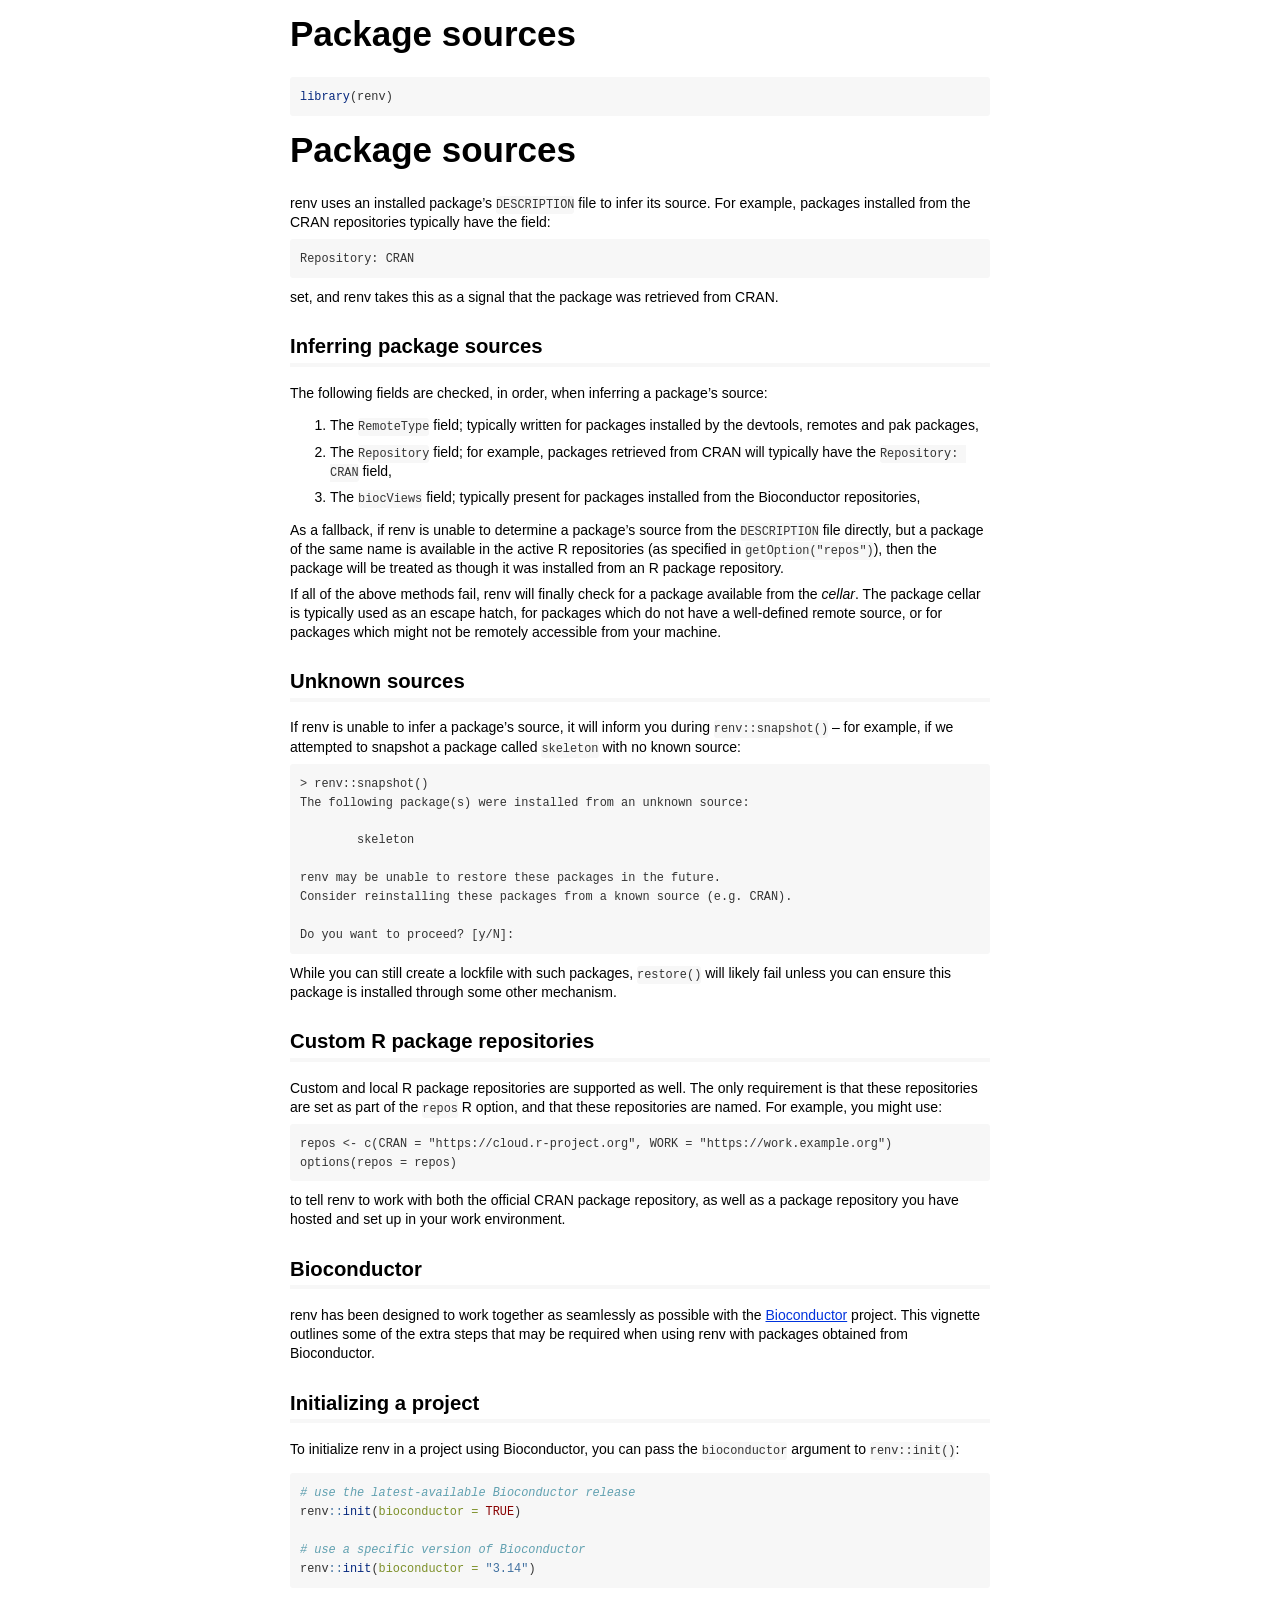
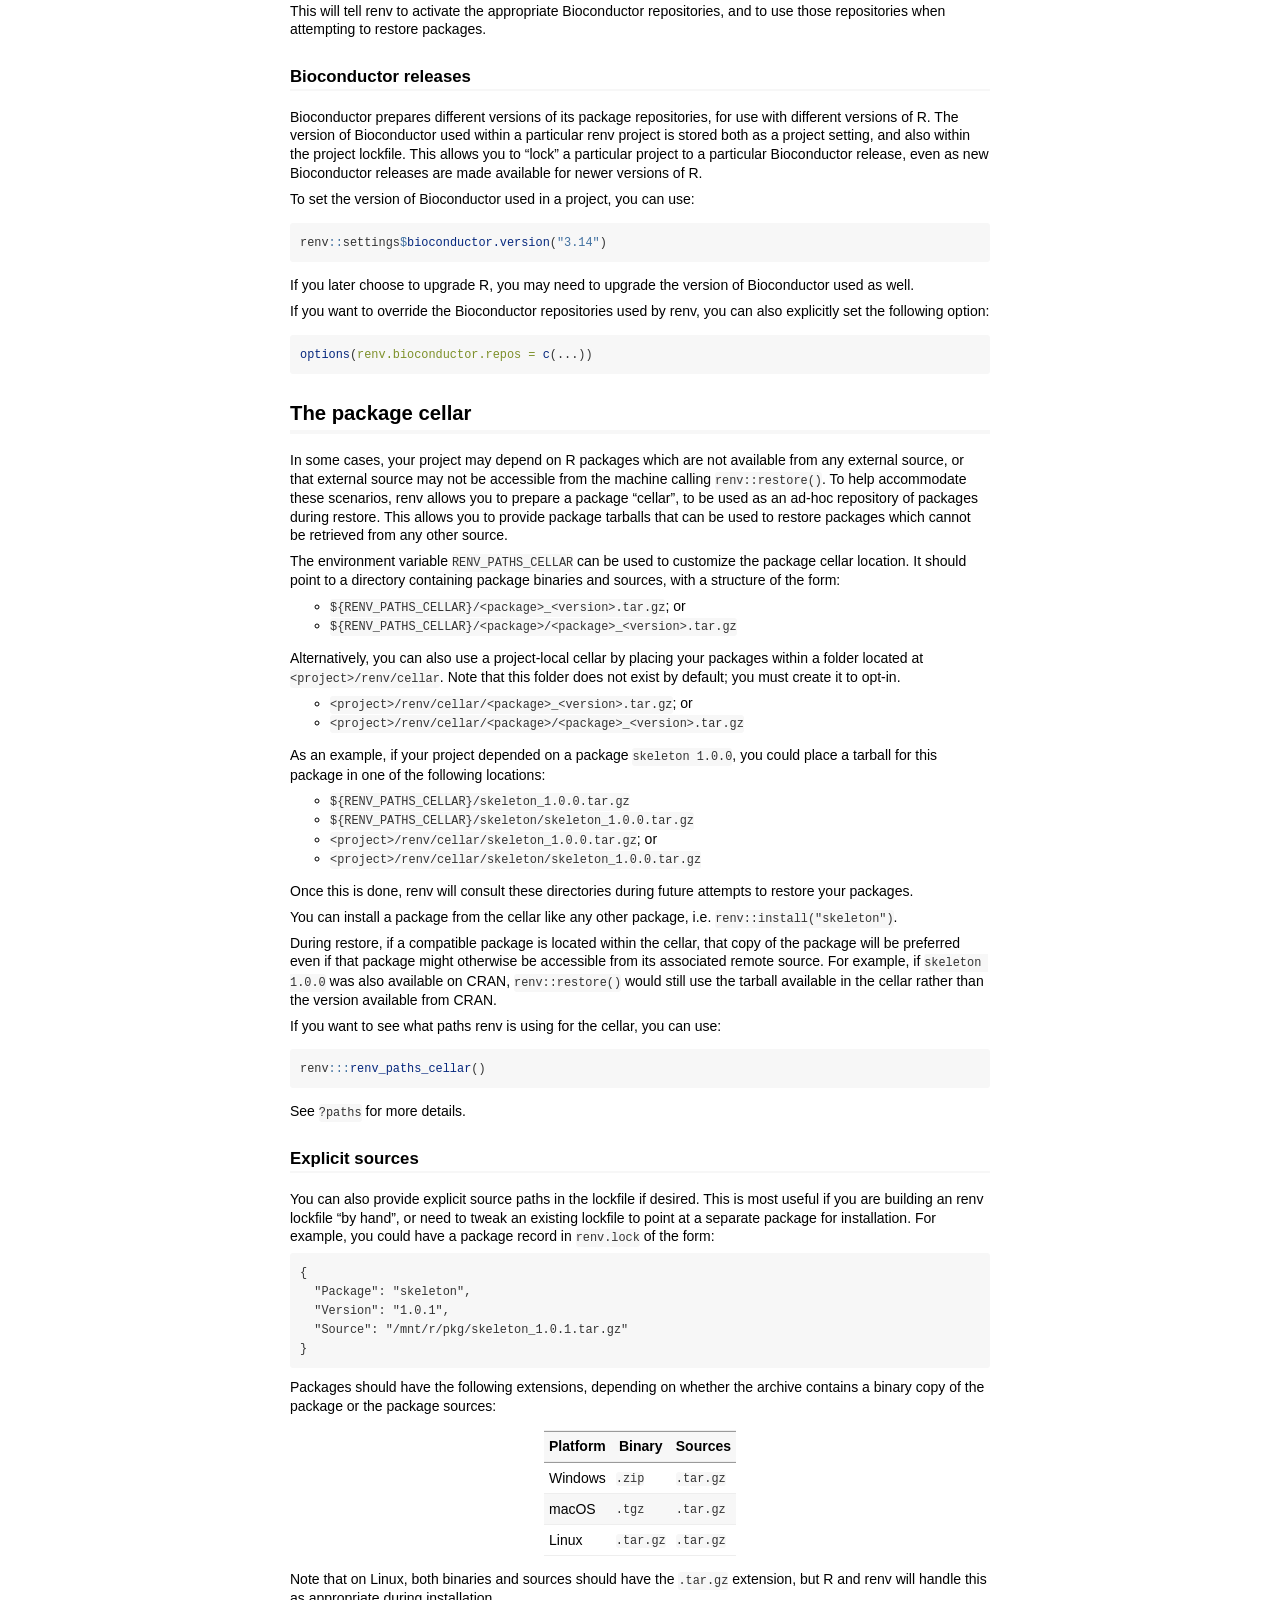
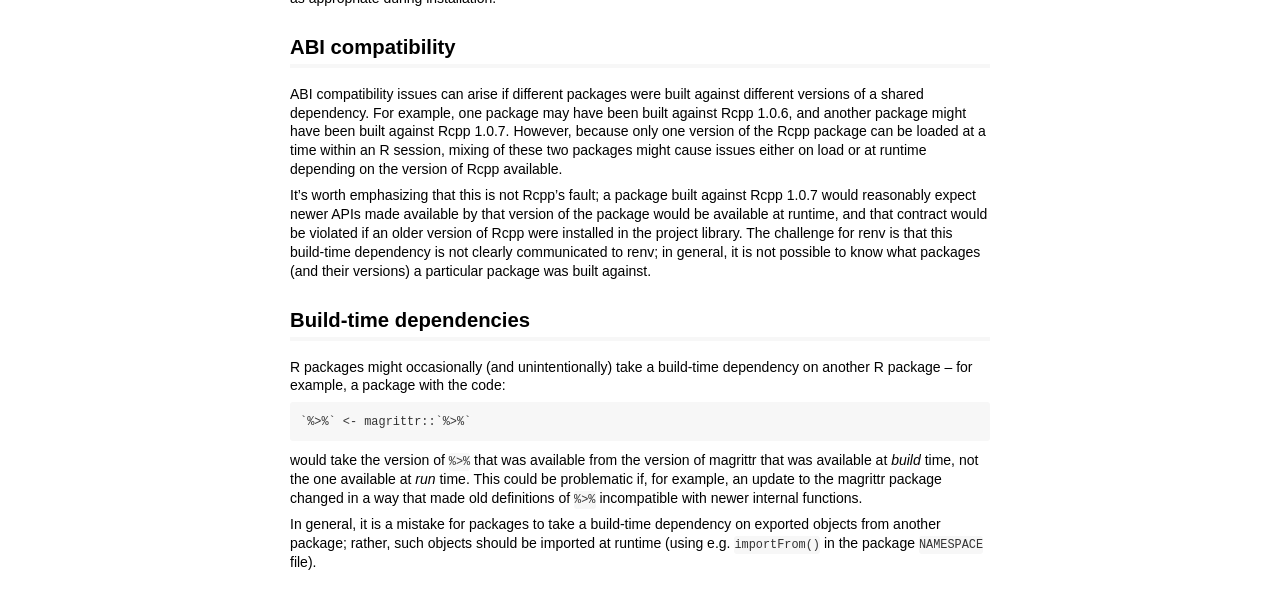
<file: renv/library/R-4.3/aarch64-apple-darwin20/renv/doc/package-sources.html>
<!DOCTYPE html>

<html>

<head>

<meta charset="utf-8" />
<meta name="generator" content="pandoc" />
<meta http-equiv="X-UA-Compatible" content="IE=EDGE" />

<meta name="viewport" content="width=device-width, initial-scale=1" />



<title>Package sources</title>

<script>// Pandoc 2.9 adds attributes on both header and div. We remove the former (to
// be compatible with the behavior of Pandoc < 2.8).
document.addEventListener('DOMContentLoaded', function(e) {
  var hs = document.querySelectorAll("div.section[class*='level'] > :first-child");
  var i, h, a;
  for (i = 0; i < hs.length; i++) {
    h = hs[i];
    if (!/^h[1-6]$/i.test(h.tagName)) continue;  // it should be a header h1-h6
    a = h.attributes;
    while (a.length > 0) h.removeAttribute(a[0].name);
  }
});
</script>

<style type="text/css">
code{white-space: pre-wrap;}
span.smallcaps{font-variant: small-caps;}
span.underline{text-decoration: underline;}
div.column{display: inline-block; vertical-align: top; width: 50%;}
div.hanging-indent{margin-left: 1.5em; text-indent: -1.5em;}
ul.task-list{list-style: none;}
</style>



<style type="text/css">
code {
white-space: pre;
}
.sourceCode {
overflow: visible;
}
</style>
<style type="text/css" data-origin="pandoc">
html { -webkit-text-size-adjust: 100%; }
pre > code.sourceCode { white-space: pre; position: relative; }
pre > code.sourceCode > span { display: inline-block; line-height: 1.25; }
pre > code.sourceCode > span:empty { height: 1.2em; }
.sourceCode { overflow: visible; }
code.sourceCode > span { color: inherit; text-decoration: inherit; }
div.sourceCode { margin: 1em 0; }
pre.sourceCode { margin: 0; }
@media screen {
div.sourceCode { overflow: auto; }
}
@media print {
pre > code.sourceCode { white-space: pre-wrap; }
pre > code.sourceCode > span { text-indent: -5em; padding-left: 5em; }
}
pre.numberSource code
{ counter-reset: source-line 0; }
pre.numberSource code > span
{ position: relative; left: -4em; counter-increment: source-line; }
pre.numberSource code > span > a:first-child::before
{ content: counter(source-line);
position: relative; left: -1em; text-align: right; vertical-align: baseline;
border: none; display: inline-block;
-webkit-touch-callout: none; -webkit-user-select: none;
-khtml-user-select: none; -moz-user-select: none;
-ms-user-select: none; user-select: none;
padding: 0 4px; width: 4em;
color: #aaaaaa;
}
pre.numberSource { margin-left: 3em; border-left: 1px solid #aaaaaa; padding-left: 4px; }
div.sourceCode
{ }
@media screen {
pre > code.sourceCode > span > a:first-child::before { text-decoration: underline; }
}
code span.al { color: #ff0000; font-weight: bold; } 
code span.an { color: #60a0b0; font-weight: bold; font-style: italic; } 
code span.at { color: #7d9029; } 
code span.bn { color: #40a070; } 
code span.bu { color: #008000; } 
code span.cf { color: #007020; font-weight: bold; } 
code span.ch { color: #4070a0; } 
code span.cn { color: #880000; } 
code span.co { color: #60a0b0; font-style: italic; } 
code span.cv { color: #60a0b0; font-weight: bold; font-style: italic; } 
code span.do { color: #ba2121; font-style: italic; } 
code span.dt { color: #902000; } 
code span.dv { color: #40a070; } 
code span.er { color: #ff0000; font-weight: bold; } 
code span.ex { } 
code span.fl { color: #40a070; } 
code span.fu { color: #06287e; } 
code span.im { color: #008000; font-weight: bold; } 
code span.in { color: #60a0b0; font-weight: bold; font-style: italic; } 
code span.kw { color: #007020; font-weight: bold; } 
code span.op { color: #666666; } 
code span.ot { color: #007020; } 
code span.pp { color: #bc7a00; } 
code span.sc { color: #4070a0; } 
code span.ss { color: #bb6688; } 
code span.st { color: #4070a0; } 
code span.va { color: #19177c; } 
code span.vs { color: #4070a0; } 
code span.wa { color: #60a0b0; font-weight: bold; font-style: italic; } 
</style>
<script>
// apply pandoc div.sourceCode style to pre.sourceCode instead
(function() {
  var sheets = document.styleSheets;
  for (var i = 0; i < sheets.length; i++) {
    if (sheets[i].ownerNode.dataset["origin"] !== "pandoc") continue;
    try { var rules = sheets[i].cssRules; } catch (e) { continue; }
    var j = 0;
    while (j < rules.length) {
      var rule = rules[j];
      // check if there is a div.sourceCode rule
      if (rule.type !== rule.STYLE_RULE || rule.selectorText !== "div.sourceCode") {
        j++;
        continue;
      }
      var style = rule.style.cssText;
      // check if color or background-color is set
      if (rule.style.color === '' && rule.style.backgroundColor === '') {
        j++;
        continue;
      }
      // replace div.sourceCode by a pre.sourceCode rule
      sheets[i].deleteRule(j);
      sheets[i].insertRule('pre.sourceCode{' + style + '}', j);
    }
  }
})();
</script>




<style type="text/css">body {
background-color: #fff;
margin: 1em auto;
max-width: 700px;
overflow: visible;
padding-left: 2em;
padding-right: 2em;
font-family: "Open Sans", "Helvetica Neue", Helvetica, Arial, sans-serif;
font-size: 14px;
line-height: 1.35;
}
#TOC {
clear: both;
margin: 0 0 10px 10px;
padding: 4px;
width: 400px;
border: 1px solid #CCCCCC;
border-radius: 5px;
background-color: #f6f6f6;
font-size: 13px;
line-height: 1.3;
}
#TOC .toctitle {
font-weight: bold;
font-size: 15px;
margin-left: 5px;
}
#TOC ul {
padding-left: 40px;
margin-left: -1.5em;
margin-top: 5px;
margin-bottom: 5px;
}
#TOC ul ul {
margin-left: -2em;
}
#TOC li {
line-height: 16px;
}
table {
margin: 1em auto;
border-width: 1px;
border-color: #DDDDDD;
border-style: outset;
border-collapse: collapse;
}
table th {
border-width: 2px;
padding: 5px;
border-style: inset;
}
table td {
border-width: 1px;
border-style: inset;
line-height: 18px;
padding: 5px 5px;
}
table, table th, table td {
border-left-style: none;
border-right-style: none;
}
table thead, table tr.even {
background-color: #f7f7f7;
}
p {
margin: 0.5em 0;
}
blockquote {
background-color: #f6f6f6;
padding: 0.25em 0.75em;
}
hr {
border-style: solid;
border: none;
border-top: 1px solid #777;
margin: 28px 0;
}
dl {
margin-left: 0;
}
dl dd {
margin-bottom: 13px;
margin-left: 13px;
}
dl dt {
font-weight: bold;
}
ul {
margin-top: 0;
}
ul li {
list-style: circle outside;
}
ul ul {
margin-bottom: 0;
}
pre, code {
background-color: #f7f7f7;
border-radius: 3px;
color: #333;
white-space: pre-wrap; 
}
pre {
border-radius: 3px;
margin: 5px 0px 10px 0px;
padding: 10px;
}
pre:not([class]) {
background-color: #f7f7f7;
}
code {
font-family: Consolas, Monaco, 'Courier New', monospace;
font-size: 85%;
}
p > code, li > code {
padding: 2px 0px;
}
div.figure {
text-align: center;
}
img {
background-color: #FFFFFF;
padding: 2px;
border: 1px solid #DDDDDD;
border-radius: 3px;
border: 1px solid #CCCCCC;
margin: 0 5px;
}
h1 {
margin-top: 0;
font-size: 35px;
line-height: 40px;
}
h2 {
border-bottom: 4px solid #f7f7f7;
padding-top: 10px;
padding-bottom: 2px;
font-size: 145%;
}
h3 {
border-bottom: 2px solid #f7f7f7;
padding-top: 10px;
font-size: 120%;
}
h4 {
border-bottom: 1px solid #f7f7f7;
margin-left: 8px;
font-size: 105%;
}
h5, h6 {
border-bottom: 1px solid #ccc;
font-size: 105%;
}
a {
color: #0033dd;
text-decoration: none;
}
a:hover {
color: #6666ff; }
a:visited {
color: #800080; }
a:visited:hover {
color: #BB00BB; }
a[href^="http:"] {
text-decoration: underline; }
a[href^="https:"] {
text-decoration: underline; }

code > span.kw { color: #555; font-weight: bold; } 
code > span.dt { color: #902000; } 
code > span.dv { color: #40a070; } 
code > span.bn { color: #d14; } 
code > span.fl { color: #d14; } 
code > span.ch { color: #d14; } 
code > span.st { color: #d14; } 
code > span.co { color: #888888; font-style: italic; } 
code > span.ot { color: #007020; } 
code > span.al { color: #ff0000; font-weight: bold; } 
code > span.fu { color: #900; font-weight: bold; } 
code > span.er { color: #a61717; background-color: #e3d2d2; } 
</style>




</head>

<body>




<h1 class="title toc-ignore">Package sources</h1>



<div class="sourceCode" id="cb1"><pre class="sourceCode r"><code class="sourceCode r"><span id="cb1-1"><a href="#cb1-1" tabindex="-1"></a><span class="fu">library</span>(renv)</span></code></pre></div>
<div id="package-sources" class="section level1">
<h1>Package sources</h1>
<p>renv uses an installed package’s <code>DESCRIPTION</code> file to
infer its source. For example, packages installed from the CRAN
repositories typically have the field:</p>
<pre><code>Repository: CRAN</code></pre>
<p>set, and renv takes this as a signal that the package was retrieved
from CRAN.</p>
<div id="inferring-package-sources" class="section level2">
<h2>Inferring package sources</h2>
<p>The following fields are checked, in order, when inferring a
package’s source:</p>
<ol style="list-style-type: decimal">
<li><p>The <code>RemoteType</code> field; typically written for packages
installed by the devtools, remotes and pak packages,</p></li>
<li><p>The <code>Repository</code> field; for example, packages
retrieved from CRAN will typically have the
<code>Repository: CRAN</code> field,</p></li>
<li><p>The <code>biocViews</code> field; typically present for packages
installed from the Bioconductor repositories,</p></li>
</ol>
<p>As a fallback, if renv is unable to determine a package’s source from
the <code>DESCRIPTION</code> file directly, but a package of the same
name is available in the active R repositories (as specified in
<code>getOption(&quot;repos&quot;)</code>), then the package will be treated as
though it was installed from an R package repository.</p>
<p>If all of the above methods fail, renv will finally check for a
package available from the <em>cellar</em>. The package cellar is
typically used as an escape hatch, for packages which do not have a
well-defined remote source, or for packages which might not be remotely
accessible from your machine.</p>
</div>
<div id="unknown-sources" class="section level2">
<h2>Unknown sources</h2>
<p>If renv is unable to infer a package’s source, it will inform you
during <code>renv::snapshot()</code> – for example, if we attempted to
snapshot a package called <code>skeleton</code> with no known
source:</p>
<pre><code>&gt; renv::snapshot()
The following package(s) were installed from an unknown source:

        skeleton

renv may be unable to restore these packages in the future.
Consider reinstalling these packages from a known source (e.g. CRAN).

Do you want to proceed? [y/N]:</code></pre>
<p>While you can still create a lockfile with such packages,
<code>restore()</code> will likely fail unless you can ensure this
package is installed through some other mechanism.</p>
</div>
<div id="custom-r-package-repositories" class="section level2">
<h2>Custom R package repositories</h2>
<p>Custom and local R package repositories are supported as well. The
only requirement is that these repositories are set as part of the
<code>repos</code> R option, and that these repositories are named. For
example, you might use:</p>
<pre><code>repos &lt;- c(CRAN = &quot;https://cloud.r-project.org&quot;, WORK = &quot;https://work.example.org&quot;)
options(repos = repos)</code></pre>
<p>to tell renv to work with both the official CRAN package repository,
as well as a package repository you have hosted and set up in your work
environment.</p>
</div>
<div id="bioconductor" class="section level2">
<h2>Bioconductor</h2>
<p>renv has been designed to work together as seamlessly as possible
with the <a href="https://bioconductor.org/">Bioconductor</a> project.
This vignette outlines some of the extra steps that may be required when
using renv with packages obtained from Bioconductor.</p>
</div>
<div id="initializing-a-project" class="section level2">
<h2>Initializing a project</h2>
<p>To initialize renv in a project using Bioconductor, you can pass the
<code>bioconductor</code> argument to <code>renv::init()</code>:</p>
<div class="sourceCode" id="cb5"><pre class="sourceCode r"><code class="sourceCode r"><span id="cb5-1"><a href="#cb5-1" tabindex="-1"></a><span class="co"># use the latest-available Bioconductor release</span></span>
<span id="cb5-2"><a href="#cb5-2" tabindex="-1"></a>renv<span class="sc">::</span><span class="fu">init</span>(<span class="at">bioconductor =</span> <span class="cn">TRUE</span>)</span>
<span id="cb5-3"><a href="#cb5-3" tabindex="-1"></a></span>
<span id="cb5-4"><a href="#cb5-4" tabindex="-1"></a><span class="co"># use a specific version of Bioconductor</span></span>
<span id="cb5-5"><a href="#cb5-5" tabindex="-1"></a>renv<span class="sc">::</span><span class="fu">init</span>(<span class="at">bioconductor =</span> <span class="st">&quot;3.14&quot;</span>)</span></code></pre></div>
<p>This will tell renv to activate the appropriate Bioconductor
repositories, and to use those repositories when attempting to restore
packages.</p>
<div id="bioconductor-releases" class="section level3">
<h3>Bioconductor releases</h3>
<p>Bioconductor prepares different versions of its package repositories,
for use with different versions of R. The version of Bioconductor used
within a particular renv project is stored both as a project setting,
and also within the project lockfile. This allows you to “lock” a
particular project to a particular Bioconductor release, even as new
Bioconductor releases are made available for newer versions of R.</p>
<p>To set the version of Bioconductor used in a project, you can
use:</p>
<div class="sourceCode" id="cb6"><pre class="sourceCode r"><code class="sourceCode r"><span id="cb6-1"><a href="#cb6-1" tabindex="-1"></a>renv<span class="sc">::</span>settings<span class="sc">$</span><span class="fu">bioconductor.version</span>(<span class="st">&quot;3.14&quot;</span>)</span></code></pre></div>
<p>If you later choose to upgrade R, you may need to upgrade the version
of Bioconductor used as well.</p>
<p>If you want to override the Bioconductor repositories used by renv,
you can also explicitly set the following option:</p>
<div class="sourceCode" id="cb7"><pre class="sourceCode r"><code class="sourceCode r"><span id="cb7-1"><a href="#cb7-1" tabindex="-1"></a><span class="fu">options</span>(<span class="at">renv.bioconductor.repos =</span> <span class="fu">c</span>(...))</span></code></pre></div>
</div>
</div>
<div id="the-package-cellar" class="section level2">
<h2>The package cellar</h2>
<p>In some cases, your project may depend on R packages which are not
available from any external source, or that external source may not be
accessible from the machine calling <code>renv::restore()</code>. To
help accommodate these scenarios, renv allows you to prepare a package
“cellar”, to be used as an ad-hoc repository of packages during restore.
This allows you to provide package tarballs that can be used to restore
packages which cannot be retrieved from any other source.</p>
<p>The environment variable <code>RENV_PATHS_CELLAR</code> can be used
to customize the package cellar location. It should point to a directory
containing package binaries and sources, with a structure of the
form:</p>
<ul>
<li><code>${RENV_PATHS_CELLAR}/&lt;package&gt;_&lt;version&gt;.tar.gz</code>;
or</li>
<li><code>${RENV_PATHS_CELLAR}/&lt;package&gt;/&lt;package&gt;_&lt;version&gt;.tar.gz</code></li>
</ul>
<p>Alternatively, you can also use a project-local cellar by placing
your packages within a folder located at
<code>&lt;project&gt;/renv/cellar</code>. Note that this folder does not
exist by default; you must create it to opt-in.</p>
<ul>
<li><code>&lt;project&gt;/renv/cellar/&lt;package&gt;_&lt;version&gt;.tar.gz</code>;
or</li>
<li><code>&lt;project&gt;/renv/cellar/&lt;package&gt;/&lt;package&gt;_&lt;version&gt;.tar.gz</code></li>
</ul>
<p>As an example, if your project depended on a package
<code>skeleton 1.0.0</code>, you could place a tarball for this package
in one of the following locations:</p>
<ul>
<li><code>${RENV_PATHS_CELLAR}/skeleton_1.0.0.tar.gz</code></li>
<li><code>${RENV_PATHS_CELLAR}/skeleton/skeleton_1.0.0.tar.gz</code></li>
<li><code>&lt;project&gt;/renv/cellar/skeleton_1.0.0.tar.gz</code>;
or</li>
<li><code>&lt;project&gt;/renv/cellar/skeleton/skeleton_1.0.0.tar.gz</code></li>
</ul>
<p>Once this is done, renv will consult these directories during future
attempts to restore your packages.</p>
<p>You can install a package from the cellar like any other package,
i.e. <code>renv::install(&quot;skeleton&quot;)</code>.</p>
<p>During restore, if a compatible package is located within the cellar,
that copy of the package will be preferred even if that package might
otherwise be accessible from its associated remote source. For example,
if <code>skeleton 1.0.0</code> was also available on CRAN,
<code>renv::restore()</code> would still use the tarball available in
the cellar rather than the version available from CRAN.</p>
<p>If you want to see what paths renv is using for the cellar, you can
use:</p>
<div class="sourceCode" id="cb8"><pre class="sourceCode r"><code class="sourceCode r"><span id="cb8-1"><a href="#cb8-1" tabindex="-1"></a>renv<span class="sc">:::</span><span class="fu">renv_paths_cellar</span>()</span></code></pre></div>
<p>See <code>?paths</code> for more details.</p>
<div id="explicit-sources" class="section level3">
<h3>Explicit sources</h3>
<p>You can also provide explicit source paths in the lockfile if
desired. This is most useful if you are building an renv lockfile “by
hand”, or need to tweak an existing lockfile to point at a separate
package for installation. For example, you could have a package record
in <code>renv.lock</code> of the form:</p>
<pre><code>{
  &quot;Package&quot;: &quot;skeleton&quot;,
  &quot;Version&quot;: &quot;1.0.1&quot;,
  &quot;Source&quot;: &quot;/mnt/r/pkg/skeleton_1.0.1.tar.gz&quot;
}</code></pre>
<p>Packages should have the following extensions, depending on whether
the archive contains a binary copy of the package or the package
sources:</p>
<table>
<thead>
<tr class="header">
<th><strong>Platform</strong></th>
<th><strong>Binary</strong></th>
<th><strong>Sources</strong></th>
</tr>
</thead>
<tbody>
<tr class="odd">
<td>Windows</td>
<td><code>.zip</code></td>
<td><code>.tar.gz</code></td>
</tr>
<tr class="even">
<td>macOS</td>
<td><code>.tgz</code></td>
<td><code>.tar.gz</code></td>
</tr>
<tr class="odd">
<td>Linux</td>
<td><code>.tar.gz</code></td>
<td><code>.tar.gz</code></td>
</tr>
</tbody>
</table>
<p>Note that on Linux, both binaries and sources should have the
<code>.tar.gz</code> extension, but R and renv will handle this as
appropriate during installation.</p>
</div>
</div>
<div id="abi-compatibility" class="section level2">
<h2>ABI compatibility</h2>
<p>ABI compatibility issues can arise if different packages were built
against different versions of a shared dependency. For example, one
package may have been built against Rcpp 1.0.6, and another package
might have been built against Rcpp 1.0.7. However, because only one
version of the Rcpp package can be loaded at a time within an R session,
mixing of these two packages might cause issues either on load or at
runtime depending on the version of Rcpp available.</p>
<p>It’s worth emphasizing that this is not Rcpp’s fault; a package built
against Rcpp 1.0.7 would reasonably expect newer APIs made available by
that version of the package would be available at runtime, and that
contract would be violated if an older version of Rcpp were installed in
the project library. The challenge for renv is that this build-time
dependency is not clearly communicated to renv; in general, it is not
possible to know what packages (and their versions) a particular package
was built against.</p>
</div>
<div id="build-time-dependencies" class="section level2">
<h2>Build-time dependencies</h2>
<p>R packages might occasionally (and unintentionally) take a build-time
dependency on another R package – for example, a package with the
code:</p>
<pre><code>`%&gt;%` &lt;- magrittr::`%&gt;%`</code></pre>
<p>would take the version of <code>%&gt;%</code> that was available from
the version of magrittr that was available at <em>build</em> time, not
the one available at <em>run</em> time. This could be problematic if,
for example, an update to the magrittr package changed in a way that
made old definitions of <code>%&gt;%</code> incompatible with newer
internal functions.</p>
<p>In general, it is a mistake for packages to take a build-time
dependency on exported objects from another package; rather, such
objects should be imported at runtime (using
e.g. <code>importFrom()</code> in the package <code>NAMESPACE</code>
file).</p>
</div>
</div>



<!-- code folding -->


<!-- dynamically load mathjax for compatibility with self-contained -->
<script>
  (function () {
    var script = document.createElement("script");
    script.type = "text/javascript";
    script.src  = "https://mathjax.rstudio.com/latest/MathJax.js?config=TeX-AMS-MML_HTMLorMML";
    document.getElementsByTagName("head")[0].appendChild(script);
  })();
</script>

</body>
</html>
</file>
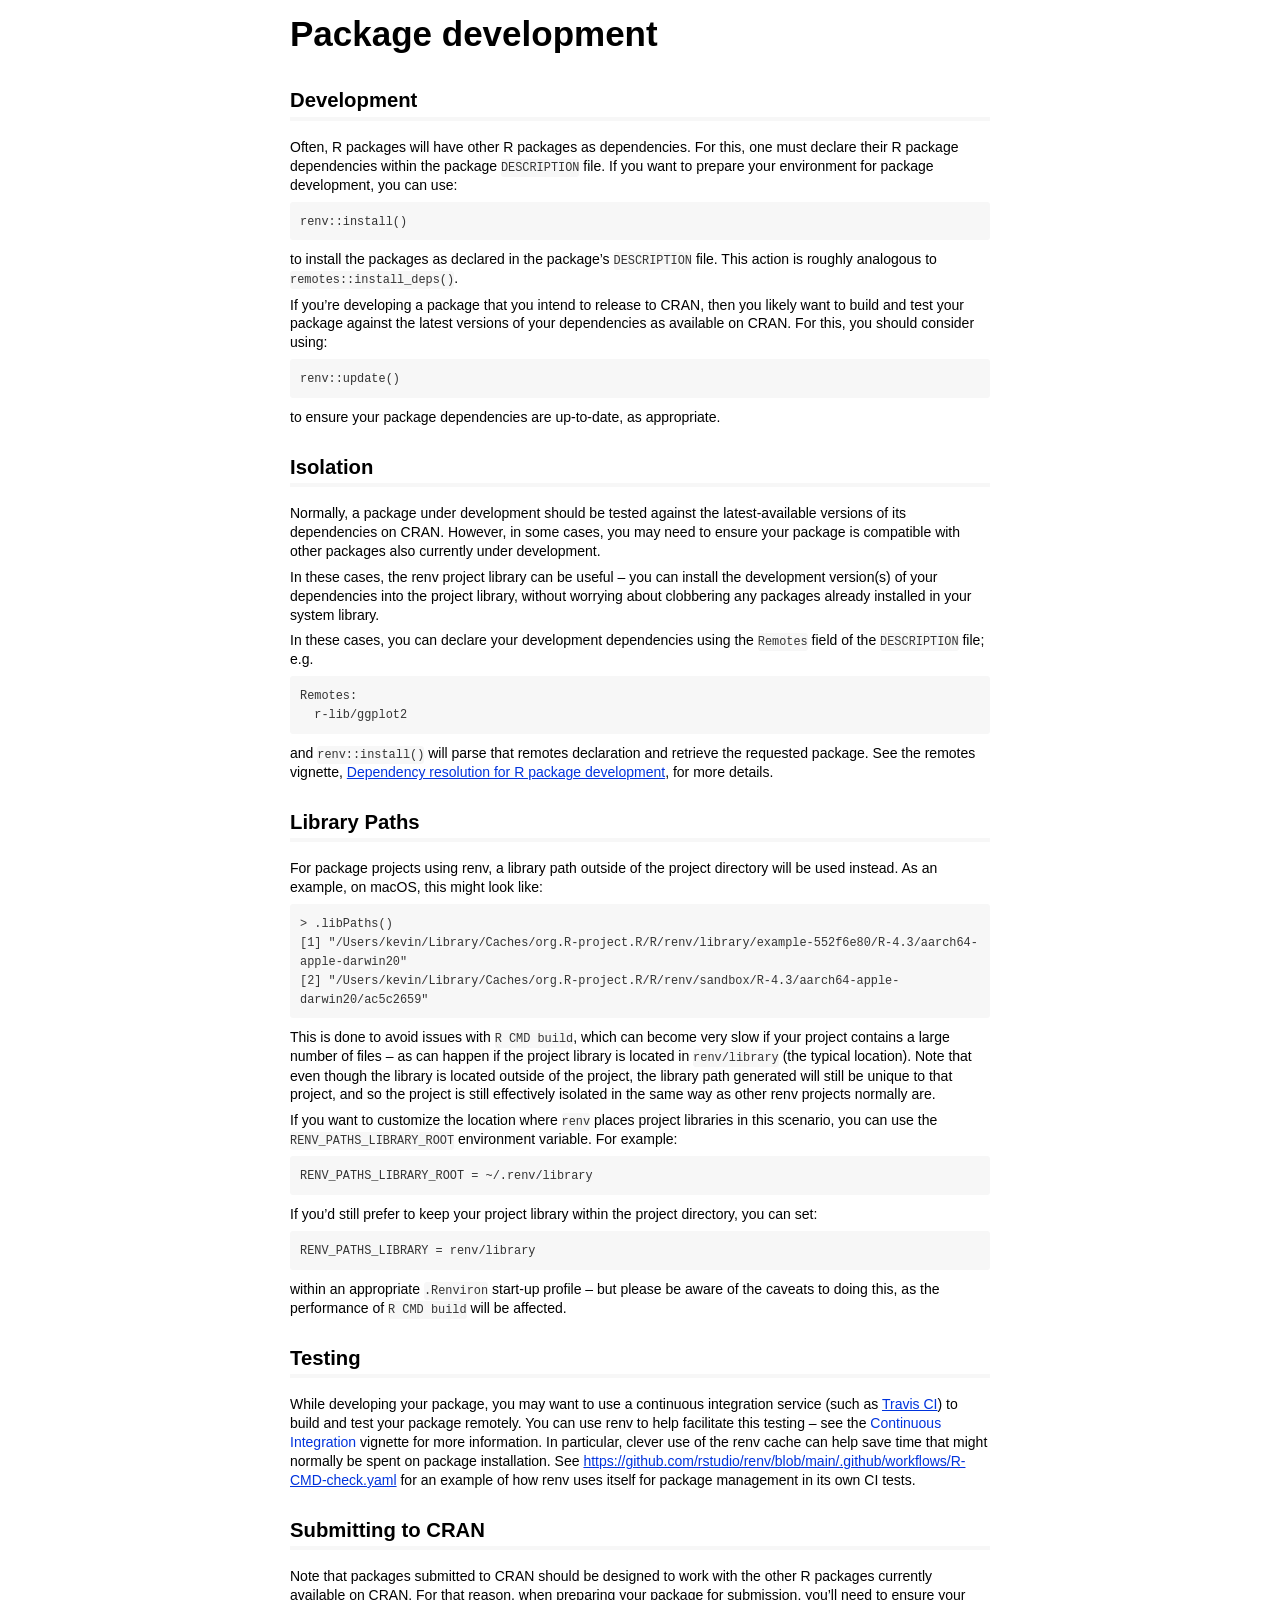
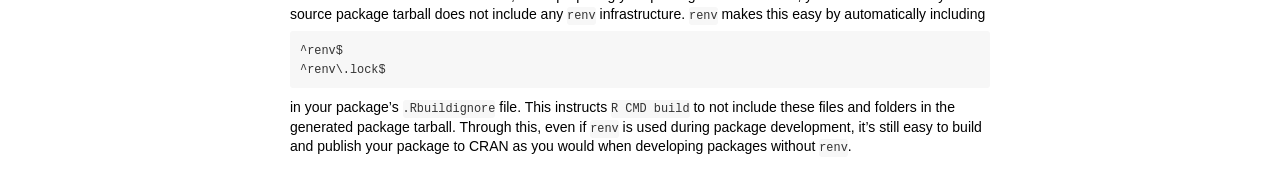
<file: renv/library/R-4.3/aarch64-apple-darwin20/renv/doc/packages.html>
<!DOCTYPE html>

<html>

<head>

<meta charset="utf-8" />
<meta name="generator" content="pandoc" />
<meta http-equiv="X-UA-Compatible" content="IE=EDGE" />

<meta name="viewport" content="width=device-width, initial-scale=1" />



<title>Package development</title>

<script>// Pandoc 2.9 adds attributes on both header and div. We remove the former (to
// be compatible with the behavior of Pandoc < 2.8).
document.addEventListener('DOMContentLoaded', function(e) {
  var hs = document.querySelectorAll("div.section[class*='level'] > :first-child");
  var i, h, a;
  for (i = 0; i < hs.length; i++) {
    h = hs[i];
    if (!/^h[1-6]$/i.test(h.tagName)) continue;  // it should be a header h1-h6
    a = h.attributes;
    while (a.length > 0) h.removeAttribute(a[0].name);
  }
});
</script>

<style type="text/css">
code{white-space: pre-wrap;}
span.smallcaps{font-variant: small-caps;}
span.underline{text-decoration: underline;}
div.column{display: inline-block; vertical-align: top; width: 50%;}
div.hanging-indent{margin-left: 1.5em; text-indent: -1.5em;}
ul.task-list{list-style: none;}
</style>







<style type="text/css">body {
background-color: #fff;
margin: 1em auto;
max-width: 700px;
overflow: visible;
padding-left: 2em;
padding-right: 2em;
font-family: "Open Sans", "Helvetica Neue", Helvetica, Arial, sans-serif;
font-size: 14px;
line-height: 1.35;
}
#TOC {
clear: both;
margin: 0 0 10px 10px;
padding: 4px;
width: 400px;
border: 1px solid #CCCCCC;
border-radius: 5px;
background-color: #f6f6f6;
font-size: 13px;
line-height: 1.3;
}
#TOC .toctitle {
font-weight: bold;
font-size: 15px;
margin-left: 5px;
}
#TOC ul {
padding-left: 40px;
margin-left: -1.5em;
margin-top: 5px;
margin-bottom: 5px;
}
#TOC ul ul {
margin-left: -2em;
}
#TOC li {
line-height: 16px;
}
table {
margin: 1em auto;
border-width: 1px;
border-color: #DDDDDD;
border-style: outset;
border-collapse: collapse;
}
table th {
border-width: 2px;
padding: 5px;
border-style: inset;
}
table td {
border-width: 1px;
border-style: inset;
line-height: 18px;
padding: 5px 5px;
}
table, table th, table td {
border-left-style: none;
border-right-style: none;
}
table thead, table tr.even {
background-color: #f7f7f7;
}
p {
margin: 0.5em 0;
}
blockquote {
background-color: #f6f6f6;
padding: 0.25em 0.75em;
}
hr {
border-style: solid;
border: none;
border-top: 1px solid #777;
margin: 28px 0;
}
dl {
margin-left: 0;
}
dl dd {
margin-bottom: 13px;
margin-left: 13px;
}
dl dt {
font-weight: bold;
}
ul {
margin-top: 0;
}
ul li {
list-style: circle outside;
}
ul ul {
margin-bottom: 0;
}
pre, code {
background-color: #f7f7f7;
border-radius: 3px;
color: #333;
white-space: pre-wrap; 
}
pre {
border-radius: 3px;
margin: 5px 0px 10px 0px;
padding: 10px;
}
pre:not([class]) {
background-color: #f7f7f7;
}
code {
font-family: Consolas, Monaco, 'Courier New', monospace;
font-size: 85%;
}
p > code, li > code {
padding: 2px 0px;
}
div.figure {
text-align: center;
}
img {
background-color: #FFFFFF;
padding: 2px;
border: 1px solid #DDDDDD;
border-radius: 3px;
border: 1px solid #CCCCCC;
margin: 0 5px;
}
h1 {
margin-top: 0;
font-size: 35px;
line-height: 40px;
}
h2 {
border-bottom: 4px solid #f7f7f7;
padding-top: 10px;
padding-bottom: 2px;
font-size: 145%;
}
h3 {
border-bottom: 2px solid #f7f7f7;
padding-top: 10px;
font-size: 120%;
}
h4 {
border-bottom: 1px solid #f7f7f7;
margin-left: 8px;
font-size: 105%;
}
h5, h6 {
border-bottom: 1px solid #ccc;
font-size: 105%;
}
a {
color: #0033dd;
text-decoration: none;
}
a:hover {
color: #6666ff; }
a:visited {
color: #800080; }
a:visited:hover {
color: #BB00BB; }
a[href^="http:"] {
text-decoration: underline; }
a[href^="https:"] {
text-decoration: underline; }

code > span.kw { color: #555; font-weight: bold; } 
code > span.dt { color: #902000; } 
code > span.dv { color: #40a070; } 
code > span.bn { color: #d14; } 
code > span.fl { color: #d14; } 
code > span.ch { color: #d14; } 
code > span.st { color: #d14; } 
code > span.co { color: #888888; font-style: italic; } 
code > span.ot { color: #007020; } 
code > span.al { color: #ff0000; font-weight: bold; } 
code > span.fu { color: #900; font-weight: bold; } 
code > span.er { color: #a61717; background-color: #e3d2d2; } 
</style>




</head>

<body>




<h1 class="title toc-ignore">Package development</h1>



<div id="development" class="section level2">
<h2>Development</h2>
<p>Often, R packages will have other R packages as dependencies. For
this, one must declare their R package dependencies within the package
<code>DESCRIPTION</code> file. If you want to prepare your environment
for package development, you can use:</p>
<pre><code>renv::install()</code></pre>
<p>to install the packages as declared in the package’s
<code>DESCRIPTION</code> file. This action is roughly analogous to
<code>remotes::install_deps()</code>.</p>
<p>If you’re developing a package that you intend to release to CRAN,
then you likely want to build and test your package against the latest
versions of your dependencies as available on CRAN. For this, you should
consider using:</p>
<pre><code>renv::update()</code></pre>
<p>to ensure your package dependencies are up-to-date, as
appropriate.</p>
</div>
<div id="isolation" class="section level2">
<h2>Isolation</h2>
<p>Normally, a package under development should be tested against the
latest-available versions of its dependencies on CRAN. However, in some
cases, you may need to ensure your package is compatible with other
packages also currently under development.</p>
<p>In these cases, the renv project library can be useful – you can
install the development version(s) of your dependencies into the project
library, without worrying about clobbering any packages already
installed in your system library.</p>
<p>In these cases, you can declare your development dependencies using
the <code>Remotes</code> field of the <code>DESCRIPTION</code> file;
e.g.</p>
<pre><code>Remotes:
  r-lib/ggplot2</code></pre>
<p>and <code>renv::install()</code> will parse that remotes declaration
and retrieve the requested package. See the remotes vignette, <a href="https://remotes.r-lib.org/articles/dependencies.html">Dependency
resolution for R package development</a>, for more details.</p>
</div>
<div id="library-paths" class="section level2">
<h2>Library Paths</h2>
<p>For package projects using renv, a library path outside of the
project directory will be used instead. As an example, on macOS, this
might look like:</p>
<pre><code>&gt; .libPaths()
[1] &quot;/Users/kevin/Library/Caches/org.R-project.R/R/renv/library/example-552f6e80/R-4.3/aarch64-apple-darwin20&quot;
[2] &quot;/Users/kevin/Library/Caches/org.R-project.R/R/renv/sandbox/R-4.3/aarch64-apple-darwin20/ac5c2659&quot;</code></pre>
<p>This is done to avoid issues with <code>R CMD build</code>, which can
become very slow if your project contains a large number of files – as
can happen if the project library is located in
<code>renv/library</code> (the typical location). Note that even though
the library is located outside of the project, the library path
generated will still be unique to that project, and so the project is
still effectively isolated in the same way as other renv projects
normally are.</p>
<p>If you want to customize the location where <code>renv</code> places
project libraries in this scenario, you can use the
<code>RENV_PATHS_LIBRARY_ROOT</code> environment variable. For
example:</p>
<pre><code>RENV_PATHS_LIBRARY_ROOT = ~/.renv/library</code></pre>
<p>If you’d still prefer to keep your project library within the project
directory, you can set:</p>
<pre><code>RENV_PATHS_LIBRARY = renv/library</code></pre>
<p>within an appropriate <code>.Renviron</code> start-up profile – but
please be aware of the caveats to doing this, as the performance of
<code>R CMD build</code> will be affected.</p>
</div>
<div id="testing" class="section level2">
<h2>Testing</h2>
<p>While developing your package, you may want to use a continuous
integration service (such as <a href="https://www.travis-ci.com">Travis
CI</a>) to build and test your package remotely. You can use renv to
help facilitate this testing – see the <a href="ci.html">Continuous
Integration</a> vignette for more information. In particular, clever use
of the renv cache can help save time that might normally be spent on
package installation. See <a href="https://github.com/rstudio/renv/blob/main/.github/workflows/R-CMD-check.yaml" class="uri">https://github.com/rstudio/renv/blob/main/.github/workflows/R-CMD-check.yaml</a>
for an example of how renv uses itself for package management in its own
CI tests.</p>
</div>
<div id="submitting-to-cran" class="section level2">
<h2>Submitting to CRAN</h2>
<p>Note that packages submitted to CRAN should be designed to work with
the other R packages currently available on CRAN. For that reason, when
preparing your package for submission, you’ll need to ensure your source
package tarball does not include any <code>renv</code> infrastructure.
<code>renv</code> makes this easy by automatically including</p>
<pre><code>^renv$
^renv\.lock$</code></pre>
<p>in your package’s <code>.Rbuildignore</code> file. This instructs
<code>R CMD build</code> to not include these files and folders in the
generated package tarball. Through this, even if <code>renv</code> is
used during package development, it’s still easy to build and publish
your package to CRAN as you would when developing packages without
<code>renv</code>.</p>
</div>



<!-- code folding -->


<!-- dynamically load mathjax for compatibility with self-contained -->
<script>
  (function () {
    var script = document.createElement("script");
    script.type = "text/javascript";
    script.src  = "https://mathjax.rstudio.com/latest/MathJax.js?config=TeX-AMS-MML_HTMLorMML";
    document.getElementsByTagName("head")[0].appendChild(script);
  })();
</script>

</body>
</html>
</file>
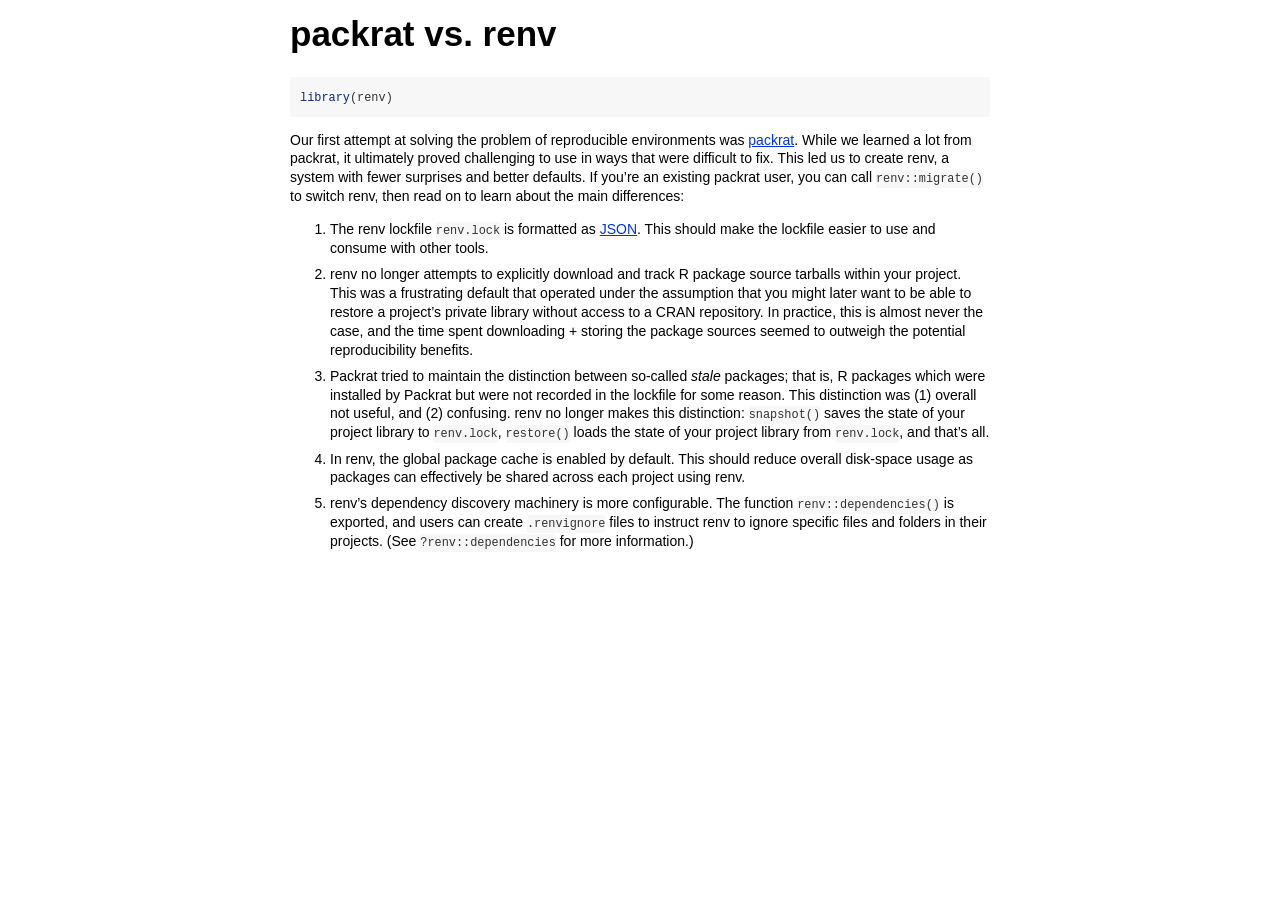
<file: renv/library/R-4.3/aarch64-apple-darwin20/renv/doc/packrat.html>
<!DOCTYPE html>

<html>

<head>

<meta charset="utf-8" />
<meta name="generator" content="pandoc" />
<meta http-equiv="X-UA-Compatible" content="IE=EDGE" />

<meta name="viewport" content="width=device-width, initial-scale=1" />



<title>packrat vs. renv</title>

<script>// Pandoc 2.9 adds attributes on both header and div. We remove the former (to
// be compatible with the behavior of Pandoc < 2.8).
document.addEventListener('DOMContentLoaded', function(e) {
  var hs = document.querySelectorAll("div.section[class*='level'] > :first-child");
  var i, h, a;
  for (i = 0; i < hs.length; i++) {
    h = hs[i];
    if (!/^h[1-6]$/i.test(h.tagName)) continue;  // it should be a header h1-h6
    a = h.attributes;
    while (a.length > 0) h.removeAttribute(a[0].name);
  }
});
</script>

<style type="text/css">
code{white-space: pre-wrap;}
span.smallcaps{font-variant: small-caps;}
span.underline{text-decoration: underline;}
div.column{display: inline-block; vertical-align: top; width: 50%;}
div.hanging-indent{margin-left: 1.5em; text-indent: -1.5em;}
ul.task-list{list-style: none;}
</style>



<style type="text/css">
code {
white-space: pre;
}
.sourceCode {
overflow: visible;
}
</style>
<style type="text/css" data-origin="pandoc">
html { -webkit-text-size-adjust: 100%; }
pre > code.sourceCode { white-space: pre; position: relative; }
pre > code.sourceCode > span { display: inline-block; line-height: 1.25; }
pre > code.sourceCode > span:empty { height: 1.2em; }
.sourceCode { overflow: visible; }
code.sourceCode > span { color: inherit; text-decoration: inherit; }
div.sourceCode { margin: 1em 0; }
pre.sourceCode { margin: 0; }
@media screen {
div.sourceCode { overflow: auto; }
}
@media print {
pre > code.sourceCode { white-space: pre-wrap; }
pre > code.sourceCode > span { text-indent: -5em; padding-left: 5em; }
}
pre.numberSource code
{ counter-reset: source-line 0; }
pre.numberSource code > span
{ position: relative; left: -4em; counter-increment: source-line; }
pre.numberSource code > span > a:first-child::before
{ content: counter(source-line);
position: relative; left: -1em; text-align: right; vertical-align: baseline;
border: none; display: inline-block;
-webkit-touch-callout: none; -webkit-user-select: none;
-khtml-user-select: none; -moz-user-select: none;
-ms-user-select: none; user-select: none;
padding: 0 4px; width: 4em;
color: #aaaaaa;
}
pre.numberSource { margin-left: 3em; border-left: 1px solid #aaaaaa; padding-left: 4px; }
div.sourceCode
{ }
@media screen {
pre > code.sourceCode > span > a:first-child::before { text-decoration: underline; }
}
code span.al { color: #ff0000; font-weight: bold; } 
code span.an { color: #60a0b0; font-weight: bold; font-style: italic; } 
code span.at { color: #7d9029; } 
code span.bn { color: #40a070; } 
code span.bu { color: #008000; } 
code span.cf { color: #007020; font-weight: bold; } 
code span.ch { color: #4070a0; } 
code span.cn { color: #880000; } 
code span.co { color: #60a0b0; font-style: italic; } 
code span.cv { color: #60a0b0; font-weight: bold; font-style: italic; } 
code span.do { color: #ba2121; font-style: italic; } 
code span.dt { color: #902000; } 
code span.dv { color: #40a070; } 
code span.er { color: #ff0000; font-weight: bold; } 
code span.ex { } 
code span.fl { color: #40a070; } 
code span.fu { color: #06287e; } 
code span.im { color: #008000; font-weight: bold; } 
code span.in { color: #60a0b0; font-weight: bold; font-style: italic; } 
code span.kw { color: #007020; font-weight: bold; } 
code span.op { color: #666666; } 
code span.ot { color: #007020; } 
code span.pp { color: #bc7a00; } 
code span.sc { color: #4070a0; } 
code span.ss { color: #bb6688; } 
code span.st { color: #4070a0; } 
code span.va { color: #19177c; } 
code span.vs { color: #4070a0; } 
code span.wa { color: #60a0b0; font-weight: bold; font-style: italic; } 
</style>
<script>
// apply pandoc div.sourceCode style to pre.sourceCode instead
(function() {
  var sheets = document.styleSheets;
  for (var i = 0; i < sheets.length; i++) {
    if (sheets[i].ownerNode.dataset["origin"] !== "pandoc") continue;
    try { var rules = sheets[i].cssRules; } catch (e) { continue; }
    var j = 0;
    while (j < rules.length) {
      var rule = rules[j];
      // check if there is a div.sourceCode rule
      if (rule.type !== rule.STYLE_RULE || rule.selectorText !== "div.sourceCode") {
        j++;
        continue;
      }
      var style = rule.style.cssText;
      // check if color or background-color is set
      if (rule.style.color === '' && rule.style.backgroundColor === '') {
        j++;
        continue;
      }
      // replace div.sourceCode by a pre.sourceCode rule
      sheets[i].deleteRule(j);
      sheets[i].insertRule('pre.sourceCode{' + style + '}', j);
    }
  }
})();
</script>




<style type="text/css">body {
background-color: #fff;
margin: 1em auto;
max-width: 700px;
overflow: visible;
padding-left: 2em;
padding-right: 2em;
font-family: "Open Sans", "Helvetica Neue", Helvetica, Arial, sans-serif;
font-size: 14px;
line-height: 1.35;
}
#TOC {
clear: both;
margin: 0 0 10px 10px;
padding: 4px;
width: 400px;
border: 1px solid #CCCCCC;
border-radius: 5px;
background-color: #f6f6f6;
font-size: 13px;
line-height: 1.3;
}
#TOC .toctitle {
font-weight: bold;
font-size: 15px;
margin-left: 5px;
}
#TOC ul {
padding-left: 40px;
margin-left: -1.5em;
margin-top: 5px;
margin-bottom: 5px;
}
#TOC ul ul {
margin-left: -2em;
}
#TOC li {
line-height: 16px;
}
table {
margin: 1em auto;
border-width: 1px;
border-color: #DDDDDD;
border-style: outset;
border-collapse: collapse;
}
table th {
border-width: 2px;
padding: 5px;
border-style: inset;
}
table td {
border-width: 1px;
border-style: inset;
line-height: 18px;
padding: 5px 5px;
}
table, table th, table td {
border-left-style: none;
border-right-style: none;
}
table thead, table tr.even {
background-color: #f7f7f7;
}
p {
margin: 0.5em 0;
}
blockquote {
background-color: #f6f6f6;
padding: 0.25em 0.75em;
}
hr {
border-style: solid;
border: none;
border-top: 1px solid #777;
margin: 28px 0;
}
dl {
margin-left: 0;
}
dl dd {
margin-bottom: 13px;
margin-left: 13px;
}
dl dt {
font-weight: bold;
}
ul {
margin-top: 0;
}
ul li {
list-style: circle outside;
}
ul ul {
margin-bottom: 0;
}
pre, code {
background-color: #f7f7f7;
border-radius: 3px;
color: #333;
white-space: pre-wrap; 
}
pre {
border-radius: 3px;
margin: 5px 0px 10px 0px;
padding: 10px;
}
pre:not([class]) {
background-color: #f7f7f7;
}
code {
font-family: Consolas, Monaco, 'Courier New', monospace;
font-size: 85%;
}
p > code, li > code {
padding: 2px 0px;
}
div.figure {
text-align: center;
}
img {
background-color: #FFFFFF;
padding: 2px;
border: 1px solid #DDDDDD;
border-radius: 3px;
border: 1px solid #CCCCCC;
margin: 0 5px;
}
h1 {
margin-top: 0;
font-size: 35px;
line-height: 40px;
}
h2 {
border-bottom: 4px solid #f7f7f7;
padding-top: 10px;
padding-bottom: 2px;
font-size: 145%;
}
h3 {
border-bottom: 2px solid #f7f7f7;
padding-top: 10px;
font-size: 120%;
}
h4 {
border-bottom: 1px solid #f7f7f7;
margin-left: 8px;
font-size: 105%;
}
h5, h6 {
border-bottom: 1px solid #ccc;
font-size: 105%;
}
a {
color: #0033dd;
text-decoration: none;
}
a:hover {
color: #6666ff; }
a:visited {
color: #800080; }
a:visited:hover {
color: #BB00BB; }
a[href^="http:"] {
text-decoration: underline; }
a[href^="https:"] {
text-decoration: underline; }

code > span.kw { color: #555; font-weight: bold; } 
code > span.dt { color: #902000; } 
code > span.dv { color: #40a070; } 
code > span.bn { color: #d14; } 
code > span.fl { color: #d14; } 
code > span.ch { color: #d14; } 
code > span.st { color: #d14; } 
code > span.co { color: #888888; font-style: italic; } 
code > span.ot { color: #007020; } 
code > span.al { color: #ff0000; font-weight: bold; } 
code > span.fu { color: #900; font-weight: bold; } 
code > span.er { color: #a61717; background-color: #e3d2d2; } 
</style>




</head>

<body>




<h1 class="title toc-ignore">packrat vs. renv</h1>



<div class="sourceCode" id="cb1"><pre class="sourceCode r"><code class="sourceCode r"><span id="cb1-1"><a href="#cb1-1" tabindex="-1"></a><span class="fu">library</span>(renv)</span></code></pre></div>
<p>Our first attempt at solving the problem of reproducible environments
was <a href="https://rstudio.github.io/packrat/">packrat</a>. While we
learned a lot from packrat, it ultimately proved challenging to use in
ways that were difficult to fix. This led us to create renv, a system
with fewer surprises and better defaults. If you’re an existing packrat
user, you can call <code>renv::migrate()</code> to switch renv, then
read on to learn about the main differences:</p>
<ol style="list-style-type: decimal">
<li><p>The renv lockfile <code>renv.lock</code> is formatted as <a href="https://www.json.org/">JSON</a>. This should make the lockfile
easier to use and consume with other tools.</p></li>
<li><p>renv no longer attempts to explicitly download and track R
package source tarballs within your project. This was a frustrating
default that operated under the assumption that you might later want to
be able to restore a project’s private library without access to a CRAN
repository. In practice, this is almost never the case, and the time
spent downloading + storing the package sources seemed to outweigh the
potential reproducibility benefits.</p></li>
<li><p>Packrat tried to maintain the distinction between so-called
<em>stale</em> packages; that is, R packages which were installed by
Packrat but were not recorded in the lockfile for some reason. This
distinction was (1) overall not useful, and (2) confusing. renv no
longer makes this distinction: <code>snapshot()</code> saves the state
of your project library to <code>renv.lock</code>,
<code>restore()</code> loads the state of your project library from
<code>renv.lock</code>, and that’s all.</p></li>
<li><p>In renv, the global package cache is enabled by default. This
should reduce overall disk-space usage as packages can effectively be
shared across each project using renv.</p></li>
<li><p>renv’s dependency discovery machinery is more configurable. The
function <code>renv::dependencies()</code> is exported, and users can
create <code>.renvignore</code> files to instruct renv to ignore
specific files and folders in their projects. (See
<code>?renv::dependencies</code> for more information.)</p></li>
</ol>



<!-- code folding -->


<!-- dynamically load mathjax for compatibility with self-contained -->
<script>
  (function () {
    var script = document.createElement("script");
    script.type = "text/javascript";
    script.src  = "https://mathjax.rstudio.com/latest/MathJax.js?config=TeX-AMS-MML_HTMLorMML";
    document.getElementsByTagName("head")[0].appendChild(script);
  })();
</script>

</body>
</html>
</file>
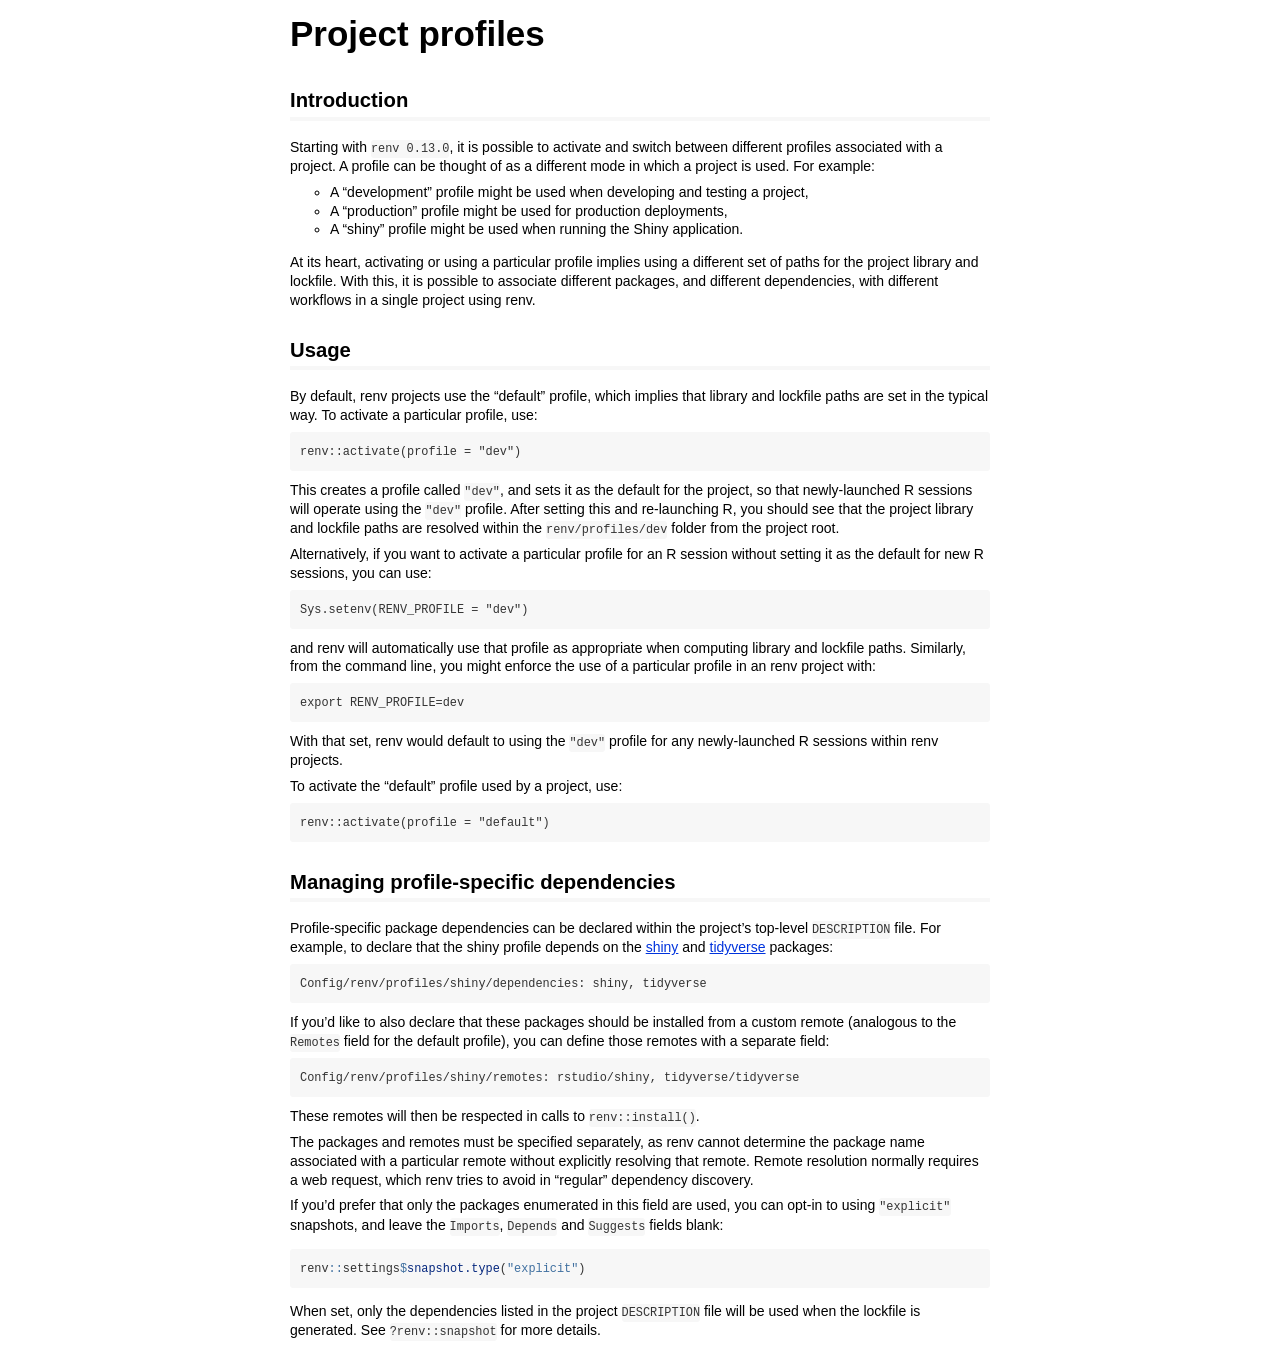
<file: renv/library/R-4.3/aarch64-apple-darwin20/renv/doc/profiles.html>
<!DOCTYPE html>

<html>

<head>

<meta charset="utf-8" />
<meta name="generator" content="pandoc" />
<meta http-equiv="X-UA-Compatible" content="IE=EDGE" />

<meta name="viewport" content="width=device-width, initial-scale=1" />



<title>Project profiles</title>

<script>// Pandoc 2.9 adds attributes on both header and div. We remove the former (to
// be compatible with the behavior of Pandoc < 2.8).
document.addEventListener('DOMContentLoaded', function(e) {
  var hs = document.querySelectorAll("div.section[class*='level'] > :first-child");
  var i, h, a;
  for (i = 0; i < hs.length; i++) {
    h = hs[i];
    if (!/^h[1-6]$/i.test(h.tagName)) continue;  // it should be a header h1-h6
    a = h.attributes;
    while (a.length > 0) h.removeAttribute(a[0].name);
  }
});
</script>

<style type="text/css">
code{white-space: pre-wrap;}
span.smallcaps{font-variant: small-caps;}
span.underline{text-decoration: underline;}
div.column{display: inline-block; vertical-align: top; width: 50%;}
div.hanging-indent{margin-left: 1.5em; text-indent: -1.5em;}
ul.task-list{list-style: none;}
</style>



<style type="text/css">
code {
white-space: pre;
}
.sourceCode {
overflow: visible;
}
</style>
<style type="text/css" data-origin="pandoc">
html { -webkit-text-size-adjust: 100%; }
pre > code.sourceCode { white-space: pre; position: relative; }
pre > code.sourceCode > span { display: inline-block; line-height: 1.25; }
pre > code.sourceCode > span:empty { height: 1.2em; }
.sourceCode { overflow: visible; }
code.sourceCode > span { color: inherit; text-decoration: inherit; }
div.sourceCode { margin: 1em 0; }
pre.sourceCode { margin: 0; }
@media screen {
div.sourceCode { overflow: auto; }
}
@media print {
pre > code.sourceCode { white-space: pre-wrap; }
pre > code.sourceCode > span { text-indent: -5em; padding-left: 5em; }
}
pre.numberSource code
{ counter-reset: source-line 0; }
pre.numberSource code > span
{ position: relative; left: -4em; counter-increment: source-line; }
pre.numberSource code > span > a:first-child::before
{ content: counter(source-line);
position: relative; left: -1em; text-align: right; vertical-align: baseline;
border: none; display: inline-block;
-webkit-touch-callout: none; -webkit-user-select: none;
-khtml-user-select: none; -moz-user-select: none;
-ms-user-select: none; user-select: none;
padding: 0 4px; width: 4em;
color: #aaaaaa;
}
pre.numberSource { margin-left: 3em; border-left: 1px solid #aaaaaa; padding-left: 4px; }
div.sourceCode
{ }
@media screen {
pre > code.sourceCode > span > a:first-child::before { text-decoration: underline; }
}
code span.al { color: #ff0000; font-weight: bold; } 
code span.an { color: #60a0b0; font-weight: bold; font-style: italic; } 
code span.at { color: #7d9029; } 
code span.bn { color: #40a070; } 
code span.bu { color: #008000; } 
code span.cf { color: #007020; font-weight: bold; } 
code span.ch { color: #4070a0; } 
code span.cn { color: #880000; } 
code span.co { color: #60a0b0; font-style: italic; } 
code span.cv { color: #60a0b0; font-weight: bold; font-style: italic; } 
code span.do { color: #ba2121; font-style: italic; } 
code span.dt { color: #902000; } 
code span.dv { color: #40a070; } 
code span.er { color: #ff0000; font-weight: bold; } 
code span.ex { } 
code span.fl { color: #40a070; } 
code span.fu { color: #06287e; } 
code span.im { color: #008000; font-weight: bold; } 
code span.in { color: #60a0b0; font-weight: bold; font-style: italic; } 
code span.kw { color: #007020; font-weight: bold; } 
code span.op { color: #666666; } 
code span.ot { color: #007020; } 
code span.pp { color: #bc7a00; } 
code span.sc { color: #4070a0; } 
code span.ss { color: #bb6688; } 
code span.st { color: #4070a0; } 
code span.va { color: #19177c; } 
code span.vs { color: #4070a0; } 
code span.wa { color: #60a0b0; font-weight: bold; font-style: italic; } 
</style>
<script>
// apply pandoc div.sourceCode style to pre.sourceCode instead
(function() {
  var sheets = document.styleSheets;
  for (var i = 0; i < sheets.length; i++) {
    if (sheets[i].ownerNode.dataset["origin"] !== "pandoc") continue;
    try { var rules = sheets[i].cssRules; } catch (e) { continue; }
    var j = 0;
    while (j < rules.length) {
      var rule = rules[j];
      // check if there is a div.sourceCode rule
      if (rule.type !== rule.STYLE_RULE || rule.selectorText !== "div.sourceCode") {
        j++;
        continue;
      }
      var style = rule.style.cssText;
      // check if color or background-color is set
      if (rule.style.color === '' && rule.style.backgroundColor === '') {
        j++;
        continue;
      }
      // replace div.sourceCode by a pre.sourceCode rule
      sheets[i].deleteRule(j);
      sheets[i].insertRule('pre.sourceCode{' + style + '}', j);
    }
  }
})();
</script>




<style type="text/css">body {
background-color: #fff;
margin: 1em auto;
max-width: 700px;
overflow: visible;
padding-left: 2em;
padding-right: 2em;
font-family: "Open Sans", "Helvetica Neue", Helvetica, Arial, sans-serif;
font-size: 14px;
line-height: 1.35;
}
#TOC {
clear: both;
margin: 0 0 10px 10px;
padding: 4px;
width: 400px;
border: 1px solid #CCCCCC;
border-radius: 5px;
background-color: #f6f6f6;
font-size: 13px;
line-height: 1.3;
}
#TOC .toctitle {
font-weight: bold;
font-size: 15px;
margin-left: 5px;
}
#TOC ul {
padding-left: 40px;
margin-left: -1.5em;
margin-top: 5px;
margin-bottom: 5px;
}
#TOC ul ul {
margin-left: -2em;
}
#TOC li {
line-height: 16px;
}
table {
margin: 1em auto;
border-width: 1px;
border-color: #DDDDDD;
border-style: outset;
border-collapse: collapse;
}
table th {
border-width: 2px;
padding: 5px;
border-style: inset;
}
table td {
border-width: 1px;
border-style: inset;
line-height: 18px;
padding: 5px 5px;
}
table, table th, table td {
border-left-style: none;
border-right-style: none;
}
table thead, table tr.even {
background-color: #f7f7f7;
}
p {
margin: 0.5em 0;
}
blockquote {
background-color: #f6f6f6;
padding: 0.25em 0.75em;
}
hr {
border-style: solid;
border: none;
border-top: 1px solid #777;
margin: 28px 0;
}
dl {
margin-left: 0;
}
dl dd {
margin-bottom: 13px;
margin-left: 13px;
}
dl dt {
font-weight: bold;
}
ul {
margin-top: 0;
}
ul li {
list-style: circle outside;
}
ul ul {
margin-bottom: 0;
}
pre, code {
background-color: #f7f7f7;
border-radius: 3px;
color: #333;
white-space: pre-wrap; 
}
pre {
border-radius: 3px;
margin: 5px 0px 10px 0px;
padding: 10px;
}
pre:not([class]) {
background-color: #f7f7f7;
}
code {
font-family: Consolas, Monaco, 'Courier New', monospace;
font-size: 85%;
}
p > code, li > code {
padding: 2px 0px;
}
div.figure {
text-align: center;
}
img {
background-color: #FFFFFF;
padding: 2px;
border: 1px solid #DDDDDD;
border-radius: 3px;
border: 1px solid #CCCCCC;
margin: 0 5px;
}
h1 {
margin-top: 0;
font-size: 35px;
line-height: 40px;
}
h2 {
border-bottom: 4px solid #f7f7f7;
padding-top: 10px;
padding-bottom: 2px;
font-size: 145%;
}
h3 {
border-bottom: 2px solid #f7f7f7;
padding-top: 10px;
font-size: 120%;
}
h4 {
border-bottom: 1px solid #f7f7f7;
margin-left: 8px;
font-size: 105%;
}
h5, h6 {
border-bottom: 1px solid #ccc;
font-size: 105%;
}
a {
color: #0033dd;
text-decoration: none;
}
a:hover {
color: #6666ff; }
a:visited {
color: #800080; }
a:visited:hover {
color: #BB00BB; }
a[href^="http:"] {
text-decoration: underline; }
a[href^="https:"] {
text-decoration: underline; }

code > span.kw { color: #555; font-weight: bold; } 
code > span.dt { color: #902000; } 
code > span.dv { color: #40a070; } 
code > span.bn { color: #d14; } 
code > span.fl { color: #d14; } 
code > span.ch { color: #d14; } 
code > span.st { color: #d14; } 
code > span.co { color: #888888; font-style: italic; } 
code > span.ot { color: #007020; } 
code > span.al { color: #ff0000; font-weight: bold; } 
code > span.fu { color: #900; font-weight: bold; } 
code > span.er { color: #a61717; background-color: #e3d2d2; } 
</style>




</head>

<body>




<h1 class="title toc-ignore">Project profiles</h1>



<div id="introduction" class="section level2">
<h2>Introduction</h2>
<p>Starting with <code>renv 0.13.0</code>, it is possible to activate
and switch between different profiles associated with a project. A
profile can be thought of as a different mode in which a project is
used. For example:</p>
<ul>
<li>A “development” profile might be used when developing and testing a
project,</li>
<li>A “production” profile might be used for production
deployments,</li>
<li>A “shiny” profile might be used when running the Shiny
application.</li>
</ul>
<p>At its heart, activating or using a particular profile implies using
a different set of paths for the project library and lockfile. With
this, it is possible to associate different packages, and different
dependencies, with different workflows in a single project using
renv.</p>
</div>
<div id="usage" class="section level2">
<h2>Usage</h2>
<p>By default, renv projects use the “default” profile, which implies
that library and lockfile paths are set in the typical way. To activate
a particular profile, use:</p>
<pre><code>renv::activate(profile = &quot;dev&quot;)</code></pre>
<p>This creates a profile called <code>&quot;dev&quot;</code>, and sets it as the
default for the project, so that newly-launched R sessions will operate
using the <code>&quot;dev&quot;</code> profile. After setting this and
re-launching R, you should see that the project library and lockfile
paths are resolved within the <code>renv/profiles/dev</code> folder from
the project root.</p>
<p>Alternatively, if you want to activate a particular profile for an R
session without setting it as the default for new R sessions, you can
use:</p>
<pre><code>Sys.setenv(RENV_PROFILE = &quot;dev&quot;)</code></pre>
<p>and renv will automatically use that profile as appropriate when
computing library and lockfile paths. Similarly, from the command line,
you might enforce the use of a particular profile in an renv project
with:</p>
<pre><code>export RENV_PROFILE=dev</code></pre>
<p>With that set, renv would default to using the <code>&quot;dev&quot;</code>
profile for any newly-launched R sessions within renv projects.</p>
<p>To activate the “default” profile used by a project, use:</p>
<pre><code>renv::activate(profile = &quot;default&quot;)</code></pre>
</div>
<div id="managing-profile-specific-dependencies" class="section level2">
<h2>Managing profile-specific dependencies</h2>
<p>Profile-specific package dependencies can be declared within the
project’s top-level <code>DESCRIPTION</code> file. For example, to
declare that the shiny profile depends on the <a href="https://shiny.posit.co/">shiny</a> and <a href="https://www.tidyverse.org/">tidyverse</a> packages:</p>
<pre><code>Config/renv/profiles/shiny/dependencies: shiny, tidyverse</code></pre>
<p>If you’d like to also declare that these packages should be installed
from a custom remote (analogous to the <code>Remotes</code> field for
the default profile), you can define those remotes with a separate
field:</p>
<pre><code>Config/renv/profiles/shiny/remotes: rstudio/shiny, tidyverse/tidyverse</code></pre>
<p>These remotes will then be respected in calls to
<code>renv::install()</code>.</p>
<p>The packages and remotes must be specified separately, as renv cannot
determine the package name associated with a particular remote without
explicitly resolving that remote. Remote resolution normally requires a
web request, which renv tries to avoid in “regular” dependency
discovery.</p>
<p>If you’d prefer that only the packages enumerated in this field are
used, you can opt-in to using <code>&quot;explicit&quot;</code> snapshots, and
leave the <code>Imports</code>, <code>Depends</code> and
<code>Suggests</code> fields blank:</p>
<div class="sourceCode" id="cb7"><pre class="sourceCode r"><code class="sourceCode r"><span id="cb7-1"><a href="#cb7-1" tabindex="-1"></a>renv<span class="sc">::</span>settings<span class="sc">$</span><span class="fu">snapshot.type</span>(<span class="st">&quot;explicit&quot;</span>)</span></code></pre></div>
<p>When set, only the dependencies listed in the project
<code>DESCRIPTION</code> file will be used when the lockfile is
generated. See <code>?renv::snapshot</code> for more details.</p>
</div>



<!-- code folding -->


<!-- dynamically load mathjax for compatibility with self-contained -->
<script>
  (function () {
    var script = document.createElement("script");
    script.type = "text/javascript";
    script.src  = "https://mathjax.rstudio.com/latest/MathJax.js?config=TeX-AMS-MML_HTMLorMML";
    document.getElementsByTagName("head")[0].appendChild(script);
  })();
</script>

</body>
</html>
</file>
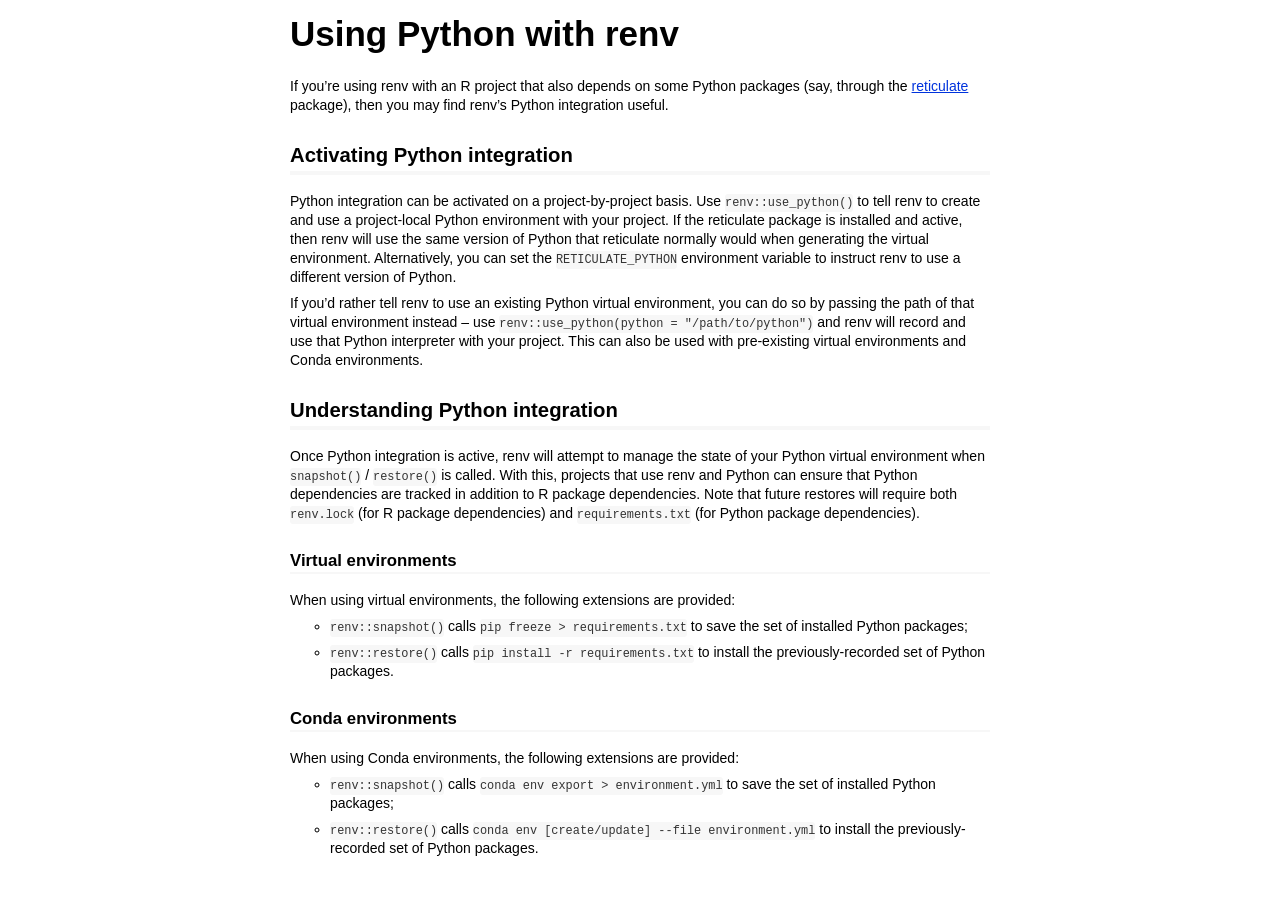
<file: renv/library/R-4.3/aarch64-apple-darwin20/renv/doc/python.html>
<!DOCTYPE html>

<html>

<head>

<meta charset="utf-8" />
<meta name="generator" content="pandoc" />
<meta http-equiv="X-UA-Compatible" content="IE=EDGE" />

<meta name="viewport" content="width=device-width, initial-scale=1" />



<title>Using Python with renv</title>

<script>// Pandoc 2.9 adds attributes on both header and div. We remove the former (to
// be compatible with the behavior of Pandoc < 2.8).
document.addEventListener('DOMContentLoaded', function(e) {
  var hs = document.querySelectorAll("div.section[class*='level'] > :first-child");
  var i, h, a;
  for (i = 0; i < hs.length; i++) {
    h = hs[i];
    if (!/^h[1-6]$/i.test(h.tagName)) continue;  // it should be a header h1-h6
    a = h.attributes;
    while (a.length > 0) h.removeAttribute(a[0].name);
  }
});
</script>

<style type="text/css">
code{white-space: pre-wrap;}
span.smallcaps{font-variant: small-caps;}
span.underline{text-decoration: underline;}
div.column{display: inline-block; vertical-align: top; width: 50%;}
div.hanging-indent{margin-left: 1.5em; text-indent: -1.5em;}
ul.task-list{list-style: none;}
</style>







<style type="text/css">body {
background-color: #fff;
margin: 1em auto;
max-width: 700px;
overflow: visible;
padding-left: 2em;
padding-right: 2em;
font-family: "Open Sans", "Helvetica Neue", Helvetica, Arial, sans-serif;
font-size: 14px;
line-height: 1.35;
}
#TOC {
clear: both;
margin: 0 0 10px 10px;
padding: 4px;
width: 400px;
border: 1px solid #CCCCCC;
border-radius: 5px;
background-color: #f6f6f6;
font-size: 13px;
line-height: 1.3;
}
#TOC .toctitle {
font-weight: bold;
font-size: 15px;
margin-left: 5px;
}
#TOC ul {
padding-left: 40px;
margin-left: -1.5em;
margin-top: 5px;
margin-bottom: 5px;
}
#TOC ul ul {
margin-left: -2em;
}
#TOC li {
line-height: 16px;
}
table {
margin: 1em auto;
border-width: 1px;
border-color: #DDDDDD;
border-style: outset;
border-collapse: collapse;
}
table th {
border-width: 2px;
padding: 5px;
border-style: inset;
}
table td {
border-width: 1px;
border-style: inset;
line-height: 18px;
padding: 5px 5px;
}
table, table th, table td {
border-left-style: none;
border-right-style: none;
}
table thead, table tr.even {
background-color: #f7f7f7;
}
p {
margin: 0.5em 0;
}
blockquote {
background-color: #f6f6f6;
padding: 0.25em 0.75em;
}
hr {
border-style: solid;
border: none;
border-top: 1px solid #777;
margin: 28px 0;
}
dl {
margin-left: 0;
}
dl dd {
margin-bottom: 13px;
margin-left: 13px;
}
dl dt {
font-weight: bold;
}
ul {
margin-top: 0;
}
ul li {
list-style: circle outside;
}
ul ul {
margin-bottom: 0;
}
pre, code {
background-color: #f7f7f7;
border-radius: 3px;
color: #333;
white-space: pre-wrap; 
}
pre {
border-radius: 3px;
margin: 5px 0px 10px 0px;
padding: 10px;
}
pre:not([class]) {
background-color: #f7f7f7;
}
code {
font-family: Consolas, Monaco, 'Courier New', monospace;
font-size: 85%;
}
p > code, li > code {
padding: 2px 0px;
}
div.figure {
text-align: center;
}
img {
background-color: #FFFFFF;
padding: 2px;
border: 1px solid #DDDDDD;
border-radius: 3px;
border: 1px solid #CCCCCC;
margin: 0 5px;
}
h1 {
margin-top: 0;
font-size: 35px;
line-height: 40px;
}
h2 {
border-bottom: 4px solid #f7f7f7;
padding-top: 10px;
padding-bottom: 2px;
font-size: 145%;
}
h3 {
border-bottom: 2px solid #f7f7f7;
padding-top: 10px;
font-size: 120%;
}
h4 {
border-bottom: 1px solid #f7f7f7;
margin-left: 8px;
font-size: 105%;
}
h5, h6 {
border-bottom: 1px solid #ccc;
font-size: 105%;
}
a {
color: #0033dd;
text-decoration: none;
}
a:hover {
color: #6666ff; }
a:visited {
color: #800080; }
a:visited:hover {
color: #BB00BB; }
a[href^="http:"] {
text-decoration: underline; }
a[href^="https:"] {
text-decoration: underline; }

code > span.kw { color: #555; font-weight: bold; } 
code > span.dt { color: #902000; } 
code > span.dv { color: #40a070; } 
code > span.bn { color: #d14; } 
code > span.fl { color: #d14; } 
code > span.ch { color: #d14; } 
code > span.st { color: #d14; } 
code > span.co { color: #888888; font-style: italic; } 
code > span.ot { color: #007020; } 
code > span.al { color: #ff0000; font-weight: bold; } 
code > span.fu { color: #900; font-weight: bold; } 
code > span.er { color: #a61717; background-color: #e3d2d2; } 
</style>




</head>

<body>




<h1 class="title toc-ignore">Using Python with renv</h1>



<p>If you’re using renv with an R project that also depends on some
Python packages (say, through the <a href="https://rstudio.github.io/reticulate/">reticulate</a> package),
then you may find renv’s Python integration useful.</p>
<div id="activating-python-integration" class="section level2">
<h2>Activating Python integration</h2>
<p>Python integration can be activated on a project-by-project basis.
Use <code>renv::use_python()</code> to tell renv to create and use a
project-local Python environment with your project. If the reticulate
package is installed and active, then renv will use the same version of
Python that reticulate normally would when generating the virtual
environment. Alternatively, you can set the
<code>RETICULATE_PYTHON</code> environment variable to instruct renv to
use a different version of Python.</p>
<p>If you’d rather tell renv to use an existing Python virtual
environment, you can do so by passing the path of that virtual
environment instead – use
<code>renv::use_python(python = &quot;/path/to/python&quot;)</code> and renv will
record and use that Python interpreter with your project. This can also
be used with pre-existing virtual environments and Conda
environments.</p>
</div>
<div id="understanding-python-integration" class="section level2">
<h2>Understanding Python integration</h2>
<p>Once Python integration is active, renv will attempt to manage the
state of your Python virtual environment when <code>snapshot()</code> /
<code>restore()</code> is called. With this, projects that use renv and
Python can ensure that Python dependencies are tracked in addition to R
package dependencies. Note that future restores will require both
<code>renv.lock</code> (for R package dependencies) and
<code>requirements.txt</code> (for Python package dependencies).</p>
<div id="virtual-environments" class="section level3">
<h3>Virtual environments</h3>
<p>When using virtual environments, the following extensions are
provided:</p>
<ul>
<li><p><code>renv::snapshot()</code> calls
<code>pip freeze &gt; requirements.txt</code> to save the set of
installed Python packages;</p></li>
<li><p><code>renv::restore()</code> calls
<code>pip install -r requirements.txt</code> to install the
previously-recorded set of Python packages.</p></li>
</ul>
</div>
<div id="conda-environments" class="section level3">
<h3>Conda environments</h3>
<p>When using Conda environments, the following extensions are
provided:</p>
<ul>
<li><p><code>renv::snapshot()</code> calls
<code>conda env export &gt; environment.yml</code> to save the set of
installed Python packages;</p></li>
<li><p><code>renv::restore()</code> calls
<code>conda env [create/update] --file environment.yml</code> to install
the previously-recorded set of Python packages.</p></li>
</ul>
</div>
</div>



<!-- code folding -->


<!-- dynamically load mathjax for compatibility with self-contained -->
<script>
  (function () {
    var script = document.createElement("script");
    script.type = "text/javascript";
    script.src  = "https://mathjax.rstudio.com/latest/MathJax.js?config=TeX-AMS-MML_HTMLorMML";
    document.getElementsByTagName("head")[0].appendChild(script);
  })();
</script>

</body>
</html>
</file>
<file: site_libs/quarto-html/tippy.css>
.tippy-box[data-animation=fade][data-state=hidden]{opacity:0}[data-tippy-root]{max-width:calc(100vw - 10px)}.tippy-box{position:relative;background-color:#333;color:#fff;border-radius:4px;font-size:14px;line-height:1.4;white-space:normal;outline:0;transition-property:transform,visibility,opacity}.tippy-box[data-placement^=top]>.tippy-arrow{bottom:0}.tippy-box[data-placement^=top]>.tippy-arrow:before{bottom:-7px;left:0;border-width:8px 8px 0;border-top-color:initial;transform-origin:center top}.tippy-box[data-placement^=bottom]>.tippy-arrow{top:0}.tippy-box[data-placement^=bottom]>.tippy-arrow:before{top:-7px;left:0;border-width:0 8px 8px;border-bottom-color:initial;transform-origin:center bottom}.tippy-box[data-placement^=left]>.tippy-arrow{right:0}.tippy-box[data-placement^=left]>.tippy-arrow:before{border-width:8px 0 8px 8px;border-left-color:initial;right:-7px;transform-origin:center left}.tippy-box[data-placement^=right]>.tippy-arrow{left:0}.tippy-box[data-placement^=right]>.tippy-arrow:before{left:-7px;border-width:8px 8px 8px 0;border-right-color:initial;transform-origin:center right}.tippy-box[data-inertia][data-state=visible]{transition-timing-function:cubic-bezier(.54,1.5,.38,1.11)}.tippy-arrow{width:16px;height:16px;color:#333}.tippy-arrow:before{content:"";position:absolute;border-color:transparent;border-style:solid}.tippy-content{position:relative;padding:5px 9px;z-index:1}
</file>
<file: site_libs/quarto-html/quarto-syntax-highlighting.css>
/* quarto syntax highlight colors */
:root {
  --quarto-hl-ot-color: #003B4F;
  --quarto-hl-at-color: #657422;
  --quarto-hl-ss-color: #20794D;
  --quarto-hl-an-color: #5E5E5E;
  --quarto-hl-fu-color: #4758AB;
  --quarto-hl-st-color: #20794D;
  --quarto-hl-cf-color: #003B4F;
  --quarto-hl-op-color: #5E5E5E;
  --quarto-hl-er-color: #AD0000;
  --quarto-hl-bn-color: #AD0000;
  --quarto-hl-al-color: #AD0000;
  --quarto-hl-va-color: #111111;
  --quarto-hl-bu-color: inherit;
  --quarto-hl-ex-color: inherit;
  --quarto-hl-pp-color: #AD0000;
  --quarto-hl-in-color: #5E5E5E;
  --quarto-hl-vs-color: #20794D;
  --quarto-hl-wa-color: #5E5E5E;
  --quarto-hl-do-color: #5E5E5E;
  --quarto-hl-im-color: #00769E;
  --quarto-hl-ch-color: #20794D;
  --quarto-hl-dt-color: #AD0000;
  --quarto-hl-fl-color: #AD0000;
  --quarto-hl-co-color: #5E5E5E;
  --quarto-hl-cv-color: #5E5E5E;
  --quarto-hl-cn-color: #8f5902;
  --quarto-hl-sc-color: #5E5E5E;
  --quarto-hl-dv-color: #AD0000;
  --quarto-hl-kw-color: #003B4F;
}

/* other quarto variables */
:root {
  --quarto-font-monospace: SFMono-Regular, Menlo, Monaco, Consolas, "Liberation Mono", "Courier New", monospace;
}

pre > code.sourceCode > span {
  color: #003B4F;
}

code span {
  color: #003B4F;
}

code.sourceCode > span {
  color: #003B4F;
}

div.sourceCode,
div.sourceCode pre.sourceCode {
  color: #003B4F;
}

code span.ot {
  color: #003B4F;
  font-style: inherit;
}

code span.at {
  color: #657422;
  font-style: inherit;
}

code span.ss {
  color: #20794D;
  font-style: inherit;
}

code span.an {
  color: #5E5E5E;
  font-style: inherit;
}

code span.fu {
  color: #4758AB;
  font-style: inherit;
}

code span.st {
  color: #20794D;
  font-style: inherit;
}

code span.cf {
  color: #003B4F;
  font-style: inherit;
}

code span.op {
  color: #5E5E5E;
  font-style: inherit;
}

code span.er {
  color: #AD0000;
  font-style: inherit;
}

code span.bn {
  color: #AD0000;
  font-style: inherit;
}

code span.al {
  color: #AD0000;
  font-style: inherit;
}

code span.va {
  color: #111111;
  font-style: inherit;
}

code span.bu {
  font-style: inherit;
}

code span.ex {
  font-style: inherit;
}

code span.pp {
  color: #AD0000;
  font-style: inherit;
}

code span.in {
  color: #5E5E5E;
  font-style: inherit;
}

code span.vs {
  color: #20794D;
  font-style: inherit;
}

code span.wa {
  color: #5E5E5E;
  font-style: italic;
}

code span.do {
  color: #5E5E5E;
  font-style: italic;
}

code span.im {
  color: #00769E;
  font-style: inherit;
}

code span.ch {
  color: #20794D;
  font-style: inherit;
}

code span.dt {
  color: #AD0000;
  font-style: inherit;
}

code span.fl {
  color: #AD0000;
  font-style: inherit;
}

code span.co {
  color: #5E5E5E;
  font-style: inherit;
}

code span.cv {
  color: #5E5E5E;
  font-style: italic;
}

code span.cn {
  color: #8f5902;
  font-style: inherit;
}

code span.sc {
  color: #5E5E5E;
  font-style: inherit;
}

code span.dv {
  color: #AD0000;
  font-style: inherit;
}

code span.kw {
  color: #003B4F;
  font-style: inherit;
}

.prevent-inlining {
  content: "</";
}

/*# sourceMappingURL=debc5d5d77c3f9108843748ff7464032.css.map */
</file>
<file: styles.css>
/* css styles */

/* Base link style (text only) */
main a {
  color: #1a365d;          /* blue link */
  text-decoration: none;
  padding: 0.05em 0.15em;  /* tiny padding so highlight looks intentional */
  border-radius: 0.2em;
  transition: background-color 0.15s ease, color 0.15s ease;
}

/* Hover highlight */
main a:hover {
  background-color: #e2ecf6; /* light blue highlight */
  color: #1a365d;
}
</file>
